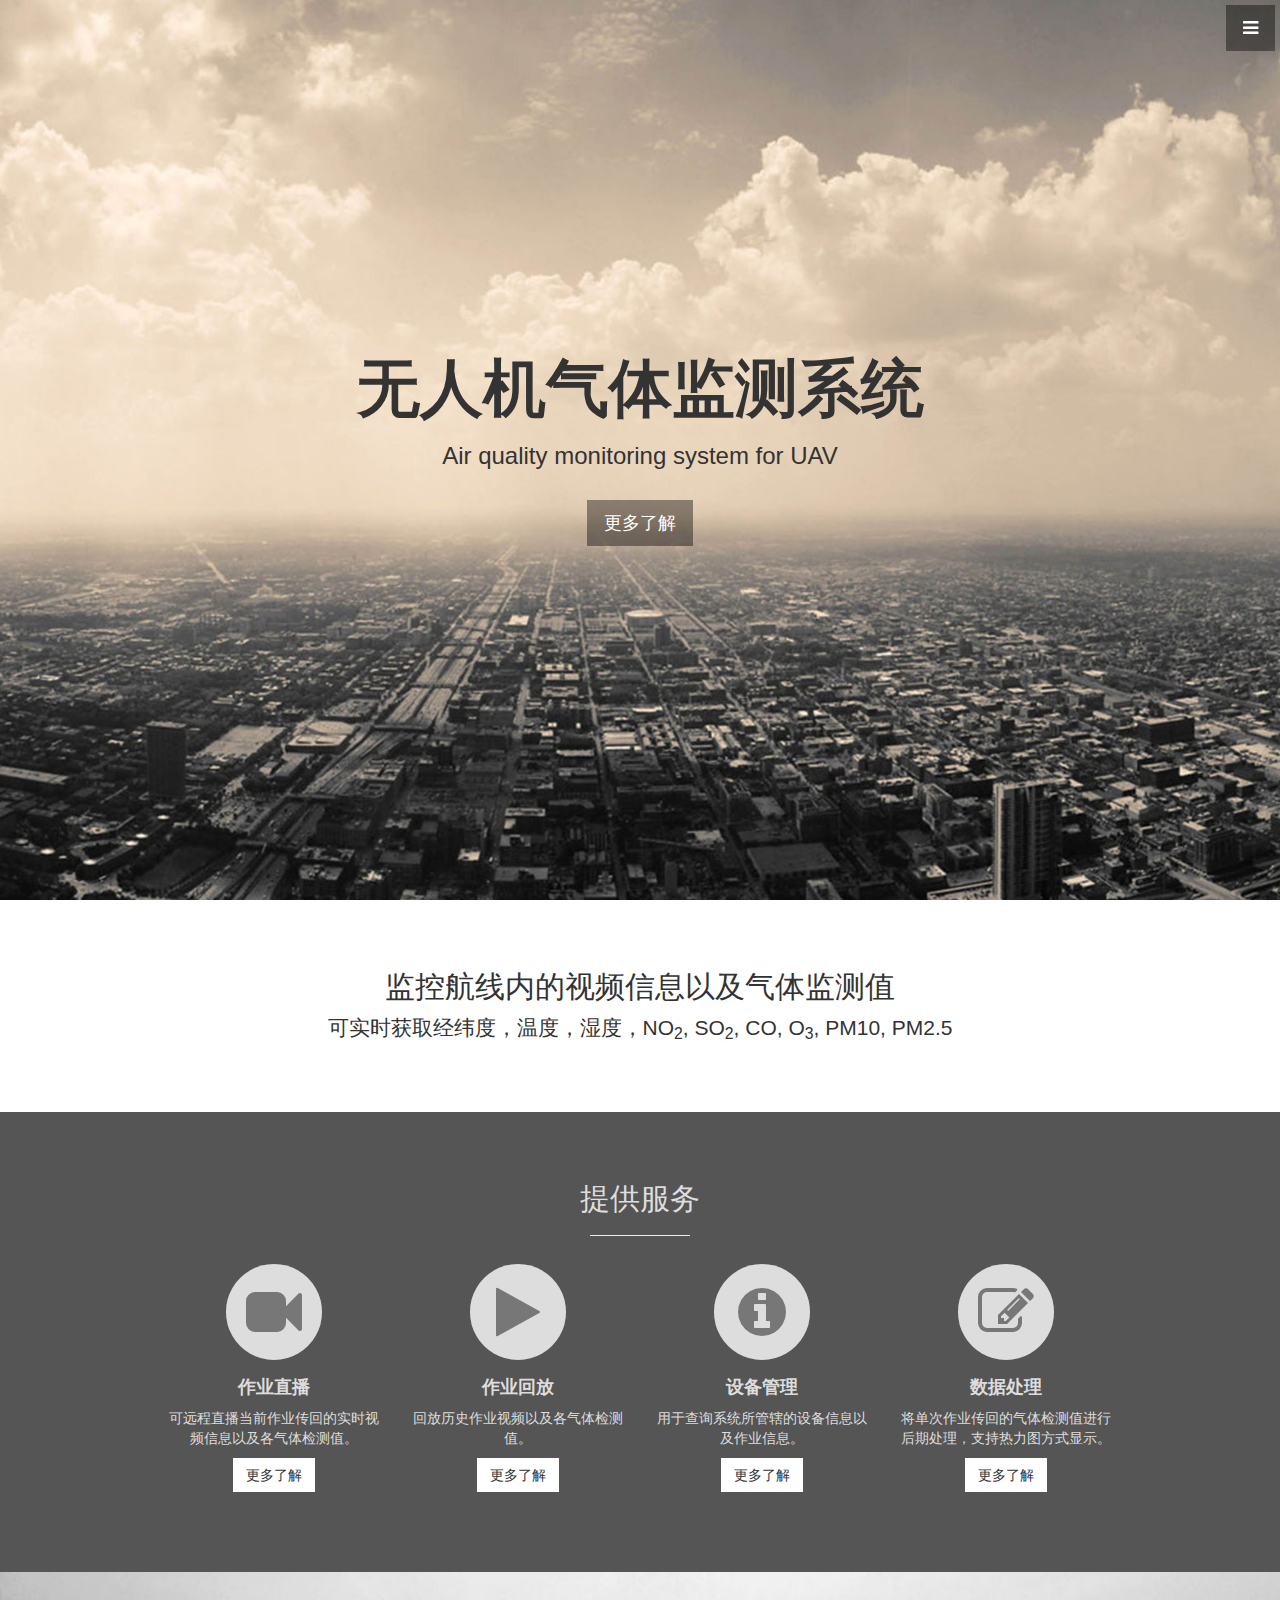
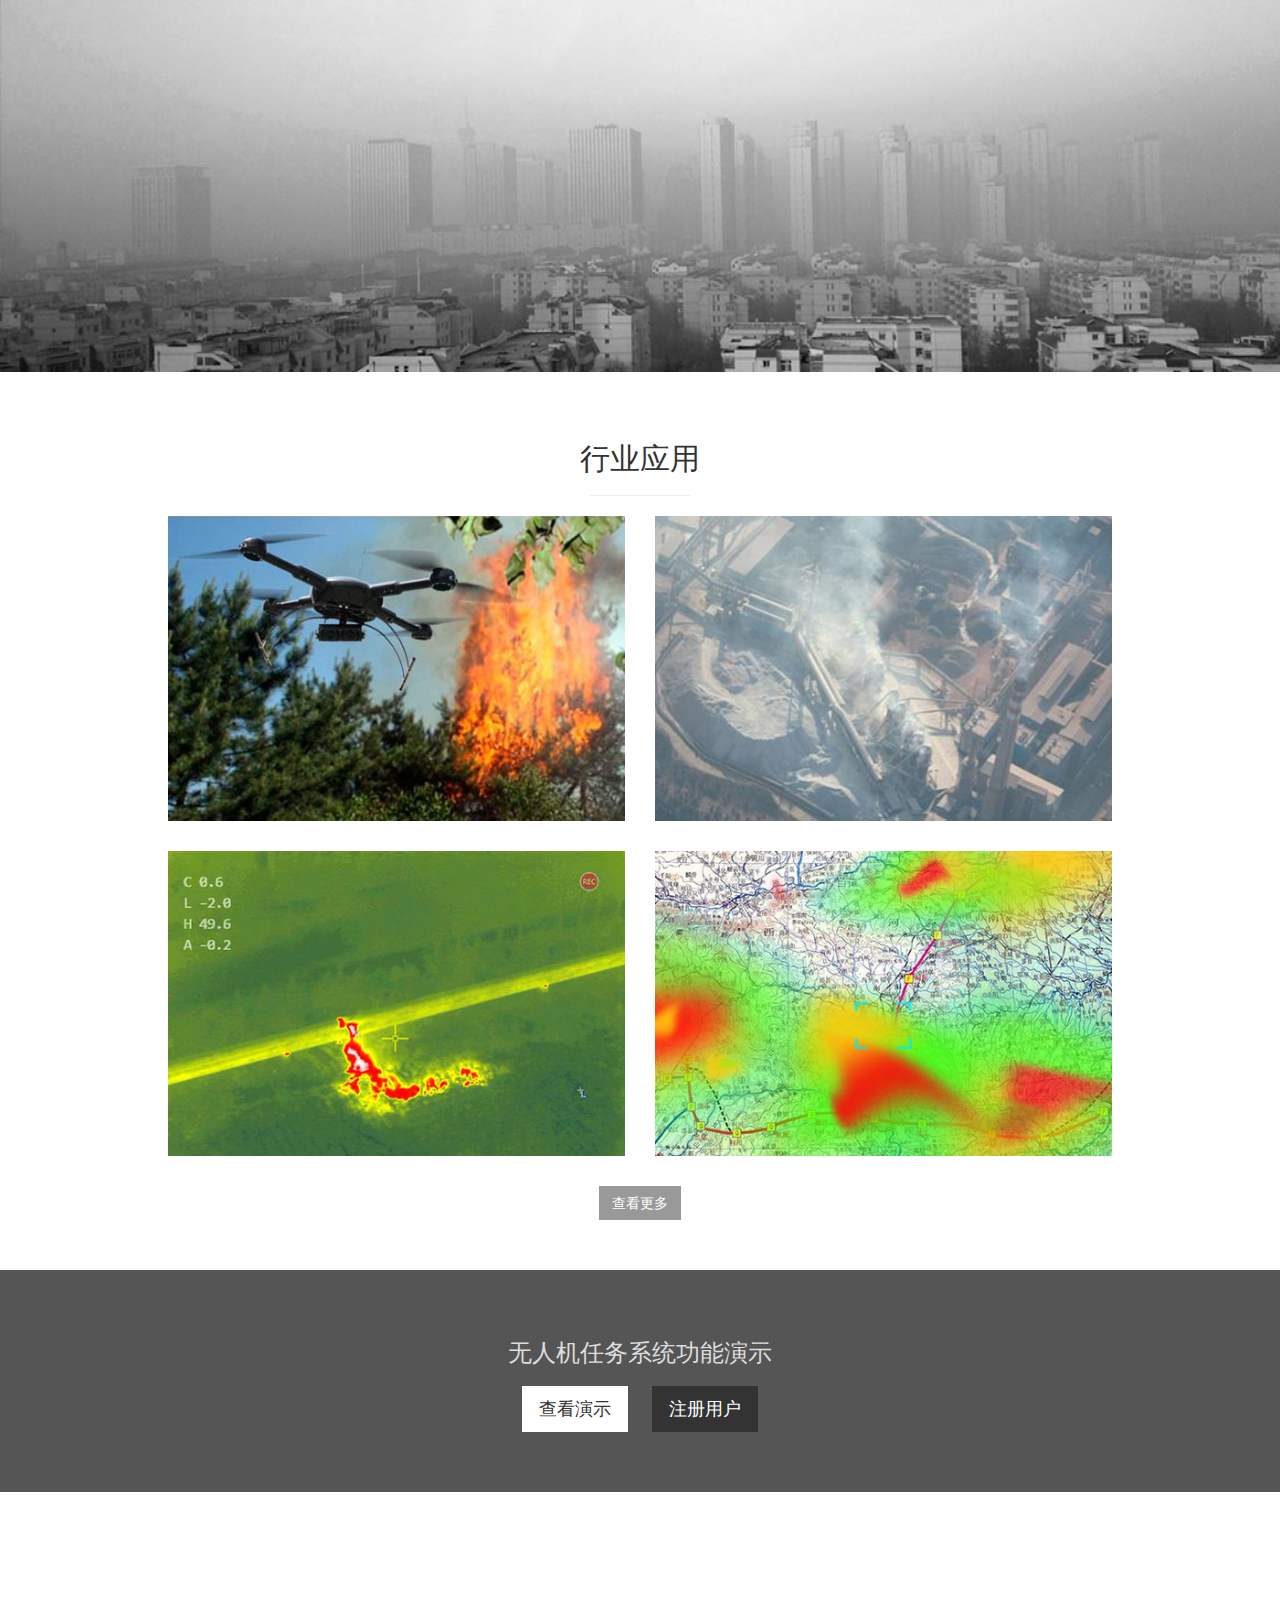
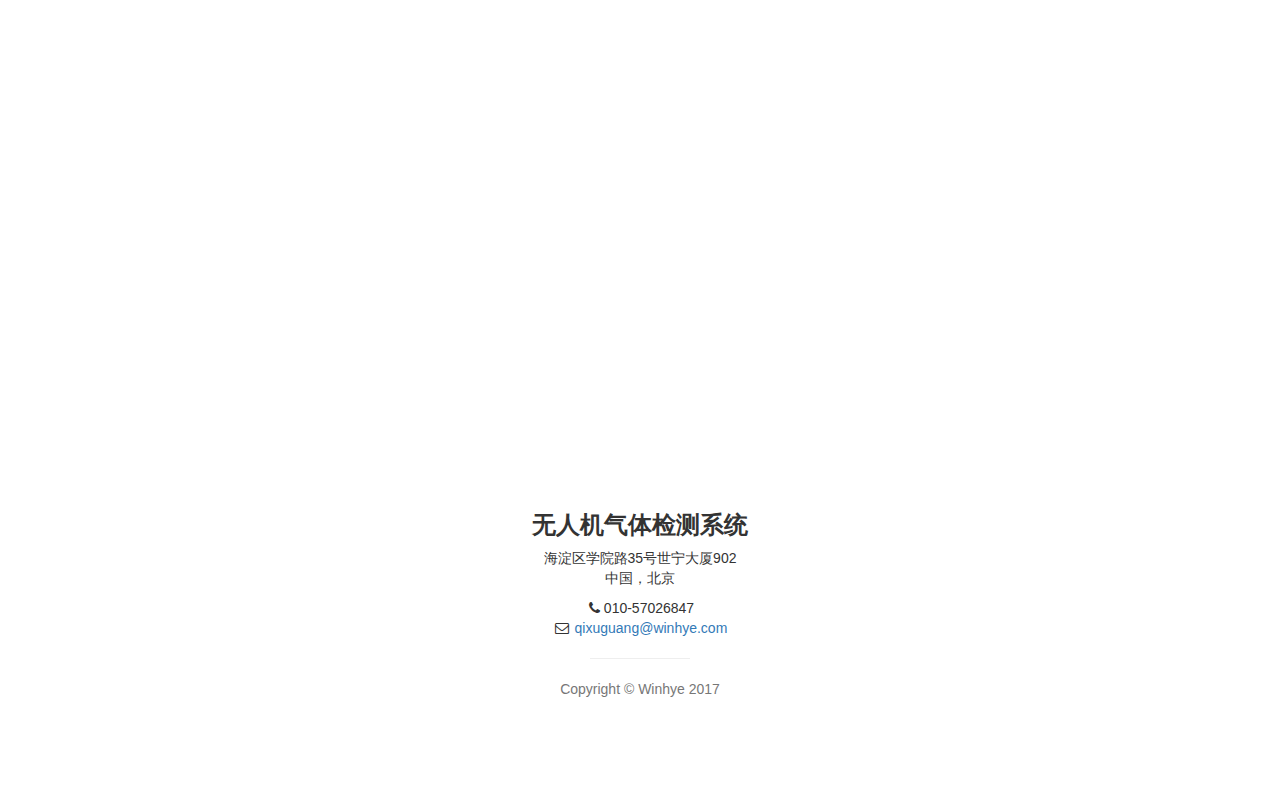
<file: app/static/index.html>
<!DOCTYPE html>
<html lang="zh_CN">

<head>
    <meta charset="utf-8">
    <meta http-equiv="X-UA-Compatible" content="IE=edge">
    <meta name="viewport" content="width=device-width, initial-scale=1">
    <meta name="author" content="helyao">
    <link rel="shortcut icon" type="image/x-icon" href="img/favicon.ico" >
    <script type="text/javascript" src="http://api.map.baidu.com/api?v=2.0&ak=uvgKc03uCSDsZXEdEjT1PaG4rPPVkm1W"></script>

    <style type="text/css">
        .bg-gray {
            color: #ddd;
            background-color: #555;
        }
        .text-gray {
            color: #777;
        }
    </style>
    <title>无人机气体监测</title>

    <link href="css/bootstrap.min.css" rel="stylesheet">
    <link href="css/stylish-portfolio.css" rel="stylesheet">

    <!-- Custom Fonts -->
    <link href="font-awesome/css/font-awesome.min.css" rel="stylesheet" type="text/css">
    <!--<link href="https://fonts.googleapis.com/css?family=Source+Sans+Pro:300,400,700,300italic,400italic,700italic" rel="stylesheet" type="text/css">-->

    <!-- HTML5 Shim and Respond.js IE8 support of HTML5 elements and media queries -->
    <!-- WARNING: Respond.js doesn't work if you view the page via file:// -->
    <!--[if lt IE 9]>
        <script src="https://oss.maxcdn.com/libs/html5shiv/3.7.0/html5shiv.js"></script>
        <script src="https://oss.maxcdn.com/libs/respond.js/1.4.2/respond.min.js"></script>
    <![endif]-->

</head>

<body>

    <!-- Navigation -->
    <a id="menu-toggle" href="#" class="btn btn-dark btn-lg toggle"><i class="fa fa-bars"></i></a>
    <nav id="sidebar-wrapper">
        <ul class="sidebar-nav">
            <a id="menu-close" href="#" class="btn btn-light btn-lg pull-right toggle"><i class="fa fa-times"></i></a>
            <li class="sidebar-brand">
                <a href="#top" onclick=$("#menu-close").click();>无人机气体监测</a>
            </li>
            <li>
                <a href="#top" onclick=$("#menu-close").click();>主页</a>
            </li>
            <li>
                <a href="#about" onclick=$("#menu-close").click();>说明</a>
            </li>
            <li>
                <a href="#services" onclick=$("#menu-close").click();>提供服务</a>
            </li>
            <li>
                <a href="#portfolio" onclick=$("#menu-close").click();>行业应用</a>
            </li>
            <li>
                <a href="#contact" onclick=$("#menu-close").click();>联系我们</a>
            </li>
        </ul>
    </nav>

    <!-- Header -->
    <header id="top" class="header">
        <div class="text-vertical-center">
            <h1> 无人机气体监测系统</h1>
            <h3>Air quality monitoring system for UAV</h3>
            <br>
            <a href="#about" class="btn btn-dark btn-lg">更多了解</a>
        </div>
    </header>

    <!-- About -->
    <section id="about" class="about">
        <div class="container">
            <div class="row">
                <div class="col-lg-12 text-center">
                    <h2>监控航线内的视频信息以及气体监测值</h2>
                    <p class="lead">可实时获取经纬度，温度，湿度，NO<sub>2</sub>, SO<sub>2</sub>, CO, O<sub>3</sub>, PM10, PM2.5</p>
                </div>
            </div>
            <!-- /.row -->
        </div>
        <!-- /.container -->
    </section>

    <!-- Services -->
    <!-- The circle icons use Font Awesome's stacked icon classes. For more information, visit http://fontawesome.io/examples/ -->
    <section id="services" class="services bg-gray">
        <div class="container">
            <div class="row text-center">
                <div class="col-lg-10 col-lg-offset-1">
                    <h2>提供服务</h2>
                    <hr class="small">
                    <div class="row">
                        <div class="col-md-3 col-sm-6">
                            <div class="service-item">
                                <span class="fa-stack fa-4x">
                                <i class="fa fa-circle fa-stack-2x"></i>
                                <i class="fa fa-video-camera fa-stack-1x text-gray"></i>
                            </span>
                                <h4>
                                    <strong>作业直播</strong>
                                </h4>
                                <p>可远程直播当前作业传回的实时视频信息以及各气体检测值。</p>
                                <a href="#" class="btn btn-light">更多了解</a>
                            </div>
                        </div>
                        <div class="col-md-3 col-sm-6">
                            <div class="service-item">
                                <span class="fa-stack fa-4x">
                                <i class="fa fa-circle fa-stack-2x"></i>
                                <i class="fa fa-play fa-stack-1x text-gray"></i>
                            </span>
                                <h4>
                                    <strong>作业回放</strong>
                                </h4>
                                <p>回放历史作业视频以及各气体检测值。</p>
                                <a href="#" class="btn btn-light">更多了解</a>
                            </div>
                        </div>
                        <div class="col-md-3 col-sm-6">
                            <div class="service-item">
                                <span class="fa-stack fa-4x">
                                <i class="fa fa-circle fa-stack-2x"></i>
                                <i class="fa fa-info-circle fa-stack-1x text-gray"></i>
                            </span>
                                <h4>
                                    <strong>设备管理</strong>
                                </h4>
                                <p>用于查询系统所管辖的设备信息以及作业信息。</p>
                                <a href="#" class="btn btn-light">更多了解</a>
                            </div>
                        </div>
                        <div class="col-md-3 col-sm-6">
                            <div class="service-item">
                                <span class="fa-stack fa-4x">
                                <i class="fa fa-circle fa-stack-2x"></i>
                                <i class="fa fa-pencil-square-o fa-stack-1x text-gray"></i>
                            </span>
                                <h4>
                                    <strong>数据处理</strong>
                                </h4>
                                <p>将单次作业传回的气体检测值进行后期处理，支持热力图方式显示。</p>
                                <a href="#" class="btn btn-light">更多了解</a>
                            </div>
                        </div>
                    </div>
                    <!-- /.row (nested) -->
                </div>
                <!-- /.col-lg-10 -->
            </div>
            <!-- /.row -->
        </div>
        <!-- /.container -->
    </section>

    <!-- Callout -->
    <aside class="callout">
        <div class="text-vertical-center">
            <h1></h1>
        </div>
    </aside>

    <!-- Portfolio -->
    <section id="portfolio" class="portfolio">
        <div class="container">
            <div class="row">
                <div class="col-lg-10 col-lg-offset-1 text-center">
                    <h2>行业应用</h2>
                    <hr class="small">
                    <div class="row">
                        <div class="col-md-6">
                            <div class="portfolio-item">
                                <a href="#">
                                    <img class="img-portfolio img-responsive" src="img/portfolio-1.jpg">
                                </a>
                            </div>
                        </div>
                        <div class="col-md-6">
                            <div class="portfolio-item">
                                <a href="#">
                                    <img class="img-portfolio img-responsive" src="img/portfolio-2.jpg">
                                </a>
                            </div>
                        </div>
                        <div class="col-md-6">
                            <div class="portfolio-item">
                                <a href="#">
                                    <img class="img-portfolio img-responsive" src="img/portfolio-3.jpg">
                                </a>
                            </div>
                        </div>
                        <div class="col-md-6">
                            <div class="portfolio-item">
                                <a href="#">
                                    <img class="img-portfolio img-responsive" src="img/portfolio-4.jpg">
                                </a>
                            </div>
                        </div>
                    </div>
                    <!-- /.row (nested) -->
                    <a href="#" class="btn btn-dark">查看更多</a>
                </div>
                <!-- /.col-lg-10 -->
            </div>
            <!-- /.row -->
        </div>
        <!-- /.container -->
    </section>

    <!-- Call to Action -->
    <aside class="call-to-action bg-gray">
        <div class="container">
            <div class="row">
                <div class="col-lg-12 text-center">
                    <h3>无人机任务系统功能演示</h3>
                    <a href="task.html" class="btn btn-lg btn-light">查看演示</a>
                    <a href="#" class="btn btn-lg btn-dark">注册用户</a>
                </div>
            </div>
        </div>
    </aside>

    <!-- Map -->
    <section id="contact" class="map"></section>

    <!-- Footer -->
    <footer>
        <div class="container">
            <div class="row">
                <div class="col-lg-10 col-lg-offset-1 text-center">
                    <h3><strong>无人机气体检测系统</strong>
                    </h3>
                    <p>海淀区学院路35号世宁大厦902
                        <br>中国，北京</p>
                    <ul class="list-unstyled">
                        <li><i class="fa fa-phone fa-fw"></i>010-57026847</li>
                        <li><i class="fa fa-envelope-o fa-fw"></i> <a href="mailto:qixuguang@winhye.com">qixuguang@winhye.com</a>
                        </li>
                    </ul>
                    <hr class="small">
                    <p class="text-muted">Copyright &copy; Winhye 2017</p>
                </div>
            </div>
        </div>
        <a id="to-top" href="#top" class="btn btn-dark btn-lg"><i class="fa fa-chevron-up fa-fw fa-1x"></i></a>
    </footer>

    <!-- jQuery -->
    <script src="js/jquery.js"></script>

    <!-- Bootstrap Core JavaScript -->
    <script src="js/bootstrap.min.js"></script>

    <!-- Baidu Map JavaScript -->
    <script src="js/bmap.js"></script>

    <!-- Custom Theme JavaScript -->
    <script>
    // Closes the sidebar menu
    $("#menu-close").click(function(e) {
        e.preventDefault();
        $("#sidebar-wrapper").toggleClass("active");
    });
    // Opens the sidebar menu
    $("#menu-toggle").click(function(e) {
        e.preventDefault();
        $("#sidebar-wrapper").toggleClass("active");
    });
    // Scrolls to the selected menu item on the page
    $(function() {
        $('a[href*=#]:not([href=#],[data-toggle],[data-target],[data-slide])').click(function() {
            if (location.pathname.replace(/^\//, '') == this.pathname.replace(/^\//, '') || location.hostname == this.hostname) {
                var target = $(this.hash);
                target = target.length ? target : $('[name=' + this.hash.slice(1) + ']');
                if (target.length) {
                    $('html,body').animate({
                        scrollTop: target.offset().top
                    }, 1000);
                    return false;
                }
            }
        });
    });
    //#to-top button appears after scrolling
    var fixed = false;
    $(document).scroll(function() {
        if ($(this).scrollTop() > 250) {
            if (!fixed) {
                fixed = true;
                // $('#to-top').css({position:'fixed', display:'block'});
                $('#to-top').show("slow", function() {
                    $('#to-top').css({
                        position: 'fixed',
                        display: 'block'
                    });
                });
            }
        } else {
            if (fixed) {
                fixed = false;
                $('#to-top').hide("slow", function() {
                    $('#to-top').css({
                        display: 'none'
                    });
                });
            }
        }
    });
    </script>

</body>

</html>
</file>
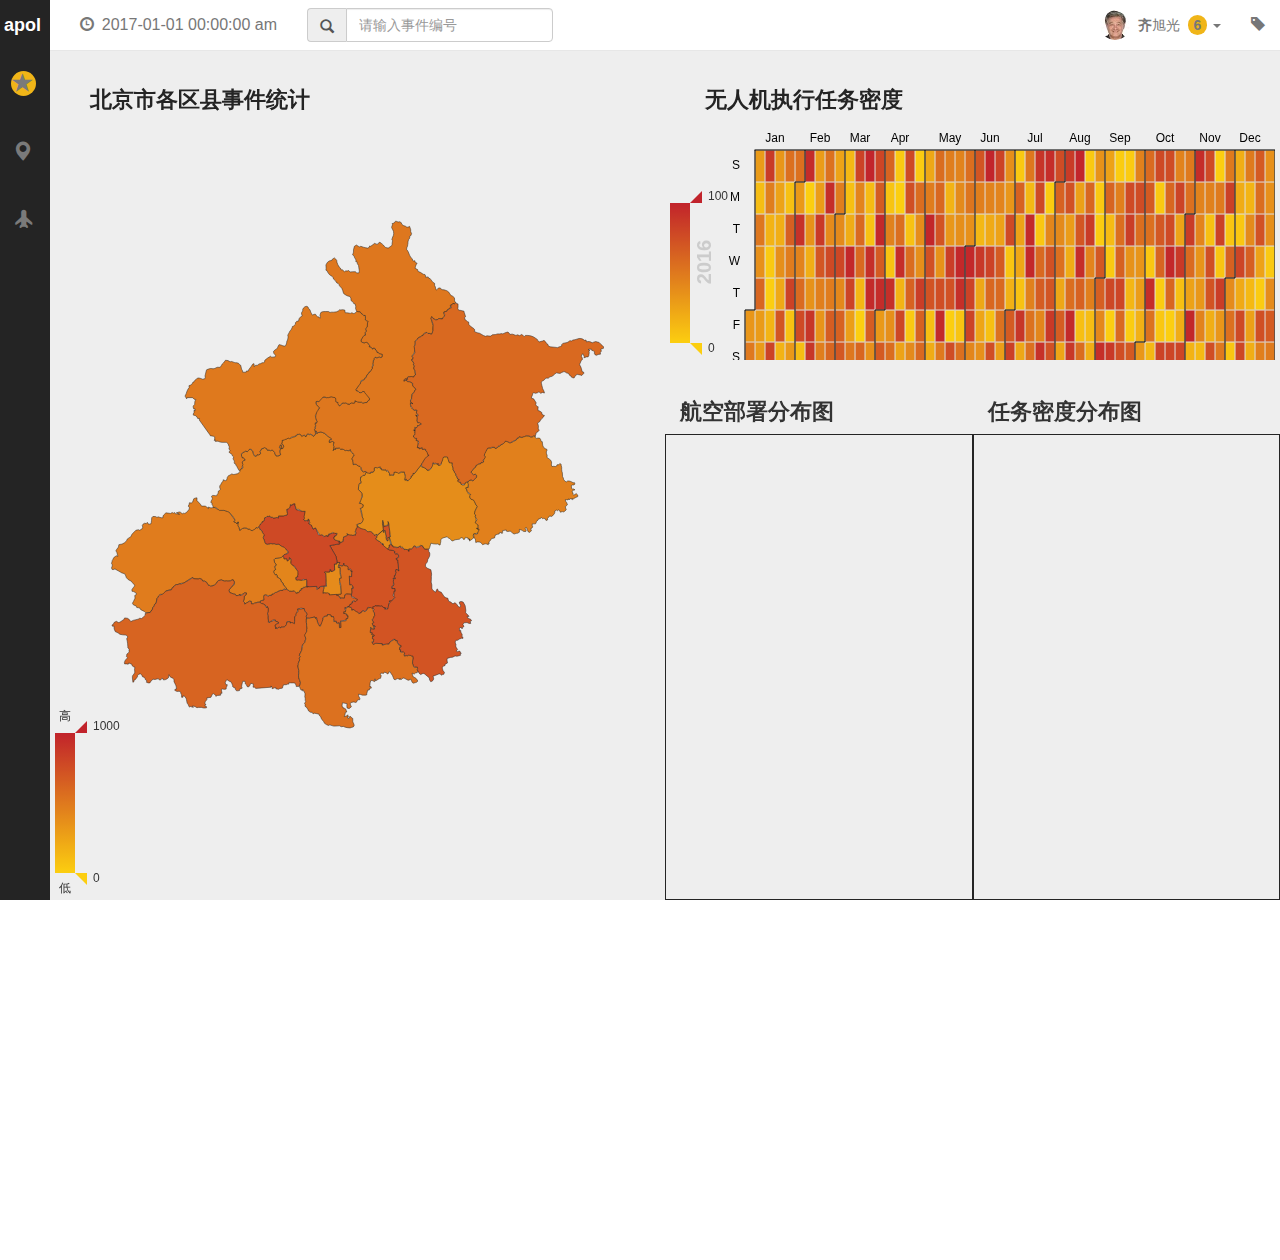
<file: app/static2/index.html>
<!DOCTYPE html>
<html lang="zh_CN">

<head>
    <meta charset="utf-8">
    <meta http-equiv="X-UA-Compatible" content="IE=edge">
    <meta name="viewport" content="width=device-width, initial-scale=1">
    <link rel="shortcut icon" type="image/x-icon" href="image/favicon.ico" >

    <title>Apollo &mdash; 无人机任务系统</title>

    <link href="css/bootstrap.min.css" rel="stylesheet">
    <style type="text/css">
        .anchorBL {
            display:none;
        }
        html {
            height: 100%;
        }
        body {
            overflow-x: hidden;
            overflow-y: hidden;
            height: 100%;
        }
        #sidebar {
            position: fixed;
            z-index: 0;
            left: 0;
            top: 0;
            bottom: 0;
            width: 180px;
            height: 100%;
            background-color: #242424;
            color: #aaaaaa;
            -webkit-transition: all 0.5s ease;
            -moz-transition: all 0.5s ease;
            -o-transition: all 0.5s ease;
            transition: all 0.5s ease;
        }
        .scroll-div {
            position: relative;
            overflow: hidden;
            width: auto;
            height: 100%;
        }
        .logo {
            margin-left: -5px;
            width: 55px;
            height: 50px;
            line-height: 50px;
            text-align: center;
            vertical-align: middle;
            font-weight: 700;
            font-size: 18px;
            -webkit-transition: all 0.5s ease;
            -moz-transition: all 0.5s ease;
            -o-transition: all 0.5s ease;
            transition: all 0.5s ease;
        }
        #sidebar.menu-toggled .logo {
            width: 185px;
        }
        .logo a {
            color: white;
            text-decoration:none
            cursor: pointer;
        }
        .menu {
            margin-left: -5px;
            letter-spacing: 3px;
            font-size: 18px;
        }
        .menu li {
            line-height: 48px;
        }
        .menu li a {
            font-weight: 500;
            color: #7a7a7a;
            cursor: pointer;
        }
        .menu li a:hover {
            background-color: black;
        }
        .menu li a span.glyphicon {
            display: inline-block;
            border-radius: 50%;
            font-weight: 700;
            text-align: center;
            width: 1.4em;
            height: 1.4em;
            padding-left: 0.12em;
            padding-top: 0.12em;
        }
        .menu li.active a.collapse {
            color: #f0b518;
        }
        .menu li.active a.collapse span.glyphicon {
            color: #7a7a7a;
            background-color: #f0b518;
        }
        .dropdown-menu-custom {
            color: #7a7a7a;
            background-color: #313131;
            line-height: 32px;
            font-size: 16px;
            font-weight: 500;
            padding-left: 0;
            display: none;
            -webkit-transition: all 0.5s ease;
            -moz-transition: all 0.5s ease;
            -o-transition: all 0.5s ease;
            transition: all 0.5s ease;
        }
        #sidebar.menu-toggled .menu li.active .dropdown-menu-custom {
            display: block;
        }
        .dropdown-menu-custom li {
            display: inline-block;
        }
        .dropdown-menu-custom li a {
            padding: 8px 40px 8px 57px;
            text-decoration:none;
            cursor: pointer;
        }
        .dropdown-menu-custom li a:hover {
            color: white;
        }
        .item a {
            color: white !important;
        }
        .dropdown-menu-custom li a:hover .dropdown-menu-custom li{
            background-color: #313131;
        }
        .page-control {
            background-color: #ffffff;
            position: absolute;
            z-index: 1;
            margin-left: 50px;
            -webkit-transition: all 0.5s ease;
            -moz-transition: all 0.5s ease;
            -o-transition: all 0.5s ease;
            transition: all 0.5s ease;
        }
        .page-control.menu-toggled {
            margin-left: 180px;
            margin-right: -130px;
        }
        .page-control.list-toggled, #contain.list-toggled {
            /*margin-left: -190px;*/
            /*margin-right: 240px;*/
        }
        .time {
            font-size: 16px;
        }
        .avatar {
            margin-top: -5px;
        }
        .circle {
            display: inline-block;
            border-radius: 50%;
            background-color: #f0b518;
            font-weight: 700;
            text-align: center;
            width: 1.4em;
            height: 1.4em;
        }
        .new-message {
            display: block;
            background: red;
            border-radius: 50%;
            width: 0.4em;
            height: 0.4em;
            top: 0;
            right: -0.2em;
            position: absolute;
        }
        #contain {
            position: relative;
            padding: 0;
            z-index: 0;
            margin-left: 50px;
            height: 100%;
            background-color: #eeeeee;
            -webkit-transition: all 0.5s ease;
            -moz-transition: all 0.5s ease;
            -o-transition: all 0.5s ease;
            transition: all 0.5s ease;
        }
        #contain.menu-toggled {
            margin-left: 180px;
            margin-right: -130px;
        }
        #list {
            position: fixed;
            z-index: 0;
            right: -240px;
            top: 0;
            bottom: 0;
            width: 240px;
            height: 100%;
            margin-right: 0;
            background-color: #242424;
            color: #aaaaaa;
            -webkit-transition: all 0.5s ease;
            -moz-transition: all 0.5s ease;
            -o-transition: all 0.5s ease;
            transition: all 0.5s ease;
        }
        #list.list-toggled {
            right: 0;
        }
        @font-face {
            font-family: 'Glyphicons Halflings';
            src: url('font/glyphicons-halflings-regular.eot');
            src: url('font/glyphicons-halflings-regular.eot?#iefix') format('embedded-opentype'), url('font/glyphicons-halflings-regular.woff') format('woff'), url('font/glyphicons-halflings-regular.ttf') format('truetype'), url('font/glyphicons-halflings-regular.svg#glyphicons-halflingsregular') format('svg');
        }
        .height-full {
            height: 100%;
            padding: 0;
            -webkit-transition: all 0.5s ease;
            -moz-transition: all 0.5s ease;
            -o-transition: all 0.5s ease;
            transition: all 0.5s ease;
        }
        #event-map {
            margin-top: 50px;
            width: 100%;
            height: calc(100% - 50px);
        }
        #task-calendar {
            padding-right: 5px;
            margin-top: 50px;
            width: 100%;
            height: calc(40% - 50px);
        }
        #load-heatmap, #task-heatmap {
            width: 100%;
            height: 60%;
        }
        .sub-title {
            font-size: 22px;
            font-weight: bolder;
            padding-left: 5%;
            padding-top: 20px;
        }
        #load-heatmap-bmap, #task-heatmap-bmap {
            width: 100%;
            padding-right: 5px;
            height: calc(100% - 74px);
            border: 1px solid #242424;
        }
    </style>

    <script type="text/javascript" src="http://api.map.baidu.com/api?v=2.0&ak=uvgKc03uCSDsZXEdEjT1PaG4rPPVkm1W"></script>
    <script type="text/javascript" src="js/Heatmap_min.js"></script>

    <!--[if lt IE 9]>
        <script src="https://oss.maxcdn.com/libs/html5shiv/3.7.0/html5shiv.js"></script>
        <script src="https://oss.maxcdn.com/libs/respond.js/1.4.2/respond.min.js"></script>
    <![endif]-->
</head>

<body>
    <nav id="sidebar" role="navigation">
        <div class="scroll-div">
            <div class="sidebar-content">
                <header class="logo hidden-xs">
                    <a href="#">apol</a>
                </header>
                <ul class="menu nav navbar">
                    <li class="active">
                        <a class="collapse dropdown dropdown-toggle">
                            <span class="glyphicon glyphicon-star"></span>
                            &nbsp;统计信息
                            <span class="caret"></span>
                        </a>
                        <ul class="dropdown-menu-custom">
                            <li class="item">
                                <a>&nbsp;信息统计</a>
                            </li>
                            <li>
                                <a>&nbsp;区域查询</a>
                            </li>
                            <li>
                                <a>&nbsp;事件查询</a>
                            </li>
                            <li>
                                <a>&nbsp;任务查询</a>
                            </li>
                        </ul>
                    </li>
                    <li>
                       <a class="collapse">
                           <span class="glyphicon glyphicon-map-marker"></span>
                           &nbsp;任务规划
                       </a>
                    </li>
                    <li>
                        <a class="collapse">
                            <span class="glyphicon glyphicon-plane"></span>
                            &nbsp;航空部署
                        </a>
                    </li>
                </ul>
            </div>
        </div>
    </nav>
    <nav id="title" class="page-control navbar navbar-default navbar-fixed-top" role="navigation">
        <div class="container-fluid">
            <div class="navbar-header">
                <ul class="nav navbar-nav">
                    <li>
                        <a>
                            <span class="glyphicon glyphicon-time" aria-hidden="true"></span>
                            &nbsp;<span class="time">2017-01-01 00:00:00 am</span>
                        </a>
                    </li>
                </ul>
            </div>
            <div class="collapse navbar-collapse">
                <form class="navbar-form navbar-left" role="search">
                    <div class="form-group">
                        <div class="input-group">
                            <span class="input-group-addon">
                                <span class="glyphicon glyphicon-search"></span>
                            </span>
                            <input class="form-control" type="text" placeholder="请输入事件编号">
                        </div>
                    </div>
                </form>
                <ul class="nav navbar-nav navbar-right">
                    <li class="dropdown">
                        <a href="#" class="dropdown-toggle" data-toggle="dropdown" role="button" aria-haspopup="true" aria-expanded="false">
                            <span class="avatar pull-left">
                                <img class="img-circle" src="image/user.jpg">
                            </span>
                            &nbsp; <strong>齐</strong>旭光&nbsp;
                            <span class="circle">6</span>
                            <span class="caret"></span>
                        </a>
                        <ul class="dropdown-menu">
                            <li>
                                <a href="#">
                                    <span class="glyphicon glyphicon-user"></span>
                                    &nbsp; 我的账号
                                </a>
                            </li>
                            <li role="separator" class="divider"></li>
                            <li>
                                <a href="#">
                                    <span class="glyphicon glyphicon-inbox">
                                        <i class="new-message"></i>
                                    </span>
                                    &nbsp; 我的消息
                                </a>
                            </li>
                            <li role="separator" class="divider"></li>
                            <li>
                                <a href="#">
                                    <span class="glyphicon glyphicon-log-out"></span>
                                    &nbsp; 退出
                                </a>
                            </li>
                        </ul>
                    </li>
                    <li>
                        <a id="btn-list">
                            <span class="glyphicon glyphicon-tag"></span>
                        </a>
                    </li>
                </ul>
            </div>
        </div>
    </nav>
    <div id="contain" class="container-fluid">
        <div class="col-md-6 height-full">
            <div id="event-map"></div>
        </div>
        <div class="col-md-6 height-full">
            <div id="task-calendar"></div>
            <div class="col-md-6 height-full">
                <div id="load-heatmap">
                    <h2 class="sub-title">航空部署分布图</h2>
                    <div id="load-heatmap-bmap"></div>
                </div>
            </div>
            <div class="col-md-6 height-full">
                <div id="task-heatmap">
                    <h2 class="sub-title">任务密度分布图</h2>
                    <div id="task-heatmap-bmap"></div>
                </div>
            </div>
        </div>
    </div>
    <nav id="list" role="navigation" class="navbar navbar-right">
    </nav>

<script type="application/javascript" src="js/jquery-3.2.1.min.js"></script>
<script type="application/javascript" src="js/bootstrap.min.js"></script>
<script type="application/javascript" src="js/moment.min.js"></script>
<script type="application/javascript" src="js/echarts.min.js"></script>
<script type="application/javascript" src="theme/infographic.js"></script>
<script type="application/javascript" src="map/beijing.js"></script>
<script>
    window.onload = function () {
        setInterval("$('.time')[0].innerHTML = '&nbsp;' + moment().format('YYYY-MM-DD hh:mm:ss a')",1000);
    };

    function spreadMenu() {
        $("#title").toggleClass("menu-toggled");
        $("#sidebar").toggleClass("menu-toggled");
        $("#contain").toggleClass("menu-toggled");
        // close list sidebar
        $("#title").removeClass("list-toggled");
        $("#contain").removeClass("list-toggled");
        $("#list").removeClass("list-toggled");
    }
    $("#sidebar").mouseover(spreadMenu);
    $("#sidebar").mouseout(spreadMenu);

    function spreadList() {
        $("#title").toggleClass("list-toggled");
        $("#contain").toggleClass("list-toggled");
        $("#list").toggleClass("list-toggled");
    }
    $("#btn-list").click(spreadList);

    function selectMenu() {
        $(".menu li").removeClass("active");
        $(this).parent().toggleClass("active");
    }
    $(".menu li a.collapse").click(selectMenu);

    function selectItem() {
        $(".dropdown-menu-custom li").removeClass("item");
        $(this).parent().toggleClass("item");
    }
    $(".dropdown-menu-custom li a").click(selectItem);

    $.get('map/beijing.json', function (geoJson) {
        echarts.registerMap('beijing', geoJson);
        var eventMapChart = echarts.init(document.getElementById('event-map'), "infographic");
        eventMapChart.setOption(option = {
            title: {
                text: "北京市各区县事件统计",
                textStyle: {
                    color: '#242424',
                    fontWeight: 'bolder',
                    fontSize: 22
                },
                padding: 40
            },
            tooltip: {
                trigger: 'item'
            },
            visualMap: {
                min: 0,
                max: 1000,
                left: 'left',
                top: 'bottom',
                text: ['高', '低'], // 文本，默认为数值文本
                calculable: true
            },
            series: [{
                name: '事件热度',
                type: 'map',
                map: 'beijing',
                itemStyle: {
                    normal: {
                        borderColor: '#242424'
                    },
                    emphasis: {
                        areaColor: '#f0b518',
                        borderWidth: 1
                    }
                },
                data: [
                    {name: '东城区', value: 300 + Math.round(Math.random()*500)},
                    {name: '西城区', value: 300 + Math.round(Math.random()*500)},
                    {name: '海淀区', value: 300 + Math.round(Math.random()*500)},
                    {name: '朝阳区', value: 300 + Math.round(Math.random()*500)},
                    {name: '丰台区', value: 300 + Math.round(Math.random()*500)},
                    {name: '昌平区', value: 300 + Math.round(Math.random()*500)},
                    {name: '顺义区', value: 300 + Math.round(Math.random()*500)},
                    {name: '通州区', value: 300 + Math.round(Math.random()*500)},
                    {name: '石景山区', value: 300 + Math.round(Math.random()*500)},
                    {name: '门头沟区', value: 300 + Math.round(Math.random()*500)},
                    {name: '大兴区', value: 300 + Math.round(Math.random()*500)},
                    {name: '房山区', value: 300 + Math.round(Math.random()*500)},
                    {name: '延庆县', value: 300 + Math.round(Math.random()*500)},
                    {name: '怀柔区', value: 300 + Math.round(Math.random()*500)},
                    {name: '密云县', value: 300 + Math.round(Math.random()*500)},
                    {name: '平谷区', value: 300 + Math.round(Math.random()*500)}
                ]
            }]
        });
    });

    function getVirtulData(year) {
        year = year || '2017';
        var date = +echarts.number.parseDate(year + '-01-01');
        var end = +echarts.number.parseDate((+year + 1) + '-01-01');
        var dayTime = 3600 * 24 * 1000;
        var data = [];
        for (var time = date; time < end; time += dayTime) {
            data.push([
                echarts.format.formatTime('yyyy-MM-dd', time),
                Math.floor(Math.random() * 100)
            ]);
        }
        return data;
    }

    var taskCalendarChart = echarts.init(document.getElementById('task-calendar'), "infographic");
    taskCalendarChart.setOption(option = {
        title: {
            text: "无人机执行任务密度",
            textStyle: {
                color: '#242424',
                fontWeight: 'bolder',
                fontSize: 22
            },
            padding: 40
        },
        tooltip: {
            position: 'bottom'
        },
        visualMap: {
            min: 0,
            max: 100,
            calculable: true,
            orient: 'vertical',
            align: 'left',
            top: 'bottom'
        },
        calendar: [
        {
            range: '2016',
            cellSize: ['auto', 32],
            top: 100
        }],
        series: [{
            type: 'heatmap',
            coordinateSystem: 'calendar',
            calendarIndex: 0,
            data: getVirtulData(2016)
        }]
    });

    loadHeatMap = new BMap.Map("load-heatmap-bmap");
    loadHeatMap.centerAndZoom(new BMap.Point(116.418261, 39.921984),15);
    loadHeatMap.setMapStyle({style:'googlelite'});
    loadHeatMap.enableScrollWheelZoom();
    loadHeatMap.enableKeyboard();
    loadHeatMap.enableDragging();
    loadHeatMap.enableDoubleClickZoom();

    var points =[
        {"lng":116.418261,"lat":39.921984,"count":50},
        {"lng":116.423332,"lat":39.916532,"count":51},
        {"lng":116.419787,"lat":39.930658,"count":15},
        {"lng":116.418455,"lat":39.920921,"count":40},
        {"lng":116.418843,"lat":39.915516,"count":100},
        {"lng":116.42546,"lat":39.918503,"count":6},
        {"lng":116.423289,"lat":39.919989,"count":18},
        {"lng":116.418162,"lat":39.915051,"count":80},
        {"lng":116.422039,"lat":39.91782,"count":11},
        {"lng":116.41387,"lat":39.917253,"count":7},
        {"lng":116.41773,"lat":39.919426,"count":42},
        {"lng":116.421107,"lat":39.916445,"count":4},
        {"lng":116.417521,"lat":39.917943,"count":27},
        {"lng":116.419812,"lat":39.920836,"count":23},
        {"lng":116.420682,"lat":39.91463,"count":60},
        {"lng":116.415424,"lat":39.924675,"count":8},
        {"lng":116.419242,"lat":39.914509,"count":15},
        {"lng":116.422766,"lat":39.921408,"count":25},
        {"lng":116.421674,"lat":39.924396,"count":21},
        {"lng":116.427268,"lat":39.92267,"count":1},
        {"lng":116.417721,"lat":39.920034,"count":51},
        {"lng":116.412456,"lat":39.92667,"count":7},
        {"lng":116.420432,"lat":39.919114,"count":11},
        {"lng":116.425013,"lat":39.921611,"count":35},
        {"lng":116.418733,"lat":39.931037,"count":22},
        {"lng":116.419336,"lat":39.931134,"count":4},
        {"lng":116.413557,"lat":39.923254,"count":5},
        {"lng":116.418367,"lat":39.92943,"count":3},
        {"lng":116.424312,"lat":39.919621,"count":100},
        {"lng":116.423874,"lat":39.919447,"count":87},
        {"lng":116.424225,"lat":39.923091,"count":32},
        {"lng":116.417801,"lat":39.921854,"count":44},
        {"lng":116.417129,"lat":39.928227,"count":21},
        {"lng":116.426426,"lat":39.922286,"count":80},
        {"lng":116.421597,"lat":39.91948,"count":32},
        {"lng":116.423895,"lat":39.920787,"count":26},
        {"lng":116.423563,"lat":39.921197,"count":17},
        {"lng":116.417982,"lat":39.922547,"count":17},
        {"lng":116.426126,"lat":39.921938,"count":25},
        {"lng":116.42326,"lat":39.915782,"count":100},
        {"lng":116.419239,"lat":39.916759,"count":39},
        {"lng":116.417185,"lat":39.929123,"count":11},
        {"lng":116.417237,"lat":39.927518,"count":9},
        {"lng":116.417784,"lat":39.915754,"count":47},
        {"lng":116.420193,"lat":39.917061,"count":52},
        {"lng":116.422735,"lat":39.915619,"count":100},
        {"lng":116.418495,"lat":39.915958,"count":46},
        {"lng":116.416292,"lat":39.931166,"count":9},
        {"lng":116.419916,"lat":39.924055,"count":8},
        {"lng":116.42189,"lat":39.921308,"count":11},
        {"lng":116.413765,"lat":39.929376,"count":3},
        {"lng":116.418232,"lat":39.920348,"count":50},
        {"lng":116.417554,"lat":39.930511,"count":15},
        {"lng":116.418568,"lat":39.918161,"count":23},
        {"lng":116.413461,"lat":39.926306,"count":3},
        {"lng":116.42232,"lat":39.92161,"count":13},
        {"lng":116.4174,"lat":39.928616,"count":6},
        {"lng":116.424679,"lat":39.915499,"count":21},
        {"lng":116.42171,"lat":39.915738,"count":29},
        {"lng":116.417836,"lat":39.916998,"count":99},
        {"lng":116.420755,"lat":39.928001,"count":10},
        {"lng":116.414077,"lat":39.930655,"count":14},
        {"lng":116.426092,"lat":39.922995,"count":16},
        {"lng":116.41535,"lat":39.931054,"count":15},
        {"lng":116.413022,"lat":39.921895,"count":13},
        {"lng":116.415551,"lat":39.913373,"count":17},
        {"lng":116.421191,"lat":39.926572,"count":1},
        {"lng":116.419612,"lat":39.917119,"count":9},
        {"lng":116.418237,"lat":39.921337,"count":54},
        {"lng":116.423776,"lat":39.921919,"count":26},
        {"lng":116.417694,"lat":39.92536,"count":17},
        {"lng":116.415377,"lat":39.914137,"count":19},
        {"lng":116.417434,"lat":39.914394,"count":43},
        {"lng":116.42588,"lat":39.922622,"count":27},
        {"lng":116.418345,"lat":39.919467,"count":8},
        {"lng":116.426883,"lat":39.917171,"count":3},
        {"lng":116.423877,"lat":39.916659,"count":34},
        {"lng":116.415712,"lat":39.915613,"count":14},
        {"lng":116.419869,"lat":39.931416,"count":12},
        {"lng":116.416956,"lat":39.925377,"count":11},
        {"lng":116.42066,"lat":39.925017,"count":38},
        {"lng":116.416244,"lat":39.920215,"count":91},
        {"lng":116.41929,"lat":39.915908,"count":54},
        {"lng":116.422116,"lat":39.919658,"count":21},
        {"lng":116.4183,"lat":39.925015,"count":15},
        {"lng":116.421969,"lat":39.913527,"count":3},
        {"lng":116.422936,"lat":39.921854,"count":24},
        {"lng":116.41905,"lat":39.929217,"count":12},
        {"lng":116.424579,"lat":39.914987,"count":57},
        {"lng":116.42076,"lat":39.915251,"count":70},
        {"lng":116.425867,"lat":39.918989,"count":8}];

    loadHeatmapOverlay = new BMapLib.HeatmapOverlay({
        "radius": 20,
        "gradient": {
            .2:'rgb(255, 215, 19)',
            .5:'rgb(231, 91, 38)',
            .8:'rgb(214, 44, 46)'
        }
    });
    loadHeatMap.addOverlay(loadHeatmapOverlay);
    loadHeatmapOverlay.setDataSet({
        data: points,
        max: 100
    });

    taskHeatMap = new BMap.Map("task-heatmap-bmap");
    taskHeatMap.centerAndZoom(new BMap.Point(116.418261, 39.921984),15);
    taskHeatMap.setMapStyle({style:'googlelite'});
    taskHeatMap.enableScrollWheelZoom();
    taskHeatMap.enableKeyboard();
    taskHeatMap.enableDragging();
    taskHeatMap.enableDoubleClickZoom();
    taskHeatmapOverlay = new BMapLib.HeatmapOverlay({
        "radius": 20,
        "gradient": {
            .2:'rgb(255, 215, 19)',
            .5:'rgb(231, 91, 38)',
            .8:'rgb(214, 44, 46)'
        }
    });
    taskHeatMap.addOverlay(taskHeatmapOverlay);
    taskHeatmapOverlay.setDataSet({
        data: points,
        max: 100
    });

</script>
</body>
</html>
</file>
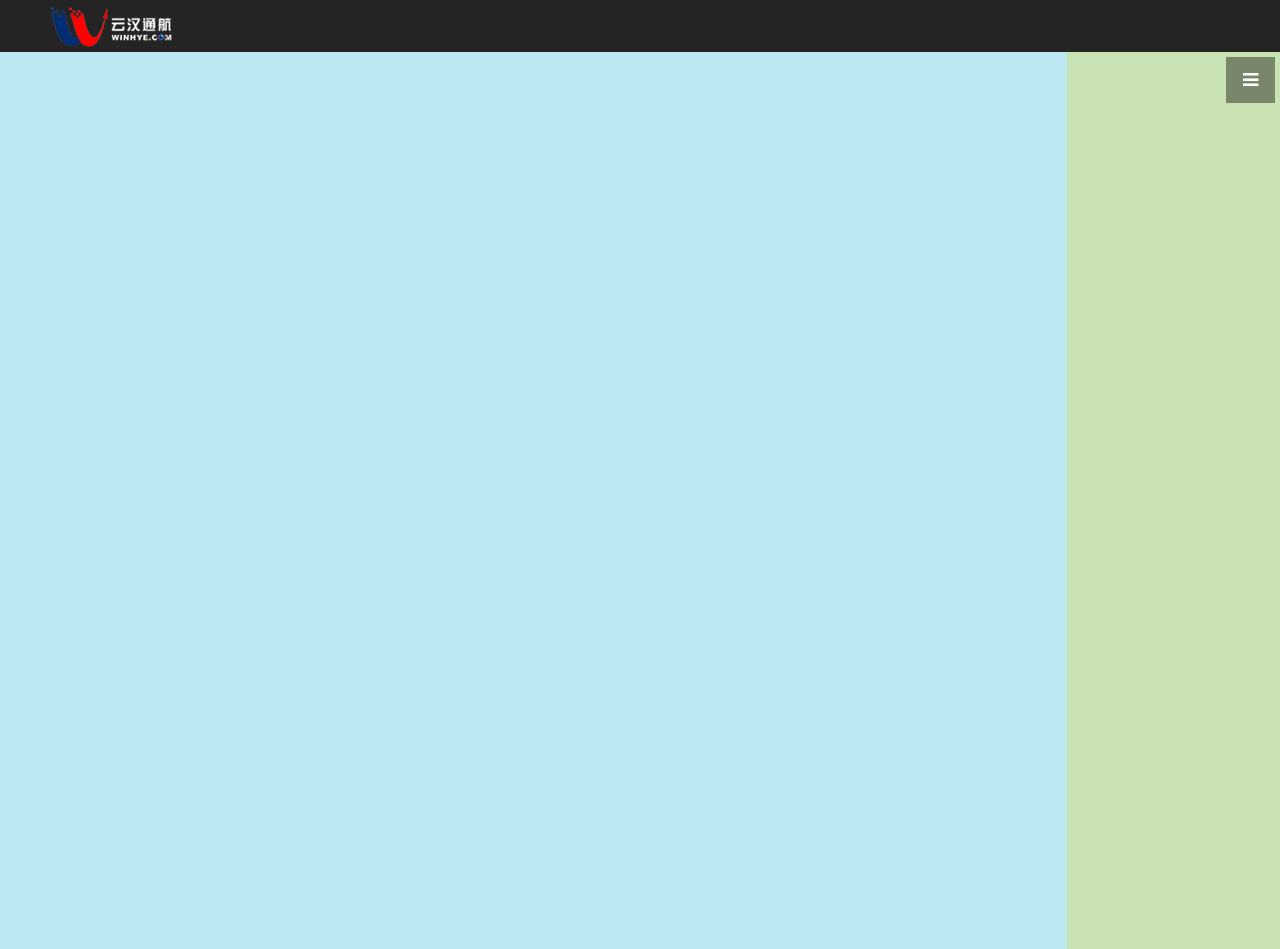
<file: app/static/demo.html>
<!DOCTYPE html>
<html lang="en">
<head>
    <meta charset="utf-8">
    <meta http-equiv="X-UA-Compatible" content="IE=edge">
    <meta name="viewport" content="width=device-width, initial-scale=1">
    <meta name="author" content="helyao">
    <link rel="shortcut icon" type="image/x-icon" href="img/favicon.ico" >

    <title>任务系统DEMO</title>

    <link href="css/bootstrap.min.css" rel="stylesheet">
    <link href="css/simple-sidebar.css" rel="stylesheet">
    <script src="https://oss.maxcdn.com/libs/html5shiv/3.7.0/html5shiv.js"></script>
    <script src="https://oss.maxcdn.com/libs/respond.js/1.4.2/respond.min.js"></script>
    <link href="font-awesome/css/font-awesome.min.css" rel="stylesheet" type="text/css">

</head>
<body>
    <div id="title">
        <div class="col-lg-2 col-md-2 col-sm-2">
            <!--<p class="title text-left">无人机任务系统</p>-->
            <img src="img/logo.png">
        </div>
        <div class="col-lg-8 col-md-8 col-sm-8"></div>
        <div class="col-lg-2 col-md-2 col-sm-2">
            <p class="time text-right"></p>
        </div>
    </div>
    <div id="wrapper">
        <div id="sidebar-wrapper">
            <ul class="sidebar-nav">
                <li>
                    <a href="#">热力区域</a>
                </li>
                <li>
                    <a href="#">航空部署</a>
                </li>
                <li>
                    <a href="#">飞行监控</a>
                </li>
                <li>
                    <a href="#">飞行任务</a>
                </li>
                <li>
                    <a href="#">载荷投放</a>
                </li>
                <li>
                    <a href="#">任务规划</a>
                </li>
                <li>
                    <a href="#">气象</a>
                </li>
                <li>
                    <a href="#">自动预警</a>
                </li>
            </ul>
        </div>
        <div id="page-content-wrapper">
            <div class="container-fluid">
                <div class="row">
                    <div class="col-lg-12">
                        <a id="menu-toggle" href="#menu-toggle" class="btn btn-dark btn-lg toggle">
                            <i class="fa fa-bars"></i>
                        </a>
                    </div>
                </div>
            </div>
            <div class="container-fluid view">
                <div class="col-lg-10 col-md-10 col-sm-10 view">
                    <div class="main"></div>
                </div>
                <div class="col-lg-2 col-md-2 col-sm-2 view">
                    <div class="assist"></div>
                </div>
            </div>
        </div>
    </div>
    <script src="js/jquery.js"></script>
    <script src="js/bootstrap.min.js"></script>
    <script src="js/moment.min.js"></script>
    <script>
        $("#menu-toggle").click(function(e) {
            e.preventDefault();
            $("#wrapper").toggleClass("toggled");
        });

        window.onload = function () {
            setInterval("$('.time')[0].innerHTML = moment().format('YYYY-MM-DD hh:mm:ss a')",1000);
        }

    </script>
</body>
</html>
</file>
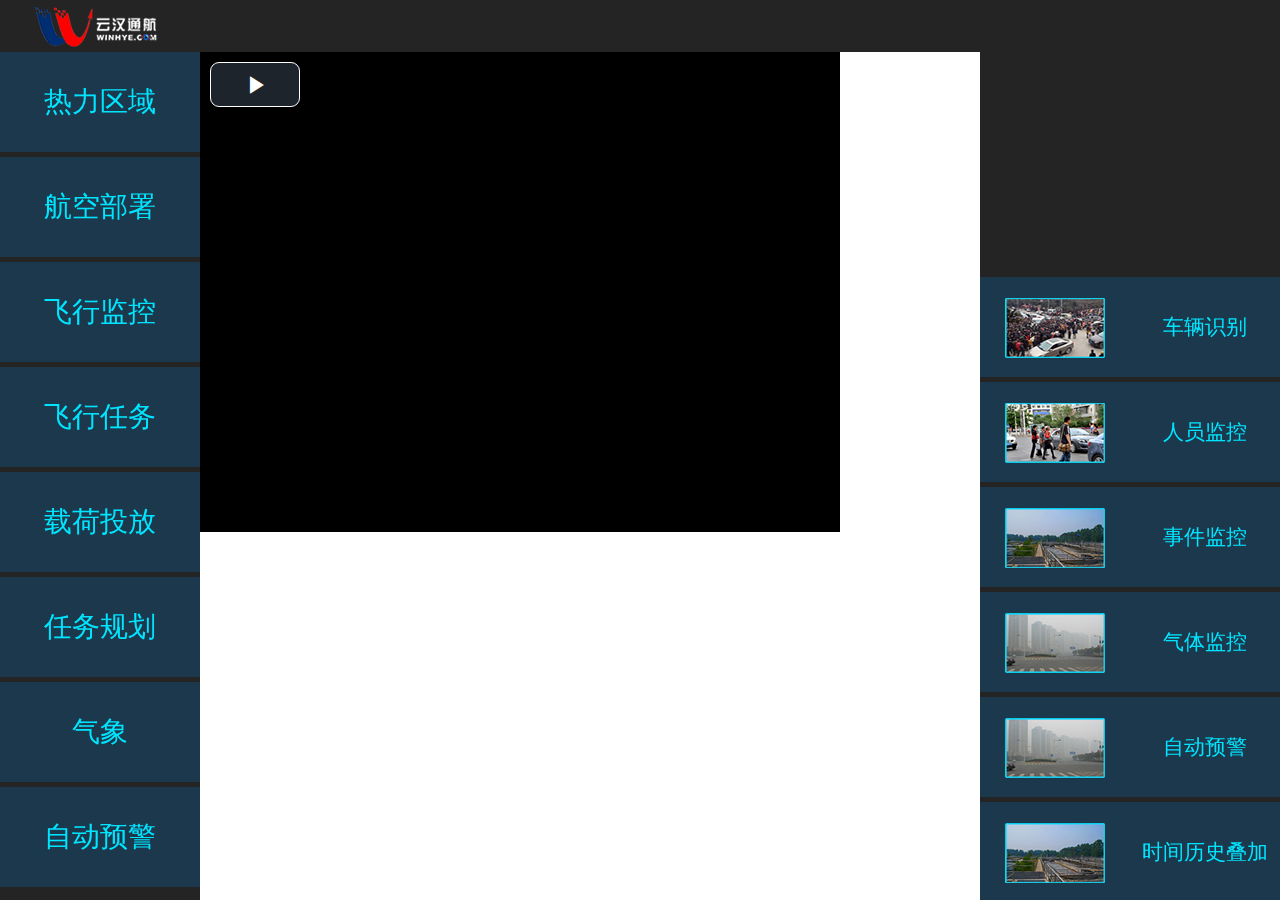
<file: app/static/demo2.html>
<!DOCTYPE html>
<html lang="en">
<head>
    <meta charset="utf-8">
    <meta http-equiv="X-UA-Compatible" content="IE=edge">
    <meta name="viewport" content="width=device-width, initial-scale=1">
    <meta name="author" content="helyao">
    <link rel="shortcut icon" type="image/x-icon" href="img/favicon.ico" >
    <script type="text/javascript" src="http://api.map.baidu.com/api?v=2.0&ak=uvgKc03uCSDsZXEdEjT1PaG4rPPVkm1W"></script>
    <script type="text/javascript" src="http://api.map.baidu.com/library/Heatmap/2.0/src/Heatmap_min.js"></script>
    <link href="css/video-js.min.css" rel="stylesheet">

    <title>任务系统DEMO</title>

    <link href="css/bootstrap.min.css" rel="stylesheet">
    <link href="css/style-demo.css" rel="stylesheet">
    <script src="https://oss.maxcdn.com/libs/html5shiv/3.7.0/html5shiv.js"></script>
    <script src="https://oss.maxcdn.com/libs/respond.js/1.4.2/respond.min.js"></script>
    <link href="font-awesome/css/font-awesome.min.css" rel="stylesheet" type="text/css">

</head>
<body>
    <div id="wrapper">
        <div id="logo-wrapper">
            <img src="img/logo.png">
        </div>
        <div id="title-wrapper">
            <p class="time"></p>
        </div>
        <div id="sidebar-wrapper">
            <ul class="sidebar-nav">
                <li>
                    <a href="#">热力区域</a>
                </li>
                <li>
                    <a href="#">航空部署</a>
                </li>
                <li>
                    <a href="#">飞行监控</a>
                </li>
                <li>
                    <a href="#">飞行任务</a>
                </li>
                <li>
                    <a href="#">载荷投放</a>
                </li>
                <li>
                    <a href="#">任务规划</a>
                </li>
                <li>
                    <a href="#">气象</a>
                </li>
                <li>
                    <a href="#">自动预警</a>
                </li>
            </ul>
        </div>
        <div id="page-content-wrapper">
            <video id="player" class="video-js vjs-default-skin" muted autoplay controls
                   preload="auto" width="640" height="480" data-setup="{}"></video>
        </div>
        <div id="assist-wrapper">
            <div id="map-deploy"></div>
            <div id="func" onmouseover="mouseAction()" onmouseout="mouseAction()">
                <ul class="func-nav">
                    <li>
                        <div style="width: 50%; float: left">
                            <img src="img/fun1.png">
                        </div>
                        <a href="#">车辆识别</a>
                    </li>
                    <li>
                        <div style="width: 50%; float: left">
                            <img src="img/fun2.png">
                        </div>
                        <a href="#">人员监控</a>
                    </li>
                    <li>
                        <div style="width: 50%; float: left">
                            <img src="img/fun3.png">
                        </div>
                        <a href="#">事件监控</a>
                    </li>
                    <li>
                        <div style="width: 50%; float: left">
                            <img src="img/fun4.png">
                        </div>
                        <a href="#">气体监控</a>
                    </li>
                    <li>
                        <div style="width: 50%; float: left">
                            <img src="img/fun5.png">
                        </div>
                        <a href="#">自动预警</a>
                    </li>
                    <li>
                        <div style="width: 50%; float: left">
                            <img src="img/fun6.png">
                        </div>
                        <a href="#">时间历史叠加</a>
                    </li>
                </ul>
            </div>
            <div id="map-task"></div>
        </div>
    </div>
    <script src="js/jquery.js"></script>
    <script src="js/bootstrap.min.js"></script>
    <script src="js/moment.min.js"></script>
    <script src="js/video.min.js"></script>
    <script src="js/demo.js"></script>
    <script>
        function mouseAction() {
            $("#func").toggleClass("detailed");
        }
        window.onload = function () {
            setInterval("$('.time')[0].innerHTML = moment().format('YYYY-MM-DD hh:mm:ss a')",1000);
        }
    </script>
</body>
</html>
</file>
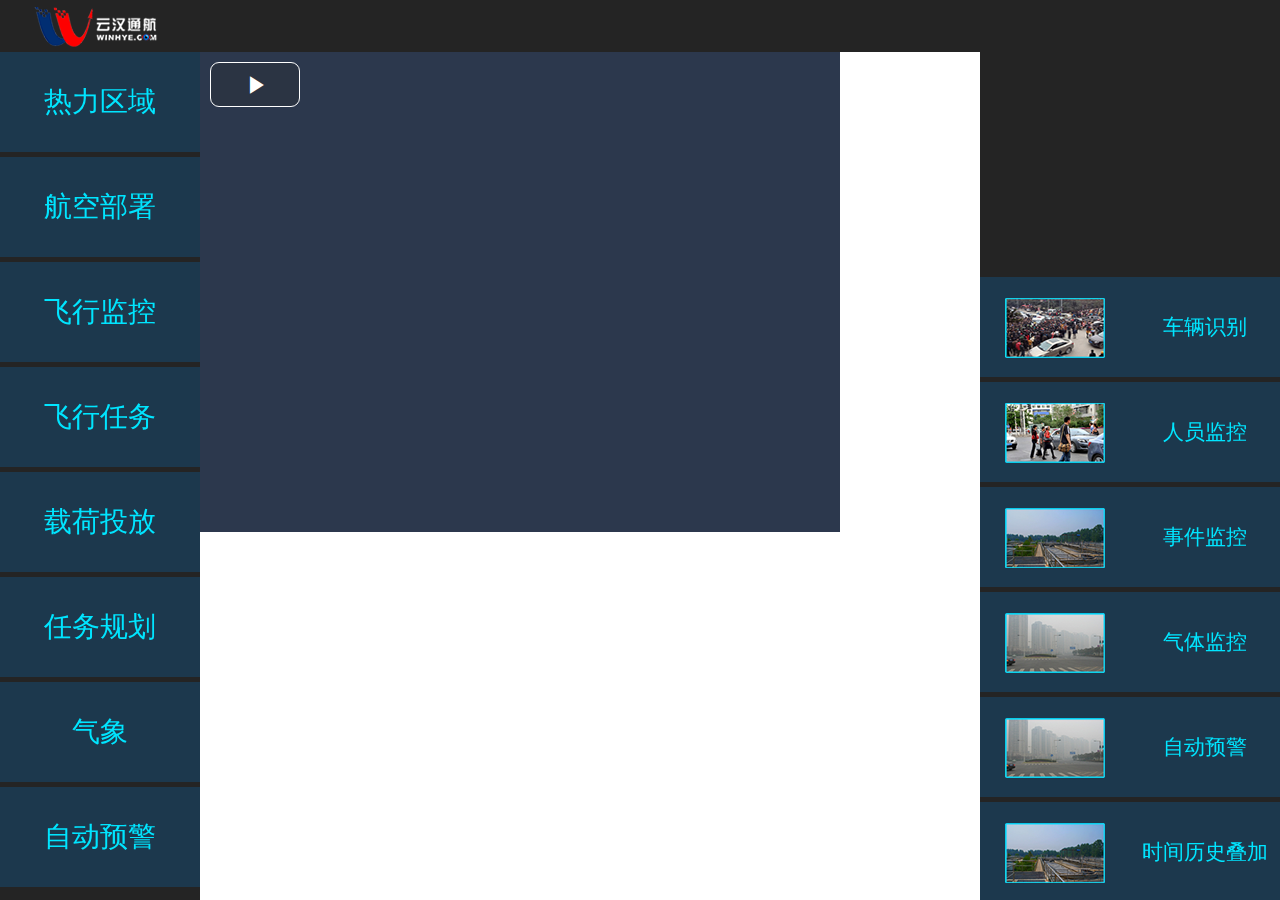
<file: app/static1/demo2.html>
<!DOCTYPE html>
<html lang="en">
<head>
    <meta charset="utf-8">
    <meta http-equiv="X-UA-Compatible" content="IE=edge">
    <meta name="viewport" content="width=device-width, initial-scale=1">
    <meta name="author" content="helyao">
    <link rel="shortcut icon" type="image/x-icon" href="img/favicon.ico" >
    <script type="text/javascript" src="http://api.map.baidu.com/api?v=2.0&ak=uvgKc03uCSDsZXEdEjT1PaG4rPPVkm1W"></script>
    <script type="text/javascript" src="http://api.map.baidu.com/library/Heatmap/2.0/src/Heatmap_min.js"></script>
    <link href="css/video-js.min.css" rel="stylesheet">

    <title>任务系统DEMO</title>

    <link href="css/bootstrap.min.css" rel="stylesheet">
    <link href="css/style-demo.css" rel="stylesheet">
    <script src="https://oss.maxcdn.com/libs/html5shiv/3.7.0/html5shiv.js"></script>
    <script src="https://oss.maxcdn.com/libs/respond.js/1.4.2/respond.min.js"></script>
    <link href="font-awesome/css/font-awesome.min.css" rel="stylesheet" type="text/css">

</head>
<body>
    <div id="wrapper">
        <div id="logo-wrapper">
            <img src="img/logo.png">
        </div>
        <div id="title-wrapper">
            <p class="time"></p>
        </div>
        <div id="sidebar-wrapper">
            <ul class="sidebar-nav">
                <li>
                    <a href="#">热力区域</a>
                </li>
                <li>
                    <a href="#">航空部署</a>
                </li>
                <li>
                    <a href="#">飞行监控</a>
                </li>
                <li>
                    <a href="#">飞行任务</a>
                </li>
                <li>
                    <a href="#">载荷投放</a>
                </li>
                <li>
                    <a href="#">任务规划</a>
                </li>
                <li>
                    <a href="#">气象</a>
                </li>
                <li>
                    <a href="#">自动预警</a>
                </li>
                <li>
                    <a> </a>
                </li>
            </ul>
        </div>
        <div id="page-content-wrapper">
            <video id="player" class="video-js vjs-default-skin" muted autoplay controls
                   preload="auto" width="640" height="480" data-setup="{}"></video>
        </div>
        <div id="assist-wrapper">
            <div id="map-deploy"></div>
            <div id="func" onmouseover="mouseAction()" onmouseout="mouseAction()">
                <ul class="func-nav">
                    <li>
                        <div style="width: 50%; float: left">
                            <img src="img/fun1.png">
                        </div>
                        <a href="#">车辆识别</a>
                    </li>
                    <li>
                        <div style="width: 50%; float: left">
                            <img src="img/fun2.png">
                        </div>
                        <a href="#">人员监控</a>
                    </li>
                    <li>
                        <div style="width: 50%; float: left">
                            <img src="img/fun3.png">
                        </div>
                        <a href="#">事件监控</a>
                    </li>
                    <li>
                        <div style="width: 50%; float: left">
                            <img src="img/fun4.png">
                        </div>
                        <a href="#">气体监控</a>
                    </li>
                    <li>
                        <div style="width: 50%; float: left">
                            <img src="img/fun5.png">
                        </div>
                        <a href="#">自动预警</a>
                    </li>
                    <li>
                        <div style="width: 50%; float: left">
                            <img src="img/fun6.png">
                        </div>
                        <a href="#">时间历史叠加</a>
                    </li>
                </ul>
            </div>
            <div id="map-task"></div>
        </div>
    </div>
    <script src="js/jquery.js"></script>
    <script src="js/bootstrap.min.js"></script>
    <script src="js/moment.min.js"></script>
    <script src="js/video.min.js"></script>
    <script src="js/demo.js"></script>
    <script>
        function mouseAction() {
            $("#func").toggleClass("detailed");
        }
        window.onload = function () {
            setInterval("$('.time')[0].innerHTML = moment().format('YYYY-MM-DD hh:mm:ss a')",1000);
        }
    </script>
</body>
</html>
</file>
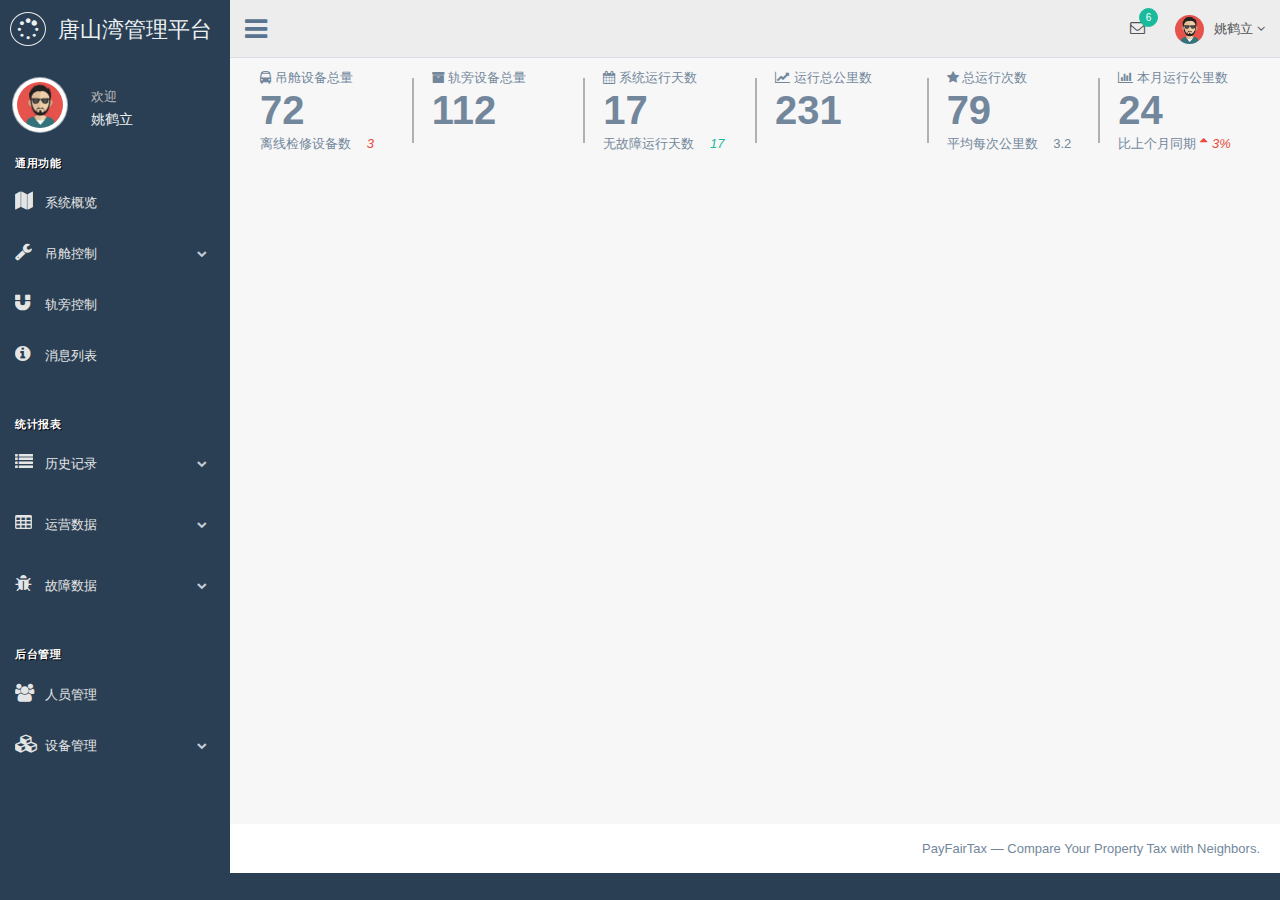
<file: app/templates/index_static.html>
<!DOCTYPE html>
<html lang="zh_CN">
<head>
    <meta http-equiv="Content-Type" content="text/html; charset=UTF-8">
    <!-- Meta, title, CSS, favicons, etc. -->
    <meta charset="utf-8">
    <meta http-equiv="X-UA-Compatible" content="IE=edge">
    <meta name="viewport" content="width=device-width, initial-scale=1">
    <link rel="Shortcut Icon" href="../static/custom/image/favicon.ico">

    <title>唐山湾管理平台 V1.0</title>

    <!-- Bootstrap -->
    <link href="../static/bootstrap/bootstrap.min.css" rel="stylesheet">
    <!-- Font Awesome -->
    <link href="../static/font/font-awesome.min.css" rel="stylesheet">

    <!-- Custom Theme Style -->
    <link href="../static/custom/css/custom.css" rel="stylesheet">
</head>

<body class="nav-md">
<div class="container body">
    <div class="main_container">
        <div class="col-md-3 left_col">
            <div class="left_col scroll-view">
                <div class="navbar nav_title" style="border: 0;">
                    <a href="/" class="site_title"><i class="fa fa-spinner"></i> <span>&nbsp;唐山湾管理平台</span></a>
                </div>

                <div class="clearfix"></div>

                <!-- menu profile quick info -->
                <div class="profile clearfix">
                    <div class="profile_pic">
                        <img src="../static/custom/image/user.jpg" alt="..." class="img-circle profile_img">
                    </div>
                    <div class="profile_info">
                        <span>欢迎</span>
                        <h2>姚鹤立</h2>
                    </div>
                </div>
                <!-- /menu profile quick info -->

                <br/>

                <!-- sidebar menu -->
                <div id="sidebar-menu" class="main_menu_side hidden-print main_menu">
                    <div class="menu_section">
                        <h3>通用功能</h3>
                        <ul class="nav side-menu">
                            <li><a href="/"><i class="fa fa-map"></i> 系统概览</a></li>
                            <li><a><i class="fa fa-wrench"></i> 吊舱控制 <span class="fa fa-chevron-down"></span></a>
                                <ul class="nav child_menu">
                                    <li><a href="/loadctl_base">正常调度控制</a></li>
                                    <li><a href="/loadctl_debug">测试部署调试</a></li>
                                </ul>
                            </li>
                            <li><a href="/equpctl_base"><i class="fa fa-magnet"></i> 轨旁控制 </a></li>
                            <li><a href="/message"><i class="fa fa-info-circle"></i> 消息列表 </a></li>
                        </ul>
                    </div>
                    <div class="menu_section">
                        <h3>统计报表</h3>
                        <ul class="nav side-menu">
                            <li><a><i class="fa fa-list"></i> 历史记录
                                <span class="fa fa-chevron-down"></span></a>
                                <ul class="nav child_menu">
                                    <li><a href="/equip_history">设备历史记录</a></li>
                                    <li><a href="/user_history">登录操作记录</a></li>
                                </ul>
                            </li>
                        </ul>
                        <ul class="nav side-menu">
                            <li><a><i class="fa fa-table"></i> 运营数据
                                <span class="fa fa-chevron-down"></span></a>
                                <ul class="nav child_menu">
                                    <li><a href="/data_table">基本数据列表</a></li>
                                    <li><a href="/data_distribution">数据分布图</a></li>
                                    <li><a href="/data_compare">同期数据对比图</a></li>
                                </ul>
                            </li>
                        </ul>
                        <ul class="nav side-menu">
                            <li><a><i class="fa fa-bug"></i> 故障数据
                                <span class="fa fa-chevron-down"></span></a>
                                <ul class="nav child_menu">
                                    <li><a href="/bug_list">故障列表</a></li>
                                    <li><a href="/bug_distribution">故障分布</a></li>
                                </ul>
                            </li>
                        </ul>
                    </div>
                    <div class="menu_section">
                        <h3>后台管理</h3>
                        <ul class="nav side-menu">
                            <li><a href="/manage_user"><i class="fa fa-users"></i> 人员管理</a></li>
                            <li><a><i class="fa fa-cubes"></i> 设备管理
                                <span class="fa fa-chevron-down"></span></a>
                                <ul class="nav child_menu">
                                    <li><a href="/manage_map">地图信息修改</a></li>
                                    <li><a href="/manage_load">吊舱信息修改</a></li>
                                    <li><a href="/manage_equip">轨旁信息修改</a></li>
                                </ul>
                            </li>
                        </ul>
                    </div>
                </div>
                <!-- /sidebar menu -->
            </div>
        </div>

        <!-- top navigation -->
        <div class="top_nav">
            <div class="nav_menu">
                <nav>
                    <div class="nav toggle">
                        <a id="menu_toggle"><i class="fa fa-bars"></i></a>
                    </div>

                    <ul class="nav navbar-nav navbar-right">
                        <li class="">
                            <a class="user-profile dropdown-toggle" data-toggle="dropdown"
                               aria-expanded="false">
                                <img src="../static/custom/image/user.jpg" alt="">姚鹤立
                                <span class=" fa fa-angle-down"></span>
                            </a>
                            <ul class="dropdown-menu dropdown-usermenu pull-right">
                                <li>
                                    <a href="/message">
                                        <span class="badge bg-red pull-right">2</span>
                                        <span>我的申请</span>
                                    </a>
                                </li>
                                <li><a href="/login"><i class="fa fa-sign-out pull-right"></i> 退出</a></li>
                            </ul>
                        </li>

                        <li role="presentation" class="dropdown">
                            <a class="dropdown-toggle info-number" data-toggle="dropdown"
                               aria-expanded="false">
                                <i class="fa fa-envelope-o"></i>
                                <span class="badge bg-green">6</span>
                            </a>
                            <ul id="menu1" class="dropdown-menu list-unstyled msg_list" role="menu">
                                <li>
                                    <a>
                                        <span class="image"><img src="../static/custom/image/user1.jpg" alt="Profile Image"/></span>
                                        <span>
                                            <span>张三</span>
                                            <span class="time">3分钟前</span>
                                        </span>
                                        <span class="message">
                                            申请更改地图信息
                                        </span>
                                    </a>
                                </li>
                                <li>
                                    <a>
                                        <span class="image"><img src="../static/custom/image/user2.jpg" alt="Profile Image"/></span>
                                        <span>
                                            <span>赵四</span>
                                            <span class="time">2小时前</span>
                                        </span>
                                        <span class="message">
                                            申请更改吊舱设备信息
                                        </span>
                                    </a>
                                </li>
                                <li>
                                    <a>
                                        <span class="image"><img src="../static/custom/image/user3.jpg" alt="Profile Image"/></span>
                                        <span>
                                            <span>王五</span>
                                            <span class="time">3天前</span>
                                        </span>
                                        <span class="message">
                                            申请更改轨旁设备信息
                                        </span>
                                    </a>
                                </li>
                                <li>
                                    <a>
                                        <span class="image"><img src="../static/custom/image/admin.jpg" alt="Profile Image"/></span>
                                        <span>
                                            <span>系统消息</span>
                                            <span class="time">4月16日</span>
                                        </span>
                                        <span class="message">
                                            明天运营结束进行系统检修
                                        </span>
                                    </a>
                                </li>
                                <li>
                                    <div class="text-center">
                                        <a href="/message">
                                            <strong>查看所有消息</strong>
                                            <i class="fa fa-angle-right"></i>
                                        </a>
                                    </div>
                                </li>
                            </ul>
                        </li>
                    </ul>
                </nav>
            </div>
        </div>
        <!-- /top navigation -->

        <!-- page content -->
        <div class="right_col" role="main">
            <!-- top tiles -->
            <div class="row tile_count">
                <div class="col-md-2 col-sm-4 col-xs-6 tile_stats_count">
                    <span class="count_top"><i class="fa fa-bus"></i> 吊舱设备总量 </span>
                    <div class="count">72</div>
                    <span class="count_bottom">离线检修设备数
                        <i class="red"><i class="fa"></i>3</i>
                    </span>
                </div>
                <div class="col-md-2 col-sm-4 col-xs-6 tile_stats_count">
                    <span class="count_top"><i class="fa fa-archive"></i> 轨旁设备总量 </span>
                    <div class="count">112</div>
                </div>
                <div class="col-md-2 col-sm-4 col-xs-6 tile_stats_count">
                    <span class="count_top"><i class="fa fa-calendar"></i> 系统运行天数 </span>
                    <div class="count">17</div>
                    <span class="count_bottom">无故障运行天数
                        <i class="green"><i class="fa"></i>17</i>
                    </span>
                </div>
                <div class="col-md-2 col-sm-4 col-xs-6 tile_stats_count">
                    <span class="count_top"><i class="fa fa-line-chart"></i> 运行总公里数 </span>
                    <div class="count">231</div>
                </div>
                <div class="col-md-2 col-sm-4 col-xs-6 tile_stats_count">
                    <span class="count_top"><i class="fa fa-star"></i> 总运行次数 </span>
                    <div class="count">79</div>
                    <span class="count_bottom">平均每次公里数
                        <i class="fa"></i>3.2
                    </span>
                </div>
                <div class="col-md-2 col-sm-4 col-xs-6 tile_stats_count">
                    <span class="count_top"><i class="fa fa-bar-chart"></i> 本月运行公里数 </span>
                    <div class="count">24</div>
                    <span class="count_bottom">比上个月同期
                        <i class="red"><i class="fa fa-sort-asc"></i>3%</i>
                    </span>
                </div>
            </div>
            <!-- /top tiles -->

        </div>
        <!-- /page content -->

        <!-- footer content -->
        <footer>
            <div class="pull-right">
                PayFairTax &mdash; Compare Your Property Tax with Neighbors.
            </div>
            <div class="clearfix"></div>
        </footer>
        <!-- /footer content -->
    </div>
</div>

<!-- jQuery -->
<script src="../static/jquery/jquery.min.js"></script>
<!-- Bootstrap -->
<script src="../static/bootstrap/bootstrap.min.js"></script>

<!-- Custom Theme Scripts -->
<script src="../static/custom/js/custom.js"></script>

</body>
</html>
</file>
<file: app/static/css/simple-sidebar.css>
body {
    overflow-x: hidden;
    height: 100%;
}
 
#title {
    height: 52px;
    width: 100%;
    background-color: #242424;
    position: fixed;
}

/* Toggle Styles */

#wrapper {
    padding-left: 0;
    -webkit-transition: all 0.5s ease;
    -moz-transition: all 0.5s ease;
    -o-transition: all 0.5s ease;
    transition: all 0.5s ease;
}

#wrapper.toggled {
    padding-left: 200px;
}

#sidebar-wrapper {
	margin-top: 52px;
    z-index: 1000;
    position: fixed;
    left: 200px;
    width: 0;
    height: 100%;
    margin-left: -200px;
    overflow-y: auto;
    background: #1C384D;
    -webkit-transition: all 0.5s ease;
    -moz-transition: all 0.5s ease;
    -o-transition: all 0.5s ease;
    transition: all 0.5s ease;
}

#wrapper.toggled #sidebar-wrapper {
    width: 200px;
}

#page-content-wrapper {
    width: 100%;
    height: 100%;
    position: absolute;
    margin-top: 48px;
    padding: 0;
    z-index: -1;
}

#wrapper.toggled #page-content-wrapper {
    position: absolute;
    margin-right: -200px;
}

/* Sidebar Styles */

.sidebar-nav {
    position: absolute;
    top: 0;
    width: 200px;
    margin: 0;
    padding: 0;
    list-style: none;
    border: 5px black;
}

.sidebar-nav li {
    font-size: 36px;
    text-indent: 20px;
    line-height: 100px;
}

.sidebar-nav li a {
    display: block;
    text-decoration: none;
    color: #00E5FF;
}

.sidebar-nav li a:hover {
    text-decoration: none;
    background: rgba(255,255,255,0.2);
}

.sidebar-nav li a:active,
.sidebar-nav li a:focus {
    text-decoration: none;
}

.sidebar-nav > .sidebar-brand {
    height: 65px;
    font-size: 18px;
    line-height: 60px;
}

.sidebar-nav > .sidebar-brand a {
    color: #999999;
}

.sidebar-nav > .sidebar-brand a:hover {
    color: #fff;
    background: none;
}

@media(min-width:768px) {
    #wrapper {
        padding-left: 0;
    }

    #wrapper.toggled {
        padding-left: 200px;
    }

    #sidebar-wrapper {
        width: 0;
    }

    #wrapper.toggled #sidebar-wrapper {
        width: 200px;
    }

    #page-content-wrapper {
        position: absolute;
    }

    #wrapper.toggled #page-content-wrapper {
        position: absolute;
        margin-right: 0;
    }
}

#menu-toggle {
    z-index: 1;
    position: fixed;
    top: 52px;
    right: 0;
}

.toggle {
    margin: 5px 5px 0 0;
}

.btn-dark {
    border-radius: 0;
    color: #fff;
    background-color: rgba(0,0,0,0.4);
}

.btn-dark:hover,
.btn-dark:focus,
.btn-dark:active {
    color: #fff;
    background-color: rgba(0,0,0,0.7);
}

.title, .time {
	margin-top: 8px;
	font-size: 24px;
	color: #9d9d9d;
}

.view, .main, .assist {
    height: 100%;
    padding: 0;
    margin-bottom: 52px;
}

.main {
    background-color: #bce8f1;
}

.assist {
    background-color: #c9e2b3;
}
</file>
<file: app/static/css/style-demo.css>
body {
    overflow-x: hidden;
}

.anchorBL {
    display:none;
}

#wrapper {
    padding-left: 0;
    -webkit-transition: all 0.5s ease;
    -moz-transition: all 0.5s ease;
    -o-transition: all 0.5s ease;
    transition: all 0.5s ease;
}

#logo-wrapper {
    z-index: 1000;
    position: fixed;
    top: 0;
    left: 0;
    width: 200px;
    height: 52px;
    background-color: #242424;
}

#title-wrapper {
    z-index: 1000;
    position: fixed;
    top: 52px;
    width: 100%;
    height: 52px;
    margin-top: -52px;
    background-color: #242424;
    -webkit-transition: all 0.5s ease;
    -moz-transition: all 0.5s ease;
    -o-transition: all 0.5s ease;
    transition: all 0.5s ease;
}

#sidebar-wrapper {
    z-index: 1000;
    position: fixed;
    top: 52px;
    left: 200px;
    width: 200px;
    height: 100%;
    margin-left: -200px;
    overflow-y: auto;
    background: #242424;
    -webkit-transition: all 0.5s ease;
    -moz-transition: all 0.5s ease;
    -o-transition: all 0.5s ease;
    transition: all 0.5s ease;
}

#assist-wrapper {
    z-index: 1000;
    position: fixed;
    top: 52px;
    right: 0;
    width: 300px;
    height: 100%;
    margin-left: -300px;
    background: #242424;
    -webkit-transition: all 0.5s ease;
    -moz-transition: all 0.5s ease;
    -o-transition: all 0.5s ease;
    transition: all 0.5s ease;
}

#page-content-wrapper {
    z-index: -1;
    top: 52px;
    left: 200px;
    width: 100%;
    height: 100%;
    position: fixed;
    padding: 0;
    -webkit-transition: all 0.5s ease;
    -moz-transition: all 0.5s ease;
    -o-transition: all 0.5s ease;
    transition: all 0.5s ease;
}

.sidebar-nav {
    position: absolute;
    top: 0;
    width: 200px;
    margin: 0;
    padding: 0;
    list-style: none;
}

.sidebar-nav li {
    font-size: 28px;
    line-height: 100px;
    margin-bottom: 5px;
    text-align: center;
    background-color: #1C384D;
}

.sidebar-nav li a {
    display: block;
    text-decoration: none;
    color: #00E5FF;
}

.sidebar-nav li a:hover {
    text-decoration: none;
    background: rgba(255,255,255,0.2);
}

.sidebar-nav li a:active,
.sidebar-nav li a:focus {
    text-decoration: none;
}

@media(min-width:768px) {
    #wrapper {
        padding-left: 200px;
    }

    #sidebar-wrapper {
        width: 200px;
    }
}

.time {
	margin-top: 8px;
	font-size: 22px;
	color: #9d9d9d;
    width: 100%;
    text-align: right;
    position: absolute;
    right: 210px;
}

#map-deploy {
    width: 100%;
    height: 25%;
}

#func {
    width: 100%;
    height: 50%;
    background-color: #242424;
    overflow-y: auto;
}

.func-nav {
    position: absolute;
    top: 25%;
    width: 300px;
    margin: 0;
    padding: 0;
    list-style: none;
}

.func-nav li {
    font-size: 21px;
    line-height: 100px;
    margin-bottom: 5px;
    text-align: center;
    background-color: #1C384D;
}

.func-nav li a {
    display: block;
    text-decoration: none;
    color: #00E5FF;
}

.func-nav li a:hover {
    text-decoration: none;
    line-height: 100px;
    background: rgba(255,255,255,0.2);
}

#func.detailed .func-nav li a:hover {

}

.func-nav li a:active,
.func-nav li a:focus {
    text-decoration: none;
}

#map-task {
    width: 100%;
    height: 25%;
    margin-top: -52px;
}

#video {
    width: 100%;
    height: 100%;
}
</file>
<file: app/static1/css/style-demo.css>
body {
    overflow-x: hidden;
}

.anchorBL {
    display:none;
}

#wrapper {
    padding-left: 0;
    -webkit-transition: all 0.5s ease;
    -moz-transition: all 0.5s ease;
    -o-transition: all 0.5s ease;
    transition: all 0.5s ease;
}

#logo-wrapper {
    z-index: 1000;
    position: fixed;
    top: 0;
    left: 0;
    width: 200px;
    height: 52px;
    background-color: #242424;
}

#title-wrapper {
    z-index: 1000;
    position: fixed;
    top: 52px;
    width: 100%;
    height: 52px;
    margin-top: -52px;
    background-color: #242424;
    -webkit-transition: all 0.5s ease;
    -moz-transition: all 0.5s ease;
    -o-transition: all 0.5s ease;
    transition: all 0.5s ease;
}

#sidebar-wrapper {
    z-index: 1000;
    position: fixed;
    top: 52px;
    left: 200px;
    width: 200px;
    height: 100%;
    margin-left: -200px;
    overflow-y: auto;
    background: #242424;
    -webkit-transition: all 0.5s ease;
    -moz-transition: all 0.5s ease;
    -o-transition: all 0.5s ease;
    transition: all 0.5s ease;
}

#assist-wrapper {
    z-index: 1000;
    position: fixed;
    top: 52px;
    right: 0;
    width: 300px;
    height: 100%;
    margin-left: -300px;
    background: #242424;
    -webkit-transition: all 0.5s ease;
    -moz-transition: all 0.5s ease;
    -o-transition: all 0.5s ease;
    transition: all 0.5s ease;
}

#page-content-wrapper {
    z-index: -1;
    top: 52px;
    left: 200px;
    width: 100%;
    height: 100%;
    position: fixed;
    padding: 0;
    -webkit-transition: all 0.5s ease;
    -moz-transition: all 0.5s ease;
    -o-transition: all 0.5s ease;
    transition: all 0.5s ease;
}

.sidebar-nav {
    position: absolute;
    top: 0;
    width: 200px;
    margin: 0;
    padding: 0;
    list-style: none;
}

.sidebar-nav li {
    font-size: 28px;
    line-height: 100px;
    margin-bottom: 5px;
    text-align: center;
    background-color: #1C384D;
}

.sidebar-nav li a {
    display: block;
    text-decoration: none;
    color: #00E5FF;
}

.sidebar-nav li a:hover {
    text-decoration: none;
    background: rgba(255,255,255,0.2);
}

.sidebar-nav li a:active,
.sidebar-nav li a:focus {
    text-decoration: none;
}

@media(min-width:768px) {
    #wrapper {
        padding-left: 200px;
    }

    #sidebar-wrapper {
        width: 200px;
    }
}

.time {
	margin-top: 8px;
	font-size: 22px;
	color: #9d9d9d;
    width: 100%;
    text-align: right;
    position: absolute;
    right: 210px;
}

#map-deploy {
    width: 100%;
    height: 25%;
}

#func {
    width: 100%;
    height: 50%;
    background-color: #242424;
    overflow-y: auto;
}

.func-nav {
    position: absolute;
    top: 25%;
    width: 300px;
    margin: 0;
    padding: 0;
    list-style: none;
}

.func-nav li {
    font-size: 21px;
    line-height: 100px;
    margin-bottom: 5px;
    text-align: center;
    background-color: #1C384D;
}

.func-nav li a {
    display: block;
    text-decoration: none;
    color: #00E5FF;
}

.func-nav li a:hover {
    text-decoration: none;
    line-height: 100px;
    background: rgba(255,255,255,0.2);
}

#func.detailed .func-nav li a:hover {

}

.func-nav li a:active,
.func-nav li a:focus {
    text-decoration: none;
}

#map-task {
    width: 100%;
    height: 25%;
    margin-top: -52px;
}

#video {
    width: 100%;
    height: 100%;
}

.video-js {
  font-size: 10px;
  background-color: #2C384D;
}
</file>
<file: app/static/custom/css/custom.css>
@font-face {
  font-family: 'Glyphicons Halflings';
  src: url('/static/font/glyphicons-halflings-regular.eot');
  src: url('/static/font/glyphicons-halflings-regular.eot?#iefix') format('embedded-opentype'),
       url('/static/font/glyphicons-halflings-regular.woff') format('woff'),
       url('/static/font/glyphicons-halflings-regular.ttf') format('truetype'),
       url('/static/font/glyphicons-halflings-regular.svg#glyphicons-halflingsregular') format('svg');
}

html , body{
	
 height:100%;
 
}

.full-width {
	
 width:100%;
 
 }
 
.full-height{
 height:100%;
 }

.daterangepicker .ranges li {
    color: #73879C
}
.daterangepicker .ranges li.active,
.daterangepicker .ranges li:hover {
    background: #536A7F;
    border: 1px solid #536A7F;
    color: #fff
}
.daterangepicker .input-mini {
    background-color: #eee;
    border: 1px solid #ccc;
    box-shadow: none !important
}
.daterangepicker .input-mini.active {
    border: 1px solid #ccc
}
.daterangepicker select.monthselect,
.daterangepicker select.yearselect,
.daterangepicker select.hourselect,
.daterangepicker select.minuteselect,
.daterangepicker select.secondselect,
.daterangepicker select.ampmselect {
    font-size: 12px;
    padding: 1px;
    height: auto;
    margin: 0;
    cursor: default;
    height: 30px;
    border: 1px solid #ADB2B5;
    line-height: 30px;
    border-radius: 0px !important
}
.daterangepicker select.monthselect {
    margin-right: 2%
}
.daterangepicker td.in-range {
    background: #E4E7EA;
    color: #73879C
}
.daterangepicker td.active,
.daterangepicker td.active:hover {
    background-color: #536A7F;
    color: #fff
}
.daterangepicker th.available:hover {
    background: #eee;
    color: #34495E
}
.daterangepicker:before,
.daterangepicker:after {
    content: none
}
.daterangepicker .calendar.single {
    margin: 0 0 4px 0
}
.daterangepicker .calendar.single .calendar-table {
    width: 224px;
    padding: 0 0 4px 0 !important
}
.daterangepicker .calendar.single .calendar-table thead tr:first-child th {
    padding: 8px 5px
}
.daterangepicker .calendar.single .calendar-table thead th {
    border-radius: 0
}
.daterangepicker.picker_1 {
    color: #fff;
    background: #34495E
}
.daterangepicker.picker_1 .calendar-table {
    background: #34495E
}
.daterangepicker.picker_1 .calendar-table thead tr {
    background: #213345
}
.daterangepicker.picker_1 .calendar-table thead tr:first-child {
    background: #1ABB9C
}
.daterangepicker.picker_1 .calendar-table td.off {
    background: #34495E;
    color: #999
}
.daterangepicker.picker_1 .calendar-table td.available:hover {
    color: #34495E
}
.daterangepicker.picker_2 .calendar-table thead tr {
    color: #1ABB9C
}
.daterangepicker.picker_2 .calendar-table thead tr:first-child {
    color: #73879C
}
.daterangepicker.picker_3 .calendar-table thead tr:first-child {
    color: #fff;
    background: #1ABB9C
}
.daterangepicker.picker_4 .calendar-table thead tr:first-child {
    color: #fff;
    background: #34495E
}
.daterangepicker.picker_4 .calendar-table td,
.daterangepicker.picker_4 .calendar-table td.off {
    background: #ECF0F1;
    border: 1px solid #fff;
    border-radius: 0
}
.daterangepicker.picker_4 .calendar-table td.active {
    background: #34495E
}
.calendar-exibit .show-calendar {
    float: none;
    display: block;
    position: relative;
    background-color: #fff;
    border: 1px solid #ccc;
    margin-bottom: 20px;
    border: 1px solid rgba(0, 0, 0, 0.15);
    overflow: hidden
}
.calendar-exibit .show-calendar .calendar {
    margin: 0 0 4px 0
}
.calendar-exibit .show-calendar.picker_1 {
    background: #34495E
}
.calendar-exibit .calendar-table {
    padding: 0 0 4px 0
}
.left_col {
    background: #2A3F54
}
.nav-sm .container.body .col-md-3.left_col {
    min-height: 100%;
    width: 70px;
    padding: 0;
    z-index: 9999;
    position: absolute
}
.nav-sm .container.body .col-md-3.left_col.menu_fixed {
    position: fixed;
    height: 100%
}
.nav-sm .container.body .col-md-3.left_col .mCSB_container,
.nav-sm .container.body .col-md-3.left_col .mCustomScrollBox {
    overflow: visible
}
.nav-sm .hidden-small {
    visibility: hidden
}
.nav-sm .container.body .right_col {
    padding: 10px 20px;
    margin-left: 70px;
    z-index: 2
}
.nav-sm .navbar.nav_title {
    width: 70px
}
.nav-sm .navbar.nav_title a span {
    display: none
}
.nav-sm .navbar.nav_title a i {
    font-size: 27px;
    margin: 13px 0 0 3px
}
.site_title i {
    border: 1px solid #EAEAEA;
    padding: 5px 6px;
    border-radius: 50%
}
.nav-sm .main_container .top_nav {
    display: block;
    margin-left: 70px;
    z-index: 2
}
.nav-sm .nav.side-menu li a {
    text-align: center !important;
    font-weight: 400;
    font-size: 10px;
    padding: 10px 5px
}
.nav-sm .nav.child_menu li.active,
.nav-sm .nav.side-menu li.active-sm {
    border-right: 5px solid #1ABB9C
}
.nav-sm ul.nav.child_menu ul,
.nav-sm .nav.side-menu li.active-sm ul ul {
    position: static;
    width: 200px;
    background: none
}
.nav-sm>.nav.side-menu>li.active-sm>a {
    color: #1ABB9C !important
}
.nav-sm .nav.side-menu li a i.toggle-up {
    display: none !important
}
.nav-sm .nav.side-menu li a i {
    font-size: 25px !important;
    text-align: center;
    width: 100% !important;
    margin-bottom: 5px
}
.nav-sm ul.nav.child_menu {
    left: 100%;
    position: absolute;
    top: 0;
    width: 210px;
    z-index: 4000;
    background: #3E5367;
    display: none
}
.nav-sm ul.nav.child_menu li {
    padding: 0 10px
}
.nav-sm ul.nav.child_menu li a {
    text-align: left !important
}
.nav-sm .profile {
    display: none
}
.menu_section {
    margin-bottom: 35px
}
.menu_section h3 {
    padding-left: 15px;
    color: #fff;
    text-transform: uppercase;
    letter-spacing: .5px;
    font-weight: bold;
    font-size: 11px;
    margin-bottom: 0;
    margin-top: 0;
    text-shadow: 1px 1px #000
}
.menu_section>ul {
    margin-top: 10px
}
.profile_pic {
    width: 35%;
    float: left
}
.img-circle.profile_img {
    width: 70%;
    background: #fff;
    margin-left: 15%;
    z-index: 1000;
    position: inherit;
    margin-top: 20px;
    border: 1px solid rgba(52, 73, 94, 0.44);
    padding: 4px
}
.profile_info {
    padding: 25px 10px 10px;
    width: 65%;
    float: left
}
.profile_info span {
    font-size: 13px;
    line-height: 30px;
    color: #BAB8B8
}
.profile_info h2 {
    font-size: 14px;
    color: #ECF0F1;
    margin: 0;
    font-weight: 300
}
.profile.img_2 {
    text-align: center
}
.profile.img_2 .profile_pic {
    width: 100%
}
.profile.img_2 .profile_pic .img-circle.profile_img {
    width: 50%;
    margin: 10px 0 0
}
.profile.img_2 .profile_info {
    padding: 15px 10px 0;
    width: 100%;
    margin-bottom: 10px;
    float: left
}
.main_menu span.fa {
    float: right;
    text-align: center;
    margin-top: 5px;
    font-size: 10px;
    min-width: inherit;
    color: #C4CFDA
}
.active a span.fa {
    text-align: right !important;
    margin-right: 4px
}
.nav-sm .menu_section {
    margin: 0
}
.nav-sm span.fa,
.nav-sm .menu_section h3 {
    display: none
}
.nav-sm li li span.fa {
    display: inline-block
}
.nav_menu {
    float: left;
    background: #EDEDED;
    border-bottom: 1px solid #D9DEE4;
    margin-bottom: 10px;
    width: 100%;
    position: relative
}
@media (min-width: 480px) {
    .nav_menu {
        position: static
    }
}
.nav-md .container.body .col-md-3.left_col {
    min-height: 100%;
    width: 230px;
    padding: 0;
    position: absolute;
    display: -ms-flexbox;
    display: flex;
    z-index: 1
}
.nav-md .container.body .col-md-3.left_col.menu_fixed {
    height: 100%;
    position: fixed
}
body .container.body .right_col {
    background: #F7F7F7
}
.nav-md .container.body .right_col {
    padding: 10px 20px 0;
    margin-left: 230px
}
.nav_title {
    width: 230px;
    float: left;
    background: #2A3F54;
    border-radius: 0;
    height: 57px
}
@media (max-width: 991px) {
    .nav-md .container.body .right_col,
    .nav-md .container.body .top_nav {
        width: 100%;
        margin: 0
    }
    .nav-md .container.body .col-md-3.left_col {
        display: none
    }
    .nav-md .container.body .right_col {
        width: 100%;
        padding-right: 0
    }
    .right_col {
        padding: 10px !important
    }
}
@media (max-width: 1200px) {
    .x_title h2 {
        width: 62%;
        font-size: 17px
    }
    .tile,
    .graph {
        zoom: 85%;
        height: inherit
    }
}
@media (max-width: 1270px) and (min-width: 192px) {
    .x_title h2 small {
        display: none
    }
}
.left_col .mCSB_scrollTools {
    width: 6px
}
.left_col .mCSB_dragger {
    max-height: 400px !important
}
.blue {
    color: #3498DB
}
.purple {
    color: #9B59B6
}
.green {
    color: #1ABB9C
}
.aero {
    color: #9CC2CB
}
.red {
    color: #E74C3C
}
.dark {
    color: #34495E
}
.border-blue {
    border-color: #3498DB !important
}
.border-purple {
    border-color: #9B59B6 !important
}
.border-green {
    border-color: #1ABB9C !important
}
.border-aero {
    border-color: #9CC2CB !important
}
.border-red {
    border-color: #E74C3C !important
}
.border-dark {
    border-color: #34495E !important
}
.bg-white {
    background: #fff !important;
    border: 1px solid #fff !important;
    color: #73879C
}
.bg-green {
    background: #1ABB9C !important;
    border: 1px solid #1ABB9C !important;
    color: #fff
}
.bg-red {
    background: #E74C3C !important;
    border: 1px solid #E74C3C !important;
    color: #fff
}
.bg-blue {
    background: #3498DB !important;
    border: 1px solid #3498DB !important;
    color: #fff
}
.bg-orange {
    background: #F39C12 !important;
    border: 1px solid #F39C12 !important;
    color: #fff
}
.bg-purple {
    background: #9B59B6 !important;
    border: 1px solid #9B59B6 !important;
    color: #fff
}
.bg-blue-sky {
    background: #50C1CF !important;
    border: 1px solid #50C1CF !important;
    color: #fff
}
.container {
    width: 100%;
    padding: 0
}
.navbar-nav>li>a,
.navbar-brand,
.navbar-nav>li>a {
    color: #fff !important
}
.top_nav .nav>li>a:focus,
.top_nav .nav>li>a:hover,
.top_nav .nav .open>a,
.top_nav .nav .open>a:focus,
.top_nav .nav .open>a:hover {
    background: #D9DEE4
}
body {
    color: #73879C;
    background: #2A3F54;
    font-family: "Helvetica Neue", Roboto, Arial, "Droid Sans", sans-serif;
    font-size: 13px;
    font-weight: 400;
    line-height: 1.471
}
.main_container .top_nav {
    display: block;
    margin-left: 230px
}
.no-padding {
    padding: 0 !important
}
.page-title {
    width: 100%;
    height: 65px;
    padding: 10px 0
}
.page-title .title_left {
    width: 45%;
    float: left;
    display: block
}
.page-title .title_left h3 {
    margin: 9px 0
}
.page-title .title_right {
    width: 55%;
    float: left;
    display: block
}
.page-title .title_right .pull-right {
    margin: 10px 0
}
.fixed_height_320 {
    height: 320px
}
.fixed_height_390 {
    height: 390px
}
.fixed_height_200 {
    height: 200px
}
.overflow_hidden {
    overflow: hidden
}
.progress-bar-dark {
    background-color: #34495E !important
}
.progress-bar-gray {
    background-color: #BDC3C7 !important
}
table.no-margin .progress {
    margin-bottom: 0
}
.main_content {
    padding: 10px 20px
}
.col-md-55 {
    width: 50%;
    margin-bottom: 10px
}
@media (min-width: 768px) {
    .col-md-55 {
        width: 20%
    }
}
@media (min-width: 992px) {
    .col-md-55 {
        width: 20%
    }
}
@media (min-width: 1200px) {
    .col-md-55 {
        width: 20%
    }
}
@media (min-width: 192px) and (max-width: 1270px) {
    table.tile_info span.right {
        margin-right: 7px;
        float: left
    }
}
.center-margin {
    margin: 0 auto;
    float: none !important
}
.col-md-55,
.col-xs-1,
.col-sm-1,
.col-md-1,
.col-lg-1,
.col-xs-2,
.col-sm-2,
.col-md-2,
.col-lg-2,
.col-xs-3,
.col-sm-3,
.col-md-3,
.col-lg-3,
.col-xs-4,
.col-sm-4,
.col-md-4,
.col-lg-4,
.col-xs-5,
.col-sm-5,
.col-md-5,
.col-lg-5,
.col-xs-6,
.col-sm-6,
.col-md-6,
.col-lg-6,
.col-xs-7,
.col-sm-7,
.col-md-7,
.col-lg-7,
.col-xs-8,
.col-sm-8,
.col-md-8,
.col-lg-8,
.col-xs-9,
.col-sm-9,
.col-md-9,
.col-lg-9,
.col-xs-10,
.col-sm-10,
.col-md-10,
.col-lg-10,
.col-xs-11,
.col-sm-11,
.col-md-11,
.col-lg-11,
.col-xs-12,
.col-sm-12,
.col-md-12,
.col-lg-12 {
    position: relative;
    min-height: 1px;
    float: left;
    padding-right: 10px;
    padding-left: 10px
}
.row {
    margin-right: -10px;
    margin-left: -10px
}
.grid_slider .col-md-6 {
    padding: 0 40px
}
h1,
.h1,
h2,
.h2,
h3,
.h3 {
    margin-top: 10px;
    margin-bottom: 10px
}
a {
    color: #5A738E;
    text-decoration: none
}
a,
a:visited,
a:focus,
a:active,
:visited,
:focus,
:active,
.btn:focus,
.btn:active:focus,
.btn.active:focus,
.btn.focus,
.btn:active.focus,
.btn.active.focus {
    outline: 0
}
a:hover,
a:focus {
    text-decoration: none
}
.navbar {
    margin-bottom: 0
}
.navbar-header {
    background: #34495E
}
.navbar-right {
    margin-right: 0
}
.top_nav .navbar-right {
    margin: 0;
    width: 70%;
    float: right
}
.top_nav .navbar-right li {
    display: inline-block;
    float: right;
    position: static
}
@media (min-width: 480px) {
    .top_nav .navbar-right li {
        position: relative
    }
}
.top_nav .dropdown-menu li {
    width: 100%
}
.top_nav .dropdown-menu li a {
    width: 100%;
    padding: 12px 20px
}
.top_nav li a i {
    font-size: 15px
}
.navbar-static-top {
    position: fixed;
    top: 0;
    width: 100%
}
.sidebar-header {
    border-bottom: 0;
    margin-top: 46px
}
.sidebar-header:first-of-type {
    margin-top: 0
}
.nav.side-menu>li {
    position: relative;
    display: block;
    cursor: pointer
}
.nav.side-menu>li>a {
    margin-bottom: 6px
}
.nav.side-menu>li>a:hover {
    color: #F2F5F7 !important
}
.nav.side-menu>li>a:hover,
.nav>li>a:focus {
    text-decoration: none;
    background: transparent
}
.nav.child_menu {
    display: none
}
.nav.child_menu li:hover,
.nav.child_menu li.active {
    background-color: rgba(255, 255, 255, 0.06)
}
.nav.child_menu li {
    padding-left: 36px
}
.nav-md ul.nav.child_menu li:before {
    background: #425668;
    bottom: auto;
    content: "";
    height: 8px;
    left: 23px;
    margin-top: 15px;
    position: absolute;
    right: auto;
    width: 8px;
    z-index: 1;
    border-radius: 50%
}
.nav-md ul.nav.child_menu li:after {
    border-left: 1px solid #425668;
    bottom: 0;
    content: "";
    left: 27px;
    position: absolute;
    top: 0
}
.nav.side-menu>li>a,
.nav.child_menu>li>a {
    color: #E7E7E7;
    font-weight: 500
}
.nav.child_menu li li:hover,
.nav.child_menu li li.active {
    background: none
}
.nav.child_menu li li a:hover,
.nav.child_menu li li a.active {
    color: #fff
}
.nav>li>a {
    position: relative;
    display: block;
    padding: 13px 15px 12px
}
.nav.side-menu>li.current-page,
.nav.side-menu>li.active {
    border-right: 5px solid #1ABB9C
}
.nav li.current-page {
    background: rgba(255, 255, 255, 0.05)
}
.nav li li li.current-page {
    background: none
}
.nav li li.current-page a {
    color: #fff
}
.nav.side-menu>li.active>a {
    text-shadow: rgba(0, 0, 0, 0.25) 0 -1px 0;
    background: linear-gradient(#334556, #2C4257), #2A3F54;
    box-shadow: rgba(0, 0, 0, 0.25) 0 1px 0, inset rgba(255, 255, 255, 0.16) 0 1px 0
}
.navbar-brand,
.navbar-nav>li>a {
    font-weight: 500;
    color: #ECF0F1 !important;
    margin-left: 0 !important;
    line-height: 32px
}
.site_title {
    text-overflow: ellipsis;
    overflow: hidden;
    font-weight: 400;
    font-size: 22px;
    width: 100%;
    color: #ECF0F1 !important;
    margin-left: 0 !important;
    line-height: 59px;
    display: block;
    height: 55px;
    margin: 0;
    padding-left: 10px
}
.site_title:hover,
.site_title:focus {
    text-decoration: none
}
.nav.navbar-nav>li>a {
    color: #515356 !important
}
.nav.top_menu>li>a {
    position: relative;
    display: block;
    padding: 10px 15px;
    color: #34495E !important
}
.nav>li>a:hover,
.nav>li>a:focus {
    background-color: transparent
}
.top_search {
    padding: 0
}
.top_search .form-control {
    border-right: 0;
    box-shadow: inset 0 1px 0px rgba(0, 0, 0, 0.075);
    border-radius: 25px 0px 0px 25px;
    padding-left: 20px;
    border: 1px solid rgba(221, 226, 232, 0.49)
}
.top_search .form-control:focus {
    border: 1px solid rgba(221, 226, 232, 0.49);
    border-right: 0
}
.top_search .input-group-btn button {
    border-radius: 0px 25px 25px 0px;
    border: 1px solid rgba(221, 226, 232, 0.49);
    border-left: 0;
    box-shadow: inset 0 1px 1px rgba(0, 0, 0, 0.075);
    color: #93A2B2;
    margin-bottom: 0 !important
}
.toggle {
    float: left;
    margin: 0;
    padding-top: 16px;
    width: 70px
}
.toggle a {
    padding: 15px 15px 0;
    margin: 0;
    cursor: pointer
}
.toggle a i {
    font-size: 26px
}
.nav.child_menu>li>a {
    color: rgba(255, 255, 255, 0.75);
    font-size: 12px;
    padding: 9px
}
.panel_toolbox {
    float: right;
    min-width: 70px
}
.panel_toolbox>li {
    float: left;
    cursor: pointer
}
.panel_toolbox>li>a {
    padding: 5px;
    color: #C5C7CB;
    font-size: 14px
}
.panel_toolbox>li>a:hover {
    background: #F5F7FA
}
.line_30 {
    line-height: 30px
}
.main_menu_side {
    padding: 0
}
.bs-docs-sidebar .nav>li>a {
    display: block;
    padding: 4px 6px
}
footer {
    background: #fff;
    padding: 15px 20px;
    display: block
}
.nav-sm footer {
    margin-left: 70px
}
.footer_fixed footer {
    position: fixed;
    left: 0px;
    bottom: 0px;
    width: 100%
}
@media (min-width: 768px) {
    .footer_fixed footer {
        margin-left: 0
    }
}
@media (min-width: 768px) {
    .footer_fixed .nav-sm footer {
        margin-left: 0
    }
}
.tile-stats.sparkline {
    padding: 10px;
    text-align: center
}
.jqstooltip {
    background: #34495E !important;
    width: 30px !important;
    height: 22px !important;
    text-decoration: none
}
.tooltip {
    display: block !important
}
.tiles {
    border-top: 1px solid #ccc;
    margin-top: 15px;
    padding-top: 5px;
    margin-bottom: 0
}
.tile {
    overflow: hidden
}
.top_tiles {
    margin-bottom: 0
}
.top_tiles .tile h2 {
    font-size: 30px;
    line-height: 30px;
    margin: 3px 0 7px;
    font-weight: bold
}
article.media {
    width: 100%
}
*,
*:before,
*:after {
    box-sizing: border-box
}
#integration-list {
    width: 100%;
    margin: 0 auto;
    display: table
}
#integration-list ul {
    padding: 0;
    margin: 20px 0;
    color: #555
}
#integration-list ul>li {
    list-style: none;
    border-top: 1px solid #ddd;
    display: block;
    padding: 15px;
    overflow: hidden
}
#integration-list ul:last-child {
    border-bottom: 1px solid #ddd
}
#integration-list ul>li:hover {
    background: #efefef
}
.expand {
    display: block;
    text-decoration: none;
    color: #555;
    cursor: pointer
}
.expand h2 {
    width: 85%;
    float: left
}
h2 {
    font-size: 18px;
    font-weight: 400
}
#left,
#right {
    display: table
}
#sup {
    display: table-cell;
    vertical-align: middle;
    width: 80%
}
.detail a {
    text-decoration: none;
    color: #C0392B;
    border: 1px solid #C0392B;
    padding: 6px 10px 5px;
    font-size: 13px;
    margin-right: 7px
}
.detail {
    margin: 10px 0 10px 0px;
    display: none;
    line-height: 22px;
    height: 150px
}
.detail span {
    margin: 0
}
.right-arrow {
    width: 10px;
    float: right;
    font-weight: bold;
    font-size: 20px
}
.accordion .panel {
    margin-bottom: 5px;
    border-radius: 0;
    border-bottom: 1px solid #efefef
}
.accordion .panel-heading {
    background: #F2F5F7;
    padding: 13px;
    width: 100%;
    display: block
}
.accordion .panel:hover {
    background: #F2F5F7
}
.x_panel {
    position: relative;
    width: 100%;
    margin-bottom: 10px;
    padding: 10px 17px;
    display: inline-block;
    background: #fff;
    border: 1px solid #E6E9ED;
    -webkit-column-break-inside: avoid;
    -moz-column-break-inside: avoid;
    column-break-inside: avoid;
    opacity: 1;
    transition: all .2s ease
}
.x_title {
    border-bottom: 2px solid #E6E9ED;
    padding: 1px 5px 6px;
    margin-bottom: 10px
}
.x_title .filter {
    width: 40%;
    float: right
}
.x_title h2 {
    margin: 5px 0 6px;
    float: left;
    display: block;
    text-overflow: ellipsis;
    overflow: hidden;
    white-space: nowrap
}
.x_title h2 small {
    margin-left: 10px
}
.x_title span {
    color: #BDBDBD
}
.x_content {
    padding: 0 5px 6px;
    position: relative;
    width: 100%;
    float: left;
    clear: both;
    margin-top: 5px
}
.x_content h4 {
    font-size: 16px;
    font-weight: 500
}
legend {
    padding-bottom: 7px
}
.demo-placeholder {
    height: 280px
}
.profile_details:nth-child(3n) {
    clear: both
}
.profile_details .profile_view {
    display: inline-block;
    padding: 10px 0 0;
    background: #fff
}
.profile_details .profile_view .divider {
    border-top: 1px solid #e5e5e5;
    padding-top: 5px;
    margin-top: 5px
}
.profile_details .profile_view .ratings {
    margin-bottom: 0
}
.profile_details .profile_view .bottom {
    background: #F2F5F7;
    padding: 9px 0;
    border-top: 1px solid #E6E9ED
}
.profile_details .profile_view .left {
    margin-top: 20px
}
.profile_details .profile_view .left p {
    margin-bottom: 3px
}
.profile_details .profile_view .right {
    margin-top: 0px;
    padding: 10px
}
.profile_details .profile_view .img-circle {
    border: 1px solid #E6E9ED;
    padding: 2px
}
.profile_details .profile_view h2 {
    margin: 5px 0
}
.profile_details .profile_view .ratings {
    text-align: left;
    font-size: 16px
}
.profile_details .profile_view .brief {
    margin: 0;
    font-weight: 300
}
.profile_details .profile_left {
    background: white
}
.pagination.pagination-split li {
    display: inline-block;
    margin-right: 3px
}
.pagination.pagination-split li a {
    border-radius: 4px;
    color: #768399;
    -moz-border-radius: 4px;
    -webkit-border-radius: 4px
}
table.tile h3,
table.tile h4,
table.tile span {
    font-weight: bold;
    vertical-align: middle !important
}
table.tile th,
table.tile td {
    text-align: center
}
table.tile th {
    border-bottom: 1px solid #E6ECEE
}
table.tile td {
    padding: 5px 0
}
table.tile td ul {
    text-align: left;
    padding-left: 0
}
table.tile td ul li {
    list-style: none;
    width: 100%
}
table.tile td ul li a {
    width: 100%
}
table.tile td ul li a big {
    right: 0;
    float: right;
    margin-right: 13px
}
table.tile_info {
    width: 100%
}
table.tile_info td {
    text-align: left;
    padding: 1px;
    font-size: 15px
}
table.tile_info td p {
    white-space: nowrap;
    overflow: hidden;
    text-overflow: ellipsis;
    margin: 0;
    line-height: 28px
}
table.tile_info td i {
    margin-right: 8px;
    font-size: 17px;
    float: left;
    width: 18px;
    line-height: 28px
}
table.tile_info td:first-child {
    width: 83%
}
td span {
    line-height: 28px
}
.sidebar-widget {
    overflow: hidden
}
.error-number {
    font-size: 90px;
    line-height: 90px;
    margin: 20px 0
}
.col-middle {
    margin-top: 5%
}
.mid_center {
    width: 370px;
    margin: 0 auto;
    text-align: center;
    padding: 10px 20px
}
h3.degrees {
    font-size: 22px;
    font-weight: 400;
    text-align: center
}
.degrees:after {
    content: "o";
    position: relative;
    top: -12px;
    font-size: 13px;
    font-weight: 300
}
.daily-weather .day {
    font-size: 14px;
    border-top: 2px solid rgba(115, 135, 156, 0.36);
    text-align: center;
    border-bottom: 2px solid rgba(115, 135, 156, 0.36);
    padding: 5px 0
}
.weather-days .col-sm-2 {
    overflow: hidden;
    width: 16.66666667%
}
.weather .row {
    margin-bottom: 0
}
.bulk-actions {
    display: none
}
table.countries_list {
    width: 100%
}
table.countries_list td {
    padding: 0 10px;
    line-height: 30px;
    border-top: 1px solid #eeeeee
}
.dataTables_paginate a {
    padding: 6px 9px !important;
    background: #ddd !important;
    border-color: #ddd !important
}
.paging_full_numbers a.paginate_active {
    background-color: rgba(38, 185, 154, 0.59) !important;
    border-color: rgba(38, 185, 154, 0.59) !important
}
button.DTTT_button,
div.DTTT_button,
a.DTTT_button {
    border: 1px solid #E7E7E7 !important;
    background: #E7E7E7 !important;
    box-shadow: none !important
}
table.jambo_table {
    border: 1px solid rgba(221, 221, 221, 0.78)
}
table.jambo_table thead {
    background: rgba(52, 73, 94, 0.94);
    color: #ECF0F1
}
table.jambo_table tbody tr:hover td {
    background: rgba(38, 185, 154, 0.07);
    border-top: 1px solid rgba(38, 185, 154, 0.11);
    border-bottom: 1px solid rgba(38, 185, 154, 0.11)
}
table.jambo_table tbody tr.selected {
    background: rgba(38, 185, 154, 0.16)
}
table.jambo_table tbody tr.selected td {
    border-top: 1px solid rgba(38, 185, 154, 0.4);
    border-bottom: 1px solid rgba(38, 185, 154, 0.4)
}
.dataTables_paginate a {
    background: #ff0000
}
.dataTables_wrapper {
    position: relative;
    clear: both;
    zoom: 1
}
.dataTables_processing {
    position: absolute;
    top: 50%;
    left: 50%;
    width: 250px;
    height: 30px;
    margin-left: -125px;
    margin-top: -15px;
    padding: 14px 0 2px 0;
    border: 1px solid #ddd;
    text-align: center;
    color: #999;
    font-size: 14px;
    background-color: white
}
.dataTables_length {
    width: 40%;
    float: left
}
.dataTables_filter {
    width: 50%;
    float: right;
    text-align: right
}
.dataTables_info {
    width: 60%;
    float: left
}
.dataTables_paginate {
    float: right;
    text-align: right
}
table.dataTable th.focus,
table.dataTable td.focus {
    outline: 2px solid #1ABB9C !important;
    outline-offset: -1px
}
table.display {
    margin: 0 auto;
    clear: both;
    width: 100%
}
table.display thead th {
    padding: 8px 18px 8px 10px;
    border-bottom: 1px solid black;
    font-weight: bold;
    cursor: pointer
}
table.display tfoot th {
    padding: 3px 18px 3px 10px;
    border-top: 1px solid black;
    font-weight: bold
}
table.display tr.heading2 td {
    border-bottom: 1px solid #aaa
}
table.display td {
    padding: 3px 10px
}
table.display td.center {
    text-align: center
}
table.display thead th:active,
table.display thead td:active {
    outline: none
}
.dataTables_scroll {
    clear: both
}
.dataTables_scrollBody {
    *margin-top: -1px;
    -webkit-overflow-scrolling: touch
}
.top .dataTables_info {
    float: none
}
.clear {
    clear: both
}
.dataTables_empty {
    text-align: center
}
tfoot input {
    margin: 0.5em 0;
    width: 100%;
    color: #444
}
tfoot input.search_init {
    color: #999
}
td.group {
    background-color: #d1cfd0;
    border-bottom: 2px solid #A19B9E;
    border-top: 2px solid #A19B9E
}
td.details {
    background-color: #d1cfd0;
    border: 2px solid #A19B9E
}
.example_alt_pagination div.dataTables_info {
    width: 40%
}
.paging_full_numbers {
    width: 400px;
    height: 22px;
    line-height: 22px
}
.paging_full_numbers a:active {
    outline: none
}
.paging_full_numbers a:hover {
    text-decoration: none
}
.paging_full_numbers a.paginate_button,
.paging_full_numbers a.paginate_active {
    border: 1px solid #aaa;
    -webkit-border-radius: 5px;
    -moz-border-radius: 5px;
    padding: 2px 5px;
    margin: 0 3px;
    cursor: pointer
}
.paging_full_numbers a.paginate_button {
    background-color: #ddd
}
.paging_full_numbers a.paginate_button:hover {
    background-color: #ccc;
    text-decoration: none !important
}
.paging_full_numbers a.paginate_active {
    background-color: #99B3FF
}
table.display tr.even.row_selected td {
    background-color: #B0BED9
}
table.display tr.odd.row_selected td {
    background-color: #9FAFD1
}
div.box {
    height: 100px;
    padding: 10px;
    overflow: auto;
    border: 1px solid #8080FF;
    background-color: #E5E5FF
}
ul.msg_list li {
    background: #f7f7f7;
    padding: 5px;
    display: -ms-flexbox;
    display: flex;
    margin: 6px 6px 0;
    width: 96% !important
}
ul.msg_list li:last-child {
    margin-bottom: 6px;
    padding: 10px
}
ul.msg_list li a {
    padding: 3px 5px !important
}
ul.msg_list li a .image img {
    border-radius: 2px 2px 2px 2px;
    -webkit-border-radius: 2px 2px 2px 2px;
    float: left;
    margin-right: 10px;
    width: 11%
}
ul.msg_list li a .time {
    font-size: 11px;
    font-style: italic;
    font-weight: bold;
    position: absolute;
    right: 35px
}
ul.msg_list li a .message {
    display: block !important;
    font-size: 11px
}
.dropdown-menu.msg_list span {
    white-space: normal
}
.dropdown-menu {
    border: medium none;
    box-shadow: none;
    display: none;
    float: left;
    font-size: 12px;
    left: 0;
    list-style: none outside none;
    padding: 0;
    position: absolute;
    text-shadow: none;
    top: 100%;
    z-index: 9998;
    border: 1px solid #D9DEE4;
    border-top-left-radius: 0;
    border-top-right-radius: 0
}
.dropdown-menu>li>a {
    color: #5A738E
}
.navbar-nav .open .dropdown-menu {
    position: absolute;
    background: #fff;
    margin-top: 0;
    border: 1px solid #D9DEE4;
    -webkit-box-shadow: none;
    right: 0;
    left: auto;
    width: 220px
}
.navbar-nav .open .dropdown-menu.msg_list {
    width: 300px
}
.info-number .badge {
    font-size: 10px;
    font-weight: normal;
    line-height: 13px;
    padding: 2px 6px;
    position: absolute;
    right: 2px;
    top: 8px
}
ul.to_do {
    padding: 0
}
ul.to_do li {
    background: #f3f3f3;
    border-radius: 3px;
    position: relative;
    padding: 7px;
    margin-bottom: 5px;
    list-style: none
}
ul.to_do p {
    margin: 0
}
.dashboard-widget {
    background: #f6f6f6;
    border-top: 5px solid #79C3DF;
    border-radius: 3px;
    padding: 5px 10px 10px
}
.dashboard-widget .dashboard-widget-title {
    font-weight: normal;
    border-bottom: 1px solid #c1cdcd;
    margin: 0 0 10px 0;
    padding-bottom: 5px;
    padding-left: 40px;
    line-height: 30px
}
.dashboard-widget .dashboard-widget-title i {
    font-size: 100%;
    margin-left: -35px;
    margin-right: 10px;
    color: #33a1c9;
    padding: 3px 6px;
    border: 1px solid #abd9ea;
    border-radius: 5px;
    background: #fff
}
ul.quick-list {
    width: 45%;
    padding-left: 0;
    display: inline-block
}
ul.quick-list li {
    padding-left: 10px;
    list-style: none;
    margin: 0;
    padding-bottom: 6px;
    padding-top: 4px;
    white-space: nowrap;
    text-overflow: ellipsis;
    overflow: hidden
}
ul.quick-list li i {
    padding-right: 10px;
    color: #757679
}
.dashboard-widget-content {
    padding-top: 9px
}
.dashboard-widget-content .sidebar-widget {
    width: 50%;
    display: inline-block;
    vertical-align: top;
    background: #fff;
    border: 1px solid #abd9ea;
    border-radius: 5px;
    text-align: center;
    float: right;
    padding: 2px;
    margin-top: 10px
}
.widget_summary {
    width: 100%;
    display: -ms-inline-flexbox;
    display: inline-flex
}
.widget_summary .w_left {
    float: left;
    text-align: left
}
.widget_summary .w_center {
    float: left
}
.widget_summary .w_right {
    float: left;
    text-align: right
}
.widget_summary .w_right span {
    font-size: 20px
}
.w_20 {
    width: 20%
}
.w_25 {
    width: 25%
}
.w_55 {
    width: 55%
}
h5.graph_title {
    text-align: left;
    margin-left: 10px
}
h5.graph_title i {
    margin-right: 10px;
    font-size: 17px
}
span.right {
    float: right;
    font-size: 14px !important
}
.tile_info a {
    text-overflow: ellipsis
}
.sidebar-footer {
    bottom: 0px;
    clear: both;
    display: block;
    padding: 5px 0 0 0;
    position: fixed;
    width: 230px;
    background: #2A3F54;
	z-index:999;
}
.sidebar-footer a {
    padding: 7px 0 3px;
    text-align: center;
    width: 25%;
    font-size: 17px;
    display: block;
    float: left;
    background: #172D44;
    cursor: pointer;
}
.sidebar-footer a:hover {
    background: #425567
}
.tile_count {
    margin-bottom: 20px;
    margin-top: 20px
}
.tile_count .tile_stats_count {
    border-bottom: 1px solid #D9DEE4;
    padding: 0 10px 0 20px;
    text-overflow: ellipsis;
    overflow: hidden;
    white-space: nowrap;
    position: relative
}
@media (min-width: 992px) {
    footer {
        margin-left: 230px
    }
}
@media (min-width: 992px) {
    .tile_count .tile_stats_count {
        margin-bottom: 10px;
        border-bottom: 0;
        padding-bottom: 10px
    }
}
.tile_count .tile_stats_count:before {
    content: "";
    position: absolute;
    left: 0;
    height: 65px;
    border-left: 2px solid #ADB2B5;
    margin-top: 10px
}
@media (min-width: 992px) {
    .tile_count .tile_stats_count:first-child:before {
        border-left: 0
    }
}
.tile_count .tile_stats_count .count {
    font-size: 30px;
    line-height: 47px;
    font-weight: 600
}
@media (min-width: 768px) {
    .tile_count .tile_stats_count .count {
        font-size: 40px
    }
}
@media (min-width: 992px) and (max-width: 1100px) {
    .tile_count .tile_stats_count .count {
        font-size: 30px
    }
}
.tile_count .tile_stats_count span {
    font-size: 12px
}
@media (min-width: 768px) {
    .tile_count .tile_stats_count span {
        font-size: 13px
    }
}
.tile_count .tile_stats_count .count_bottom i {
    width: 12px
}
.dashboard_graph {
    background: #fff;
    padding: 7px 10px
}
.dashboard_graph .col-md-9,
.dashboard_graph .col-md-3 {
    padding: 0
}
a.user-profile {
    color: #5E6974 !important
}
.user-profile img {
    width: 29px;
    height: 29px;
    border-radius: 50%;
    margin-right: 10px
}
ul.top_profiles {
    height: 330px;
    width: 100%
}
ul.top_profiles li {
    margin: 0;
    padding: 3px 5px
}
ul.top_profiles li:nth-child(odd) {
    background-color: #eee
}
.media .profile_thumb {
    border: 1px solid;
    width: 50px;
    height: 50px;
    margin: 5px 10px 5px 0;
    border-radius: 50%;
    padding: 9px 12px
}
.media .profile_thumb i {
    font-size: 30px
}
.media .date {
    background: #ccc;
    width: 52px;
    margin-right: 10px;
    border-radius: 10px;
    padding: 5px
}
.media .date .month {
    margin: 0;
    text-align: center;
    color: #fff
}
.media .date .day {
    text-align: center;
    color: #fff;
    font-size: 27px;
    margin: 0;
    line-height: 27px;
    font-weight: bold
}
.event .media-body a.title {
    font-weight: bold
}
.event .media-body p {
    margin-bottom: 0
}
h4.graph_title {
    margin: 7px;
    text-align: center
}
.fontawesome-icon-list .fa-hover a:hover {
    background-color: #ddd;
    color: #fff;
    text-decoration: none
}
.fontawesome-icon-list .fa-hover a {
    display: block;
    line-height: 32px;
    height: 32px;
    padding-left: 10px;
    border-radius: 4px
}
.fontawesome-icon-list .fa-hover a:hover .fa {
    font-size: 28px;
    vertical-align: -6px
}
.fontawesome-icon-list .fa-hover a .fa {
    width: 32px;
    font-size: 16px;
    display: inline-block;
    text-align: right;
    margin-right: 10px
}
.main_menu .fa {
    width: 26px;
    opacity: .99;
    display: inline-block;
    font-family: FontAwesome;
    font-style: normal;
    font-weight: normal;
    font-size: 18px;
    -webkit-font-smoothing: antialiased;
    -moz-osx-font-smoothing: grayscale
}
.tile-stats {
    position: relative;
    display: block;
    margin-bottom: 12px;
    border: 1px solid #E4E4E4;
    -webkit-border-radius: 5px;
    overflow: hidden;
    padding-bottom: 5px;
    -webkit-background-clip: padding-box;
    -moz-border-radius: 5px;
    -moz-background-clip: padding;
    border-radius: 5px;
    background-clip: padding-box;
    background: #FFF;
    transition: all 300ms ease-in-out
}
.tile-stats:hover .icon i {
    animation-name: tansformAnimation;
    animation-duration: .5s;
    animation-iteration-count: 1;
    color: rgba(58, 58, 58, 0.41);
    animation-timing-function: ease;
    animation-fill-mode: forwards;
    -webkit-animation-name: tansformAnimation;
    -webkit-animation-duration: .5s;
    -webkit-animation-iteration-count: 1;
    -webkit-animation-timing-function: ease;
    -webkit-animation-fill-mode: forwards;
    -moz-animation-name: tansformAnimation;
    -moz-animation-duration: .5s;
    -moz-animation-iteration-count: 1;
    -moz-animation-timing-function: ease;
    -moz-animation-fill-mode: forwards
}
.tile-stats .icon {
    width: 20px;
    height: 20px;
    color: #BAB8B8;
    position: absolute;
    right: 53px;
    top: 22px;
    z-index: 1
}
.tile-stats .icon i {
    margin: 0;
    font-size: 60px;
    line-height: 0;
    vertical-align: bottom;
    padding: 0
}
.tile-stats .count {
    font-size: 38px;
    font-weight: bold;
    line-height: 1.65857
}
.tile-stats .count,
.tile-stats h3,
.tile-stats p {
    position: relative;
    margin: 0;
    margin-left: 10px;
    z-index: 5;
    padding: 0
}
.tile-stats h3 {
    color: #BAB8B8
}
.tile-stats p {
    margin-top: 5px;
    font-size: 12px
}
.tile-stats>.dash-box-footer {
    position: relative;
    text-align: center;
    margin-top: 5px;
    padding: 3px 0;
    color: #fff;
    color: rgba(255, 255, 255, 0.8);
    display: block;
    z-index: 10;
    background: rgba(0, 0, 0, 0.1);
    text-decoration: none
}
.tile-stats>.dash-box-footer:hover {
    color: #fff;
    background: rgba(0, 0, 0, 0.15)
}
.tile-stats>.dash-box-footer:hover {
    color: #fff;
    background: rgba(0, 0, 0, 0.15)
}
table.tile_info {
    padding: 10px 15px
}
table.tile_info span.right {
    margin-right: 0;
    float: right;
    position: absolute;
    right: 4%
}
.tile:hover {
    text-decoration: none
}
.tile_header {
    border-bottom: transparent;
    padding: 7px 15px;
    margin-bottom: 15px;
    background: #E7E7E7
}
.tile_head h4 {
    margin-top: 0;
    margin-bottom: 5px
}
.tiles-bottom {
    padding: 5px 10px;
    margin-top: 10px;
    background: rgba(194, 194, 194, 0.3);
    text-align: left
}
a.star {
    color: #428bca !important
}
.mail_content {
    background: none repeat scroll 0 0 #FFFFFF;
    border-radius: 4px;
    margin-top: 20px;
    min-height: 500px;
    padding: 10px 11px;
    width: 100%
}
.list-btn-mail {
    margin-bottom: 15px
}
.list-btn-mail.active {
    border-bottom: 1px solid #39B3D7;
    padding: 0 0 14px
}
.list-btn-mail>i {
    float: left;
    font-size: 18px;
    font-style: normal;
    width: 33px
}
.list-btn-mail>.cn {
    background: none repeat scroll 0 0 #39B3D7;
    border-radius: 12px;
    color: #FFFFFF;
    float: right;
    font-style: normal;
    padding: 0 5px
}
.button-mail {
    margin: 0 0 15px !important;
    text-align: left;
    width: 100%
}
button,
.buttons,
.btn,
.modal-footer .btn+.btn {
    margin-bottom: 5px;
    margin-right: 5px
}
.btn-group-vertical .btn,
.btn-group .btn {
    margin-bottom: 0;
    margin-right: 0
}
.mail_list_column {
    border-left: 1px solid #DBDBDB
}
.mail_view {
    border-left: 1px solid #DBDBDB
}
.mail_list {
    width: 100%;
    border-bottom: 1px solid #DBDBDB;
    margin-bottom: 2px;
    display: inline-block
}
.mail_list .left {
    width: 5%;
    float: left;
    margin-right: 3%
}
.mail_list .right {
    width: 90%;
    float: left
}
.mail_list h3 {
    font-size: 15px;
    font-weight: bold;
    margin: 0px 0 6px
}
.mail_list h3 small {
    float: right;
    color: #ADABAB;
    font-size: 11px;
    line-height: 20px
}
.mail_list .badge {
    padding: 3px 6px;
    font-size: 8px;
    background: #BAB7B7
}
@media (max-width: 767px) {
    .mail_list {
        margin-bottom: 5px;
        display: inline-block
    }
}
.mail_heading h4 {
    font-size: 18px;
    border-bottom: 1px solid #ddd;
    padding-bottom: 10px;
    margin-top: 20px
}
.attachment {
    margin-top: 30px
}
.attachment ul {
    width: 100%;
    list-style: none;
    padding-left: 0;
    display: inline-block;
    margin-bottom: 30px
}
.attachment ul li {
    float: left;
    width: 150px;
    margin-right: 10px;
    margin-bottom: 10px
}
.attachment ul li img {
    height: 150px;
    border: 1px solid #ddd;
    padding: 5px;
    margin-bottom: 10px
}
.attachment ul li span {
    float: right
}
.attachment .file-name {
    float: left
}
.attachment .links {
    width: 100%;
    display: inline-block
}
.compose {
    padding: 0;
    position: fixed;
    bottom: 0;
    right: 0;
    background: #fff;
    border: 1px solid #D9DEE4;
    border-right: 0;
    border-bottom: 0;
    border-top-left-radius: 5px;
    z-index: 9999;
    display: none
}
.compose .compose-header {
    padding: 5px;
    background: #169F85;
    color: #fff;
    border-top-left-radius: 5px
}
.compose .compose-header .close {
    text-shadow: 0 1px 0 #ffffff;
    line-height: .8
}
.compose .compose-body .editor.btn-toolbar {
    margin: 0
}
.compose .compose-body .editor-wrapper {
    height: 100%;
    min-height: 50px;
    max-height: 180px;
    border-radius: 0;
    border-left: none;
    border-right: none;
    overflow: auto
}
.compose .compose-footer {
    padding: 10px
}
.editor.btn-toolbar {
    zoom: 1;
    background: #F7F7F7;
    margin: 5px 2px;
    padding: 3px 0;
    border: 1px solid #EFEFEF
}
.input-group {
    margin-bottom: 10px
}
.ln_solid {
    border-top: 1px solid #e5e5e5;
    color: #ffffff;
    background-color: #ffffff;
    height: 1px;
    margin: 20px 0
}
span.section {
    display: block;
    width: 100%;
    padding: 0;
    margin-bottom: 20px;
    font-size: 21px;
    line-height: inherit;
    color: #333;
    border: 0;
    border-bottom: 1px solid #e5e5e5
}
.form-control {
    border-radius: 0;
    width: 100%
}
.form-horizontal .control-label {
    padding-top: 8px
}
.form-control:focus {
    border-color: #CCD0D7;
    box-shadow: none !important
}
legend {
    font-size: 18px;
    color: inherit
}
.form-horizontal .form-group {
    margin-right: 0;
    margin-left: 0
}
.form-control-feedback {
    margin-top: 8px;
    height: 23px;
    color: #bbb;
    line-height: 24px;
    font-size: 15px
}
.form-control-feedback.left {
    border-right: 1px solid #ccc;
    left: 13px
}
.form-control-feedback.right {
    border-left: 1px solid #ccc;
    right: 13px
}
.form-control.has-feedback-left {
    padding-left: 45px
}
.form-control.has-feedback-right {
    padding-right: 45px
}
.form-group {
    margin-bottom: 10px
}
.validate {
    margin-top: 10px
}
.invalid-form-error-message {
    margin-top: 10px;
    padding: 5px
}
.invalid-form-error-message.filled {
    border-left: 2px solid #E74C3C
}
p.parsley-success {
    color: #468847;
    background-color: #DFF0D8;
    border: 1px solid #D6E9C6
}
p.parsley-error {
    color: #B94A48;
    background-color: #F2DEDE;
    border: 1px solid #EED3D7
}
ul.parsley-errors-list {
    list-style: none;
    color: #E74C3C;
    padding-left: 0
}
input.parsley-error,
textarea.parsley-error,
select.parsley-error {
    background: #FAEDEC;
    border: 1px solid #E85445
}
.btn-group .parsley-errors-list {
    display: none
}
.bad input,
.bad select,
.bad textarea {
    border: 1px solid #CE5454;
    box-shadow: 0 0 4px -2px #CE5454;
    position: relative;
    left: 0;
    -moz-animation: .7s 1 shake linear;
    -webkit-animation: 0.7s 1 shake linear
}
.item input,
.item textarea {
    transition: 0.42s
}
.item .alert {
    float: left;
    margin: 0 0 0 20px;
    padding: 3px 10px;
    color: #FFF;
    border-radius: 3px 4px 4px 3px;
    background-color: #CE5454;
    max-width: 170px;
    white-space: pre;
    position: relative;
    left: -15px;
    opacity: 0;
    z-index: 1;
    transition: 0.15s ease-out
}
.item .alert::after {
    content: '';
    display: block;
    height: 0;
    width: 0;
    border-color: transparent #CE5454 transparent transparent;
    border-style: solid;
    border-width: 11px 7px;
    position: absolute;
    left: -13px;
    top: 1px
}
.item.bad .alert {
    left: 0;
    opacity: 1
}
.inl-bl {
    display: inline-block
}
.well .markup {
    background: #fff;
    color: #777;
    position: relative;
    padding: 45px 15px 15px;
    margin: 15px 0 0 0;
    background-color: #fff;
    border-radius: 0 0 4px 4px;
    box-shadow: none
}
.well .markup::after {
    content: "Example";
    position: absolute;
    top: 15px;
    left: 15px;
    font-size: 12px;
    font-weight: bold;
    color: #bbb;
    text-transform: uppercase;
    letter-spacing: 1px
}
.autocomplete-suggestions {
    border: 1px solid #e4e4e4;
    background: #F4F4F4;
    cursor: default;
    overflow: auto
}
.autocomplete-suggestion {
    padding: 2px 5px;
    font-size: 1.2em;
    white-space: nowrap;
    overflow: hidden
}
.autocomplete-selected {
    background: #f0f0f0
}
.autocomplete-suggestions strong {
    font-weight: normal;
    color: #3399ff;
    font-weight: bolder
}
.btn {
    border-radius: 3px
}
a.btn-success,
a.btn-primary,
a.btn-warning,
a.btn-danger {
    color: #fff
}
.btn-success {
    background: #26B99A;
    border: 1px solid #169F85
}
.btn-success:hover,
.btn-success:focus,
.btn-success:active,
.btn-success.active,
.open .dropdown-toggle.btn-success {
    background: #169F85
}
.btn-dark {
    color: #E9EDEF;
    background-color: #4B5F71;
    border-color: #364B5F
}
.btn-dark:hover,
.btn-dark:focus,
.btn-dark:active,
.btn-dark.active,
.open .dropdown-toggle.btn-dark {
    color: #FFFFFF;
    background-color: #394D5F;
    border-color: #394D5F
}
.btn-round {
    border-radius: 30px
}
.btn.btn-app {
    position: relative;
    padding: 15px 5px;
    margin: 0 0 10px 10px;
    min-width: 80px;
    height: 60px;
    box-shadow: none;
    border-radius: 0;
    text-align: center;
    color: #666;
    border: 1px solid #ddd;
    background-color: #fafafa;
    font-size: 12px
}
.btn.btn-app>.fa,
.btn.btn-app>.glyphicon,
.btn.btn-app>.ion {
    font-size: 20px;
    display: block
}
.btn.btn-app:hover {
    background: #f4f4f4;
    color: #444;
    border-color: #aaa
}
.btn.btn-app:active,
.btn.btn-app:focus {
    box-shadow: inset 0 3px 5px rgba(0, 0, 0, 0.125)
}
.btn.btn-app>.badge {
    position: absolute;
    top: -3px;
    right: -10px;
    font-size: 10px;
    font-weight: 400
}
textarea {
    padding: 10px;
    vertical-align: top;
    width: 200px
}
textarea:focus {
    outline-style: solid;
    outline-width: 2px
}
.btn_ {
    display: inline-block;
    padding: 3px 9px;
    margin-bottom: 0;
    font-size: 14px;
    line-height: 20px;
    text-align: center;
    vertical-align: middle;
    cursor: pointer;
    color: #333333;
    text-shadow: 0 1px 1px rgba(255, 255, 255, 0.75);
    background-color: #f5f5f5;
    background-image: linear-gradient(to bottom, #fff, #e6e6e6);
    background-repeat: repeat-x;
    filter: progid: DXImageTransform.Microsoft.gradient(startColorstr='#ffffffff', endColorstr='#ffe6e6e6', GradientType=0);
    border-color: #e6e6e6 #e6e6e6 #bfbfbf;
    border-color: rgba(0, 0, 0, 0.1) rgba(0, 0, 0, 0.1) rgba(0, 0, 0, 0.25);
    filter: progid: DXImageTransform.Microsoft.gradient(enabled=false);
    border: 1px solid #cccccc;
    border-bottom-color: #b3b3b3;
    border-radius: 4px;
    box-shadow: inset 0 1px 0 rgba(255, 255, 255, 0.2), 0 1px 2px rgba(0, 0, 0, 0.05)
}
.bs-glyphicons {
    margin: 0 -10px 20px;
    overflow: hidden
}
.bs-glyphicons-list {
    padding-left: 0;
    list-style: none
}
.bs-glyphicons li {
    float: left;
    width: 25%;
    height: 115px;
    padding: 10px;
    font-size: 10px;
    line-height: 1.4;
    text-align: center;
    background-color: #f9f9f9;
    border: 1px solid #fff
}
.bs-glyphicons .glyphicon {
    margin-top: 5px;
    margin-bottom: 10px;
    font-size: 24px
}
.bs-glyphicons .glyphicon-class {
    display: block;
    text-align: center;
    word-wrap: break-word
}
.bs-glyphicons li:hover {
    color: #fff;
    background-color: #1ABB9C
}
@media (min-width: 768px) {
    .bs-glyphicons {
        margin-right: 0;
        margin-left: 0
    }
    .bs-glyphicons li {
        width: 12.5%;
        font-size: 12px
    }
}
.tagsinput {
    border: 1px solid #CCC;
    background: #FFF;
    padding: 6px 6px 0;
    width: 300px;
    overflow-y: auto
}
span.tag {
    -moz-border-radius: 2px;
    -webkit-border-radius: 2px;
    display: block;
    float: left;
    padding: 5px 9px;
    text-decoration: none;
    background: #1ABB9C;
    color: #F1F6F7;
    margin-right: 5px;
    font-weight: 500;
    margin-bottom: 5px;
    font-family: helvetica
}
span.tag a {
    color: #F1F6F7 !important
}
.tagsinput span.tag a {
    font-weight: bold;
    color: #82ad2b;
    text-decoration: none;
    font-size: 11px
}
.tagsinput input {
    width: 80px;
    margin: 0px;
    font-family: helvetica;
    font-size: 13px;
    border: 1px solid transparent;
    padding: 3px;
    background: transparent;
    color: #000;
    outline: 0px
}
.tagsinput div {
    display: block;
    float: left
}
.tags_clear {
    clear: both;
    width: 100%;
    height: 0px
}
.not_valid {
    background: #FBD8DB !important;
    color: #90111A !important
}
ul.bar_tabs {
    overflow: visible;
    background: #F5F7FA;
    height: 25px;
    margin: 21px 0 14px;
    padding-left: 14px;
    position: relative;
    z-index: 1;
    width: 100%;
    border-bottom: 1px solid #E6E9ED
}
ul.bar_tabs>li {
    border: 1px solid #E6E9ED;
    color: #333 !important;
    margin-top: -17px;
    margin-left: 8px;
    background: #fff;
    border-bottom: none;
    border-radius: 4px 4px 0 0
}
ul.bar_tabs>li.active {
    border-right: 6px solid #D3D6DA;
    border-top: 0;
    margin-top: -15px
}
ul.bar_tabs>li a {
    padding: 10px 17px;
    background: #F5F7FA;
    margin: 0;
    border-top-right-radius: 0
}
ul.bar_tabs>li a:hover {
    border: 1px solid transparent
}
ul.bar_tabs>li.active a {
    border-bottom: none
}
ul.bar_tabs.right {
    padding-right: 14px
}
ul.bar_tabs.right li {
    float: right
}
a:focus {
    outline: none
}
ul.timeline li {
    position: relative;
    border-bottom: 1px solid #e8e8e8;
    clear: both
}
.timeline .block {
    margin: 0;
    border-left: 3px solid #e8e8e8;
    overflow: visible;
    padding: 10px 15px;
    margin-left: 105px
}
.timeline.widget {
    min-width: 0;
    max-width: inherit
}
.timeline.widget .block {
    margin-left: 5px
}
.timeline .tags {
    position: absolute;
    top: 15px;
    left: 0;
    width: 84px
}
.timeline .tag {
    display: block;
    height: 30px;
    font-size: 13px;
    padding: 8px
}
.timeline .tag span {
    display: block;
    overflow: hidden;
    width: 100%;
    white-space: nowrap;
    text-overflow: ellipsis
}
.tag {
    line-height: 1;
    background: #1ABB9C;
    color: #fff !important
}
.tag:after {
    content: " ";
    height: 30px;
    width: 0;
    position: absolute;
    left: 100%;
    top: 0;
    margin: 0;
    pointer-events: none;
    border-top: 14px solid transparent;
    border-bottom: 14px solid transparent;
    border-left: 11px solid #1ABB9C
}
.timeline h2.title {
    position: relative;
    font-size: 16px;
    margin: 0
}
.timeline h2.title:before {
    content: "";
    position: absolute;
    left: -23px;
    top: 3px;
    display: block;
    width: 14px;
    height: 14px;
    border: 3px solid #d2d3d2;
    border-radius: 14px;
    background: #f9f9f9
}
.timeline .byline {
    padding: .25em 0
}
.byline {
    -webkit-font-smoothing: antialiased;
    font-style: italic;
    font-size: .9375em;
    line-height: 1.3;
    color: #aab6aa
}
ul.social li {
    border: 0
}
.social-sidebar,
.social-body {
    float: right
}
.social-sidebar {
    background: #EDEDED;
    width: 22%
}
.social-body {
    border: 1px solid #ccc;
    width: 78%
}
.thumb img {
    width: 50px;
    height: 50px;
    border-radius: 50%
}
.chat .thumb img {
    width: 27px;
    height: 27px;
    border-radius: 50%
}
.chat .status {
    float: left;
    margin: 16px 0 0 -16px;
    font-size: 14px;
    font-weight: bold;
    width: 12px;
    height: 12px;
    display: block;
    border: 2px solid #FFF;
    z-index: 12312;
    border-radius: 50%
}
.chat .status.online {
    background: #1ABB9C
}
.chat .status.away {
    background: #F39C12
}
.chat .status.offline {
    background: #ccc
}
.chat .media-body {
    padding-top: 5px
}
.dashboard_graph .x_title {
    padding: 5px 5px 7px
}
.dashboard_graph .x_title h3 {
    margin: 0;
    font-weight: normal
}
.chart {
    position: relative;
    display: inline-block;
    width: 110px;
    height: 110px;
    margin-top: 5px;
    margin-bottom: 5px;
    text-align: center
}
.chart canvas {
    position: absolute;
    top: 0;
    left: 0
}
.percent {
    display: inline-block;
    line-height: 110px;
    z-index: 2;
    font-size: 18px
}
.percent:after {
    content: '%';
    margin-left: 0.1em;
    font-size: .8em
}
.angular {
    margin-top: 100px
}
.angular .chart {
    margin-top: 0
}
.widget {
    min-width: 250px;
    max-width: 310px
}
.widget_tally_box .btn-group button {
    text-align: center
}
.widget_tally_box .btn-group button {
    color: inherit;
    font-weight: 500;
    background-color: #f5f5f5;
    border: 1px solid #e7e7e7
}
ul.widget_tally,
ul.widget_tally li {
    width: 100%
}
ul.widget_tally li {
    padding: 2px 10px;
    border-bottom: 1px solid #ECECEC;
    padding-bottom: 4px
}
ul.widget_tally .month {
    width: 70%;
    float: left
}
ul.widget_tally .count {
    width: 30%;
    float: left;
    text-align: right
}
.pie_bg {
    border-bottom: 1px solid rgba(101, 204, 182, 0.16);
    padding-bottom: 15px;
    border-radius: 4px;
    filter: progid: DXImageTransform.Microsoft.gradient(startColorstr='#ffffffff', endColorstr='#ffe6e6e6', GradientType=0);
    filter: progid: DXImageTransform.Microsoft.gradient(enabled=false);
    padding-bottom: 10px;
    box-shadow: 0 4px 6px -6px #222
}
.widget_tally_box .flex {
    display: -ms-flexbox;
    display: flex
}
ul.widget_profile_box {
    width: 100%;
    height: 42px;
    padding: 3px;
    background: #ececec;
    margin-top: 40px;
    margin-left: 1px
}
ul.widget_profile_box li:first-child {
    width: 25%;
    float: left
}
ul.widget_profile_box li:first-child a {
    float: left
}
ul.widget_profile_box li:last-child {
    width: 25%;
    float: right
}
ul.widget_profile_box li:last-child a {
    float: right
}
ul.widget_profile_box li a {
    font-size: 22px;
    text-align: center;
    width: 35px;
    height: 35px;
    border: 1px solid rgba(52, 73, 94, 0.44);
    display: block;
    border-radius: 50%;
    padding: 0px
}
ul.widget_profile_box li a:hover {
    color: #1ABB9C !important;
    border: 1px solid #26b99a
}
ul.widget_profile_box li .profile_img {
    width: 85px;
    height: 85px;
    margin: 0;
    margin-top: -28px
}
.widget_tally_box p,
.widget_tally_box span {
    text-align: center
}
.widget_tally_box .name {
    text-align: center;
    margin: 25px
}
.widget_tally_box .name_title {
    text-align: center;
    margin: 5px
}
.widget_tally_box ul.legend {
    margin: 0
}
.widget_tally_box ul.legend p,
.widget_tally_box ul.legend span {
    text-align: left
}
.widget_tally_box ul.legend li .icon {
    font-size: 20px;
    float: left;
    width: 14px
}
.widget_tally_box ul.legend li .name {
    font-size: 14px;
    margin: 5px 0 0 14px;
    text-overflow: ellipsis;
    float: left
}
.widget_tally_box ul.legend p {
    display: inline-block;
    margin: 0
}
.widget_tally_box ul.verticle_bars li {
    height: 140px;
    width: 23%
}
.widget .verticle_bars li .progress.vertical.progress_wide {
    width: 65%
}
ul.count2 {
    width: 100%;
    margin-left: 1px;
    border: 1px solid #ddd;
    border-left: 0;
    border-right: 0;
    padding: 10px 0
}
ul.count2 li {
    width: 30%;
    text-align: center
}
ul.count2 li h3 {
    font-weight: 400;
    margin: 0
}
ul.count2 li span {
    font-weight: 300
}
.divider {
    border-bottom: 1px solid #ddd;
    margin: 10px
}
.divider-dashed {
    border-top: 1px dashed #e7eaec;
    background-color: #ffffff;
    height: 1px;
    margin: 10px 0
}
ul.messages {
    padding: 0;
    list-style: none
}
ul.messages li,
.tasks li {
    border-bottom: 1px dotted #e6e6e6;
    padding: 8px 0
}
ul.messages li img.avatar,
img.avatar {
    height: 32px;
    width: 32px;
    float: left;
    display: inline-block;
    border-radius: 2px;
    padding: 2px;
    background: #f7f7f7;
    border: 1px solid #e6e6e6
}
ul.messages li .message_date {
    float: right;
    text-align: right
}
ul.messages li .message_wrapper {
    margin-left: 50px;
    margin-right: 40px
}
ul.messages li .message_wrapper h4.heading {
    font-weight: 600;
    margin: 0;
    cursor: pointer;
    margin-bottom: 10px;
    line-height: 100%
}
ul.messages li .message_wrapper blockquote {
    padding: 0px 10px;
    margin: 0;
    border-left: 5px solid #eee
}
ul.user_data li {
    margin-bottom: 6px
}
ul.user_data li p {
    margin-bottom: 0
}
ul.user_data li .progress {
    width: 90%
}
.project_progress .progress {
    margin-bottom: 3px !important;
    margin-top: 5px
}
.projects .list-inline {
    margin: 0
}
.profile_title {
    background: #F5F7FA;
    border: 0;
    padding: 7px 0;
    display: -ms-flexbox;
    display: flex
}
ul.stats-overview {
    border-bottom: 1px solid #e8e8e8;
    padding-bottom: 10px;
    margin-bottom: 10px
}
ul.stats-overview li {
    display: inline-block;
    text-align: center;
    padding: 0 15px;
    width: 30%;
    font-size: 14px;
    border-right: 1px solid #e8e8e8
}
ul.stats-overview li:last-child {
    border-right: 0
}
ul.stats-overview li .name {
    font-size: 12px
}
ul.stats-overview li .value {
    font-size: 14px;
    font-weight: bold;
    display: block
}
ul.stats-overview li:first-child {
    padding-left: 0
}
ul.project_files li {
    margin-bottom: 5px
}
ul.project_files li a i {
    width: 20px
}
.project_detail p {
    margin-bottom: 10px
}
.project_detail p.title {
    font-weight: bold;
    margin-bottom: 0
}
.avatar img {
    border-radius: 50%;
    max-width: 45px
}
.pricing {
    background: #fff
}
.pricing .title {
    background: #1ABB9C;
    height: 110px;
    color: #fff;
    padding: 15px 0 0;
    text-align: center
}
.pricing .title h2 {
    text-transform: capitalize;
    font-size: 18px;
    border-radius: 5px 5px 0 0;
    margin: 0;
    font-weight: 400
}
.pricing .title h1 {
    font-size: 30px;
    margin: 12px
}
.pricing .title span {
    background: rgba(51, 51, 51, 0.28);
    padding: 2px 5px
}
.pricing_features {
    background: #FAFAFA;
    padding: 20px 15px;
    min-height: 230px;
    font-size: 13.5px
}
.pricing_features ul li {
    margin-top: 10px
}
.pricing_footer {
    padding: 10px 15px;
    background-color: #f5f5f5;
    border-top: 1px solid #ddd;
    text-align: center;
    border-bottom-right-radius: 3px;
    border-bottom-left-radius: 3px
}
.pricing_footer p {
    font-size: 13px;
    padding: 10px 0 2px;
    display: block
}
.ui-ribbon-container {
    position: relative
}
.ui-ribbon-container .ui-ribbon-wrapper {
    position: absolute;
    overflow: hidden;
    width: 85px;
    height: 88px;
    top: -3px;
    right: -3px
}
.ui-ribbon-container.ui-ribbon-primary .ui-ribbon {
    background-color: #5b90bf
}
.ui-ribbon-container .ui-ribbon {
    position: relative;
    display: block;
    text-align: center;
    font-size: 15px;
    font-weight: 700;
    color: #fff;
    transform: rotate(45deg);
    padding: 7px 0;
    left: -5px;
    top: 15px;
    width: 120px;
    line-height: 20px;
    background-color: #555;
    box-shadow: 0 0 3px rgba(0, 0, 0, 0.3)
}
.ui-ribbon-container.ui-ribbon-primary .ui-ribbon:after,
.ui-ribbon-container.ui-ribbon-primary .ui-ribbon:before {
    border-top: 2px solid #5b90bf
}
.ui-ribbon-container .ui-ribbon:before {
    left: 0;
    bottom: -1px
}
.ui-ribbon-container .ui-ribbon:before {
    right: 0
}
.ui-ribbon-container .ui-ribbon:after,
.ui-ribbon-container .ui-ribbon:before {
    position: absolute;
    content: " ";
    line-height: 0;
    border-top: 2px solid #555;
    border-left: 2px solid transparent;
    border-right: 2px solid transparent
}
.thumbnail .image {
    height: 120px;
    overflow: hidden
}
.caption {
    padding: 9px 5px;
    background: #F7F7F7
}
.caption p {
    margin-bottom: 5px
}
.thumbnail {
    height: 190px;
    overflow: hidden
}
.view {
    overflow: hidden;
    position: relative;
    text-align: center;
    box-shadow: 1px 1px 2px #e6e6e6;
    cursor: default
}
.view .mask,
.view .content {
    position: absolute;
    width: 100%;
    overflow: hidden;
    top: 0;
    left: 0
}
.view img {
    display: block;
    position: relative
}
.view .tools {
    text-transform: uppercase;
    color: #fff;
    text-align: center;
    position: relative;
    font-size: 17px;
    padding: 3px;
    background: rgba(0, 0, 0, 0.35);
    margin: 43px 0 0 0
}
.mask.no-caption .tools {
    margin: 90px 0 0 0
}
.view .tools a {
    display: inline-block;
    color: #FFF;
    font-size: 18px;
    font-weight: 400;
    padding: 0 4px
}
.view p {
    font-family: Georgia, serif;
    font-style: italic;
    font-size: 12px;
    position: relative;
    color: #fff;
    padding: 10px 20px 20px;
    text-align: center
}
.view a.info {
    display: inline-block;
    text-decoration: none;
    padding: 7px 14px;
    background: #000;
    color: #fff;
    text-transform: uppercase;
    box-shadow: 0 0 1px #000
}
.view-first img {
    transition: all 0.2s linear
}
.view-first .mask {
    opacity: 0;
    background-color: rgba(0, 0, 0, 0.5);
    transition: all 0.4s ease-in-out
}
.view-first .tools {
    transform: translateY(-100px);
    opacity: 0;
    transition: all 0.2s ease-in-out
}
.view-first p {
    transform: translateY(100px);
    opacity: 0;
    transition: all 0.2s linear
}
.view-first:hover img {
    transform: scale(1.1)
}
.view-first:hover .mask {
    opacity: 1
}
.view-first:hover .tools,
.view-first:hover p {
    opacity: 1;
    transform: translateY(0px)
}
.view-first:hover p {
    transition-delay: 0.1s
}
.form-group.has-feedback span {
    display: block !important;
}
.form-group .btn {
    margin-bottom: -6px;
}

.input-group-btn .btn { margin-bottom:0; }

/*!
 * bootstrap-vertical-tabs - v1.2.1
 * https://dbtek.github.io/bootstrap-vertical-tabs
 * 2014-11-07
 * Copyright (c) 2014 İsmail Demirbilek
 * License: MIT
 */

.tabs-left,
.tabs-right {
    border-bottom: none;
    padding-top: 2px
}
.tabs-left {
    border-right: 1px solid #F7F7F7
}
.tabs-right {
    border-left: 1px solid #F7F7F7
}
.tabs-left>li,
.tabs-right>li {
    float: none;
    margin-bottom: 2px
}
.tabs-left>li {
    margin-right: -1px
}
.tabs-right>li {
    margin-left: -1px
}
.tabs-left>li.active>a,
.tabs-left>li.active>a:hover,
.tabs-left>li.active>a:focus {
    border-bottom-color: #F7F7F7;
    border-right-color: transparent
}
.tabs-right>li.active>a,
.tabs-right>li.active>a:hover,
.tabs-right>li.active>a:focus {
    border-bottom: 1px solid #F7F7F7;
    border-left-color: transparent
}
.tabs-left>li>a {
    border-radius: 4px 0 0 4px;
    margin-right: 0;
    display: block;
    background: #F7F7F7;
    text-overflow: ellipsis;
    overflow: hidden
}
.tabs-right>li>a {
    border-radius: 0 4px 4px 0;
    margin-right: 0;
    background: #F7F7F7;
    text-overflow: ellipsis;
    overflow: hidden
}
.sideways {
    margin-top: 50px;
    border: none;
    position: relative
}
.sideways>li {
    height: 20px;
    width: 120px;
    margin-bottom: 100px
}
.sideways>li>a {
    border-bottom: 1px solid #ddd;
    border-right-color: transparent;
    text-align: center;
    border-radius: 4px 4px 0px 0px
}
.sideways>li.active>a,
.sideways>li.active>a:hover,
.sideways>li.active>a:focus {
    border-bottom-color: transparent;
    border-right-color: #ddd;
    border-left-color: #ddd
}
.sideways.tabs-left {
    left: -50px
}
.sideways.tabs-right {
    right: -50px
}
.sideways.tabs-right>li {
    transform: rotate(90deg)
}
.sideways.tabs-left>li {
    transform: rotate(-90deg)
}
.morris-hover {
    position: absolute;
    z-index: 1000
}
.morris-hover.morris-default-style {
    padding: 6px;
    color: #666;
    background: rgba(243, 242, 243, 0.8);
    border: solid 2px rgba(195, 194, 196, 0.8);
    font-family: sans-serif;
    font-size: 12px;
    text-align: center
}
.morris-hover.morris-default-style .morris-hover-row-label {
    font-weight: bold;
    margin: 0.25em 0
}
.morris-hover.morris-default-style .morris-hover-point {
    white-space: nowrap;
    margin: 0.1em 0
}
.price {
    font-size: 40px;
    font-weight: 400;
    color: #26B99A;
    margin: 0
}
.prod_title {
    border-bottom: 1px solid #DFDFDF;
    padding-bottom: 5px;
    margin: 30px 0;
    font-size: 20px;
    font-weight: 400
}
.product-image img {
    width: 90%
}
.prod_color li {
    margin: 0 10px
}
.prod_color li p {
    margin-bottom: 0
}
.prod_size li {
    padding: 0
}
.prod_color .color {
    width: 25px;
    height: 25px;
    border: 2px solid rgba(51, 51, 51, 0.28) !important;
    padding: 2px;
    border-radius: 50px
}
.product_gallery a {
    width: 100px;
    height: 100px;
    float: left;
    margin: 10px;
    border: 1px solid #e5e5e5
}
.product_gallery a img {
    width: 100%;
    margin-top: 15px
}
.product_price {
    margin: 20px 0;
    padding: 5px 10px;
    background-color: #FFFFFF;
    text-align: left;
    border: 2px dashed #E0E0E0
}
.price-tax {
    font-size: 18px
}
.product_social {
    margin: 20px 0
}
.product_social ul li a i {
    font-size: 35px
}
.login {
    background: #F7F7F7
}
.login .fa-paw {
    font-size: 26px
}
a.hiddenanchor {
    display: none
}
.login_wrapper {
    right: 0px;
    margin: 0px auto;
    margin-top: 5%;
    max-width: 350px;
    position: relative
}
.registration_form,
.login_form {
    position: absolute;
    top: 0px;
    width: 100%
}
.registration_form {
    z-index: 21;
    opacity: 0;
    width: 100%
}
.login_form {
    z-index: 22
}
#signup:target ~ .login_wrapper .registration_form,
#signin:target ~ .login_wrapper .login_form {
    z-index: 22;
    animation-name: fadeInLeft;
    animation-delay: .1s
}
#signup:target ~ .login_wrapper .login_form,
#signin:target ~ .login_wrapper .registration_form {
    animation-name: fadeOutLeft
}
.animate {
    -webkit-animation-duration: 0.5s;
    -webkit-animation-timing-function: ease;
    -webkit-animation-fill-mode: both;
    -moz-animation-duration: 0.5s;
    -moz-animation-timing-function: ease;
    -moz-animation-fill-mode: both;
    -o-animation-duration: 0.5s;
    -o-animation-timing-function: ease;
    -o-animation-fill-mode: both;
    -ms-animation-duration: 0.5s;
    -ms-animation-timing-function: ease;
    -ms-animation-fill-mode: both;
    animation-duration: 0.5s;
    animation-timing-function: ease;
    animation-fill-mode: both
}
.login_box {
    padding: 20px;
    margin: auto
}
.left {
    float: left
}
.alignleft {
    float: left;
    margin-right: 15px
}
.alignright {
    float: right;
    margin-left: 15px
}
.clearfix:after,
form:after {
    content: ".";
    display: block;
    height: 0;
    clear: both;
    visibility: hidden
}
.login_content {
    margin: 0 auto;
    padding: 25px 0 0;
    position: relative;
    text-align: center;
    text-shadow: 0 1px 0 #fff;
    min-width: 280px
}
.login_content a,
.login_content .btn-default:hover {
    text-decoration: none
}
.login_content a:hover {
    text-decoration: underline
}
.login_content h1 {
    font: normal 25px Helvetica, Arial, sans-serif;
    letter-spacing: -0.05em;
    line-height: 20px;
    margin: 10px 0 30px
}
.login_content h1:before,
.login_content h1:after {
    content: "";
    height: 1px;
    position: absolute;
    top: 10px;
    width: 27%
}
.login_content h1:after {
    background: #7e7e7e;
    background: linear-gradient(left, #7e7e7e 0%, #fff 100%);
    right: 0
}
.login_content h1:before {
    background: #7e7e7e;
    background: linear-gradient(right, #7e7e7e 0%, #fff 100%);
    left: 0
}
.login_content h1:before,
.login_content h1:after {
    content: "";
    height: 1px;
    position: absolute;
    top: 10px;
    width: 20%
}
.login_content h1:after {
    background: #7e7e7e;
    background: linear-gradient(left, #7e7e7e 0%, #fff 100%);
    right: 0
}
.login_content h1:before {
    background: #7e7e7e;
    background: linear-gradient(right, #7e7e7e 0%, #fff 100%);
    left: 0
}
.login_content form {
    margin: 20px 0;
    position: relative
}
.login_content form input[type="text"],
.login_content form input[type="email"],
.login_content form input[type="password"] {
    border-radius: 3px;
    -ms-box-shadow: 0 1px 0 #fff, 0 -2px 5px rgba(0, 0, 0, 0.08) inset;
    -o-box-shadow: 0 1px 0 #fff, 0 -2px 5px rgba(0, 0, 0, 0.08) inset;
    box-shadow: 0 1px 0 #fff, 0 -2px 5px rgba(0, 0, 0, 0.08) inset;
    border: 1px solid #c8c8c8;
    color: #777;
    margin: 0 0 20px;
    width: 100%
}
.login_content form input[type="text"]:focus,
.login_content form input[type="email"]:focus,
.login_content form input[type="password"]:focus {
    -ms-box-shadow: 0 0 2px #ed1c24 inset;
    -o-box-shadow: 0 0 2px #ed1c24 inset;
    box-shadow: 0 0 2px #A97AAD inset;
    background-color: #fff;
    border: 1px solid #A878AF;
    outline: none
}
#username {
    background-position: 10px 10px !important
}
#password {
    background-position: 10px -53px !important
}
.login_content form div a {
    font-size: 12px;
    margin: 10px 15px 0 0
}
.reset_pass {
    margin-top: 10px !important
}
.login_content div .reset_pass {
    margin-top: 13px !important;
    margin-right: 39px;
    float: right
}
.separator {
    border-top: 1px solid #D8D8D8;
    margin-top: 10px;
    padding-top: 10px
}
.button {
    background: #f7f9fa;
    background: linear-gradient(top, #f7f9fa 0%, #f0f0f0 100%);
    filter: progid: DXImageTransform.Microsoft.gradient( startColorstr='#f7f9fa', endColorstr='#f0f0f0', GradientType=0);
    -ms-box-shadow: 0 1px 2px rgba(0, 0, 0, 0.1) inset;
    -o-box-shadow: 0 1px 2px rgba(0, 0, 0, 0.1) inset;
    box-shadow: 0 1px 2px rgba(0, 0, 0, 0.1) inset;
    border-radius: 0 0 5px 5px;
    border-top: 1px solid #CFD5D9;
    padding: 15px 0
}
.login_content form input[type="submit"],
#content form .submit {
    float: left;
    margin-left: 38px
}
.button a {
    background: url(http://cssdeck.com/uploads/media/items/8/8bcLQqF.png) 0 -112px no-repeat;
    color: #7E7E7E;
    font-size: 17px;
    padding: 2px 0 2px 40px;
    text-decoration: none;
    transition: all 0.3s ease
}
.button a:hover {
    background-position: 0 -135px;
    color: #00aeef
}
header {
    width: 100%
}
#nprogress .bar {
    background: #1ABB9C
}
#nprogress .peg {
    box-shadow: 0 0 10px #1ABB9C, 0 0 5px #1ABB9C
}
#nprogress .spinner-icon {
    border-top-color: #1ABB9C;
    border-left-color: #1ABB9C
}
.editor-wrapper {
    min-height: 250px;
    background-color: white;
    border-collapse: separate;
    border: 1px solid #ccc;
    padding: 4px;
    box-sizing: content-box;
    box-shadow: rgba(0, 0, 0, 0.07451) 0px 1px 1px 0px inset;
    border-top-right-radius: 3px;
    border-bottom-right-radius: 3px;
    border-bottom-left-radius: 3px;
    border-top-left-radius: 3px;
    overflow: scroll;
    outline: none
}
.voiceBtn {
    width: 20px;
    color: transparent;
    background-color: transparent;
    transform: scale(2, 2);
    -webkit-transform: scale(2, 2);
    -moz-transform: scale(2, 2);
    border: transparent;
    cursor: pointer;
    box-shadow: none;
    -webkit-box-shadow: none
}
div[data-role="editor-toolbar"] {
    -webkit-user-select: none;
    -moz-user-select: none;
    -ms-user-select: none;
    user-select: none
}
.dropdown-menu a {
    cursor: pointer
}
.select2-container--default .select2-selection--single,
.select2-container--default .select2-selection--multiple {
    background-color: #fff;
    border: 1px solid #ccc;
    border-radius: 0;
    min-height: 38px
}
.select2-container--default .select2-selection--single .select2-selection__rendered {
    color: #73879C;
    padding-top: 5px
}
.select2-container--default .select2-selection--multiple .select2-selection__rendered {
    padding-top: 3px
}
.select2-container--default .select2-selection--single .select2-selection__arrow {
    height: 36px
}
.select2-container--default .select2-selection--multiple .select2-selection__choice,
.select2-container--default .select2-selection--multiple .select2-selection__clear {
    margin-top: 2px;
    border: none;
    border-radius: 0;
    padding: 3px 5px
}
.select2-container--default.select2-container--focus .select2-selection--multiple {
    border: 1px solid #ccc
}
.switchery {
    width: 32px;
    height: 20px
}
.switchery>small {
    width: 20px;
    height: 20px
}
fieldset {
    border: none;
    margin: 0;
    padding: 0
}
.cropper .img-container,
.cropper .img-preview {
    background-color: #f7f7f7;
    width: 100%;
    text-align: center
}
.cropper .img-container {
    min-height: 200px;
    max-height: 516px;
    margin-bottom: 20px
}
@media (min-width: 768px) {
    .cropper .img-container {
        min-height: 516px
    }
}
.cropper .img-container>img {
    max-width: 100%
}
.cropper .docs-preview {
    margin-right: -15px
}
.cropper .img-preview {
    float: left;
    margin-right: 10px;
    margin-bottom: 10px;
    overflow: hidden
}
.cropper .img-preview>img {
    max-width: 100%
}
.cropper .preview-lg {
    width: 263px;
    height: 148px
}
.cropper .preview-md {
    width: 139px;
    height: 78px
}
.cropper .preview-sm {
    width: 69px;
    height: 39px
}
.cropper .preview-xs {
    width: 35px;
    height: 20px;
    margin-right: 0
}
.cropper .docs-data>.input-group {
    margin-bottom: 10px
}
.cropper .docs-data>.input-group>label {
    min-width: 80px
}
.cropper .docs-data>.input-group>span {
    min-width: 50px
}
.cropper .docs-buttons>.btn,
.cropper .docs-buttons>.btn-group,
.cropper .docs-buttons>.form-control {
    margin-right: 5px;
    margin-bottom: 10px
}
.cropper .docs-toggles>.btn,
.cropper .docs-toggles>.btn-group,
.cropper .docs-toggles>.dropdown {
    margin-bottom: 10px
}
.cropper .docs-tooltip {
    display: block;
    margin: -6px -12px;
    padding: 6px 12px
}
.cropper .docs-tooltip>.icon {
    margin: 0 -3px;
    vertical-align: top
}
.cropper .tooltip-inner {
    white-space: normal
}
.cropper .btn-upload .tooltip-inner,
.cropper .btn-toggle .tooltip-inner {
    white-space: nowrap
}
.cropper .btn-toggle {
    padding: 6px
}
.cropper .btn-toggle>.docs-tooltip {
    margin: -6px;
    padding: 6px
}
@media (max-width: 400px) {
    .cropper .btn-group-crop {
        margin-right: -15px !important
    }
    .cropper .btn-group-crop>.btn {
        padding-left: 5px;
        padding-right: 5px
    }
    .cropper .btn-group-crop .docs-tooltip {
        margin-left: -5px;
        margin-right: -5px;
        padding-left: 5px;
        padding-right: 5px
    }
}
.cropper .docs-options .dropdown-menu {
    width: 100%
}
.cropper .docs-options .dropdown-menu>li {
    padding: 3px 20px
}
.cropper .docs-options .dropdown-menu>li:hover {
    background-color: #f7f7f7
}
.cropper .docs-options .dropdown-menu>li>label {
    display: block
}
.cropper .docs-cropped .modal-body {
    text-align: center
}
.cropper .docs-cropped .modal-body>img,
.cropper .docs-cropped .modal-body>canvas {
    max-width: 100%
}
.cropper .docs-diagram .modal-dialog {
    max-width: 352px
}
.cropper .docs-cropped canvas {
    max-width: 100%
}
.form_wizard .stepContainer {
    display: block;
    position: relative;
    margin: 0;
    padding: 0;
    border: 0 solid #CCC;
    overflow-x: hidden
}
.wizard_horizontal ul.wizard_steps {
    display: table;
    list-style: none;
    position: relative;
    width: 100%;
    margin: 0 0 20px
}
.wizard_horizontal ul.wizard_steps li {
    display: table-cell;
    text-align: center
}
.wizard_horizontal ul.wizard_steps li a,
.wizard_horizontal ul.wizard_steps li:hover {
    display: block;
    position: relative;
    -moz-opacity: 1;
    filter: alpha(opacity=100);
    opacity: 1;
    color: #666
}
.wizard_horizontal ul.wizard_steps li a:before {
    content: "";
    position: absolute;
    height: 4px;
    background: #ccc;
    top: 20px;
    width: 100%;
    z-index: 4;
    left: 0
}
.wizard_horizontal ul.wizard_steps li a.disabled .step_no {
    background: #ccc
}
.wizard_horizontal ul.wizard_steps li a .step_no {
    width: 40px;
    height: 40px;
    line-height: 40px;
    border-radius: 100px;
    display: block;
    margin: 0 auto 5px;
    font-size: 16px;
    text-align: center;
    position: relative;
    z-index: 5
}
.wizard_horizontal ul.wizard_steps li a.selected:before,
.step_no {
    background: #34495E;
    color: #fff
}
.wizard_horizontal ul.wizard_steps li a.done:before,
.wizard_horizontal ul.wizard_steps li a.done .step_no {
    background: #1ABB9C;
    color: #fff
}
.wizard_horizontal ul.wizard_steps li:first-child a:before {
    left: 50%
}
.wizard_horizontal ul.wizard_steps li:last-child a:before {
    right: 50%;
    width: 50%;
    left: auto
}
.wizard_verticle .stepContainer {
    width: 80%;
    float: left;
    padding: 0 10px
}
.actionBar {
    width: 100%;
    border-top: 1px solid #ddd;
    padding: 10px 5px;
    text-align: right;
    margin-top: 10px
}
.actionBar .buttonDisabled {
    cursor: not-allowed;
    pointer-events: none;
    opacity: .65;
    filter: alpha(opacity=65);
    box-shadow: none
}
.actionBar a {
    margin: 0 3px
}
.wizard_verticle .wizard_content {
    width: 80%;
    float: left;
    padding-left: 20px
}
.wizard_verticle ul.wizard_steps {
    display: table;
    list-style: none;
    position: relative;
    width: 20%;
    float: left;
    margin: 0 0 20px
}
.wizard_verticle ul.wizard_steps li {
    display: list-item;
    text-align: center
}
.wizard_verticle ul.wizard_steps li a {
    height: 80px
}
.wizard_verticle ul.wizard_steps li a:first-child {
    margin-top: 20px
}
.wizard_verticle ul.wizard_steps li a,
.wizard_verticle ul.wizard_steps li:hover {
    display: block;
    position: relative;
    -moz-opacity: 1;
    filter: alpha(opacity=100);
    opacity: 1;
    color: #666
}
.wizard_verticle ul.wizard_steps li a:before {
    content: "";
    position: absolute;
    height: 100%;
    background: #ccc;
    top: 20px;
    width: 4px;
    z-index: 4;
    left: 49%
}
.wizard_verticle ul.wizard_steps li a.disabled .step_no {
    background: #ccc
}
.wizard_verticle ul.wizard_steps li a .step_no {
    width: 40px;
    height: 40px;
    line-height: 40px;
    border-radius: 100px;
    display: block;
    margin: 0 auto 5px;
    font-size: 16px;
    text-align: center;
    position: relative;
    z-index: 5
}
.wizard_verticle ul.wizard_steps li a.selected:before,
.step_no {
    background: #34495E;
    color: #fff
}
.wizard_verticle ul.wizard_steps li a.done:before,
.wizard_verticle ul.wizard_steps li a.done .step_no {
    background: #1ABB9C;
    color: #fff
}
.wizard_verticle ul.wizard_steps li:first-child a:before {
    left: 49%
}
.wizard_verticle ul.wizard_steps li:last-child a:before {
    left: 49%;
    left: auto;
    width: 0
}
.form_wizard .loader {
    display: none
}
.form_wizard .msgBox {
    display: none
}
.progress {
    border-radius: 0
}
.progress-bar-info {
    background-color: #3498DB
}
.progress-bar-success {
    background-color: #26B99A
}
.progress_summary .progress {
    margin: 5px 0 12px !important
}
.progress_summary .row {
    margin-bottom: 5px
}
.progress_summary .row .col-xs-2 {
    padding: 0
}
.progress_summary .more_info span {
    text-align: right;
    float: right
}
.progress_summary .data span {
    text-align: right;
    float: right
}
.progress_summary p {
    margin-bottom: 3px;
    width: 100%
}
.progress_title .left {
    float: left;
    text-align: left
}
.progress_title .right {
    float: right;
    text-align: right;
    font-weight: 300
}
.progress.progress_sm {
    border-radius: 0;
    margin-bottom: 18px;
    height: 10px !important
}
.progress.progress_sm .progress-bar {
    height: 10px !important
}
.dashboard_graph p {
    margin: 0 0 4px
}
ul.verticle_bars {
    width: 100%
}
ul.verticle_bars li {
    width: 23%;
    height: 200px;
    margin: 0
}
.progress.vertical.progress_wide {
    width: 35px
}
.alert-success {
    color: #ffffff;
    background-color: rgba(38, 185, 154, 0.88);
    border-color: rgba(38, 185, 154, 0.88)
}
.alert-info {
    color: #E9EDEF;
    background-color: rgba(52, 152, 219, 0.88);
    border-color: rgba(52, 152, 219, 0.88)
}
.alert-warning {
    color: #E9EDEF;
    background-color: rgba(243, 156, 18, 0.88);
    border-color: rgba(243, 156, 18, 0.88)
}
.alert-danger,
.alert-error {
    color: #E9EDEF;
    background-color: rgba(231, 76, 60, 0.88);
    border-color: rgba(231, 76, 60, 0.88)
}
.ui-pnotify.dark .ui-pnotify-container {
    color: #E9EDEF;
    background-color: rgba(52, 73, 94, 0.88);
    border-color: rgba(52, 73, 94, 0.88)
}
.custom-notifications {
    position: fixed;
    margin: 15px;
    right: 0;
    float: right;
    width: 400px;
    z-index: 4000;
    bottom: 0
}
ul.notifications {
    float: right;
    display: block;
    margin-bottom: 7px;
    padding: 0;
    width: 100%
}
.notifications li {
    float: right;
    margin: 3px;
    width: 36px;
    box-shadow: 3px 3px 3px rgba(0, 0, 0, 0.3)
}
.notifications li:last-child {
    margin-left: 0
}
.notifications a {
    display: block;
    text-align: center;
    text-decoration: none;
    text-transform: uppercase;
    padding: 9px 8px
}
.tabbed_notifications .text {
    padding: 5px 15px;
    height: 140px;
    border-radius: 7px;
    box-shadow: 6px 6px 6px rgba(0, 0, 0, 0.3)
}
.tabbed_notifications div p {
    display: inline-block
}
.tabbed_notifications h2 {
    font-weight: bold;
    text-transform: uppercase;
    width: 80%;
    float: left;
    height: 20px;
    text-overflow: ellipsis;
    overflow: hidden;
    display: block
}
.tabbed_notifications .close {
    padding: 5px;
    color: #E9EDEF;
    float: right;
    opacity: 1
}
.fc-state-default {
    background: #f5f5f5;
    color: #73879C
}
.fc-state-down,
.fc-state-active {
    color: #333;
    background: #ccc
}
.dropzone {
    min-height: 300px;
    border: 1px solid #e5e5e5
}

/*
.x_content {
    direction: rtl;
}
*/

.main_menu .label {
    line-height: 11px;
    margin-top: 4px;
}
@media (max-width: 460px) {
    .dataTables_wrapper .col-sm-6 {
        width: 100%;
        margin-bottom: 5px;
    }
    .dataTables_wrapper .col-sm-6 .dataTables_filter {
        float: none;
    }
}


@media (max-width: 767px) {
   .dataTables_length { float:none; }
}




/* CSS3 Checkbox */
/*
.checkbox-input { display:block;position:relative; }
.checkbox-input:before { display:block;content:"";position:absolute;top:2px;left:0;height:20px;width:20px;background:red;border-radius:3px; }


 #input + label:after {
    content: 'click my input';
    color: blue;
  }

  #input:focus + label:after {
    content: 'not valid yet';
    color: blue;
  }

  #input:valid + label:after {
    content: 'looks good';
    color: red;
  }

/* CSS3 Checkbox - end */
/*

/*
.checkbox 																										{ display: block;position:relative;cursor:pointer; }
.checkbox input 																								{ position:absolute;z-index:-1;opacity:0;left:0;top:0; }
.checkbox div 																									{ position:absolute;top:2px;left:0;height:20px;width:20px;background:#e6e6e6;border-radius:3px; }
.checkbox input:checked ~ div 																			{ background: #1ABC9C; }
.checkbox:hover input:not([disabled]):checked ~ div,
.checkbox input:checked:focus ~ div 																	{ background: #1ABC9C; }
.checkbox input:disabled ~ div 																			{ background: #1ABC9C;opacity: 0.6;pointer-events: none; }
.checkbox div:after 																							{ content: '';position: absolute;display: none; }
.checkbox input:checked ~ div:after 																	{ display: block; }
.checkbox-wp div:after 																					{ left: 7px;top: 3px;width: 7px;height: 11px;border: solid #fff;border-width: 0 2px 2px 0;transform: rotate(40deg); }
.checkbox-wp input:disabled ~ div:after 																{ border-color: #F2F2F2; }


.checkbox-radio div 																							{ border-radius: 50%; }
.checkbox-radio div:after 																					{ left: 7px;top: 7px;height: 6px;width: 6px;border-radius: 50%;background: #fff; }
.checkbox-radio input:disabled ~ div:after 															{ background: #F2F2F2; }


.checkbox, .radio { margin-top:-3px; }

table thead .checkbox { margin-top:-7px;margin-top:-21px; }
table thead .checkbox.radio { margin-top:-7px;margin-top:-21px; }
*/
			
.daterangepicker.xdisplay { width:228px; }

.dataTables_wrapper > .row{
  overflow:auto !important; /*prevent datatables overflowing its container*/
}
</file>
<file: app/static/css/stylish-portfolio.css>
/*!
 * Start Bootstrap - Stylish Portfolio (http://startbootstrap.com/)
 * Copyright 2013-2016 Start Bootstrap
 * Licensed under MIT (https://github.com/BlackrockDigital/startbootstrap/blob/gh-pages/LICENSE)
 */

/* Global Styles */

html,
body {
    width: 100%;
    height: 100%;
}

body {
    font-family: "Source Sans Pro","Helvetica Neue",Helvetica,Arial,sans-serif;
}

.text-vertical-center {
    display: table-cell;
    text-align: center;
    vertical-align: middle;
}

.text-vertical-center h1 {
    margin: 0;
    padding: 0;
    font-size: 4.5em;
    font-weight: 700;
}

/* Custom Button Styles */

.btn-dark {
    border-radius: 0;
    color: #fff;
    background-color: rgba(0,0,0,0.4);
}

.btn-dark:hover,
.btn-dark:focus,
.btn-dark:active {
    color: #fff;
    background-color: rgba(0,0,0,0.7);
}

.btn-light {
    border-radius: 0;
    color: #333;
    background-color: rgb(255,255,255);
}

.btn-light:hover,
.btn-light:focus,
.btn-light:active {
    color: #333;
    background-color: rgba(255,255,255,0.8);
}

/* Custom Horizontal Rule */

hr.small {
    max-width: 100px;
}

/* Side Menu */

#sidebar-wrapper {
    z-index: 1000;
    position: fixed;
    right: 0;
    width: 250px;
    height: 100%;
    transform: translateX(250px);
    overflow-y: auto;
    background: #222;
    -webkit-transition: all 0.4s ease 0s;
    -moz-transition: all 0.4s ease 0s;
    -ms-transition: all 0.4s ease 0s;
    -o-transition: all 0.4s ease 0s;
    transition: all 0.4s ease 0s;
}

.sidebar-nav {
    position: absolute;
    top: 0;
    width: 250px;
    margin: 0;
    padding: 0;
    list-style: none;
}

.sidebar-nav li {
    text-indent: 20px;
    line-height: 40px;
}

.sidebar-nav li a {
    display: block;
    text-decoration: none;
    color: #999;
}

.sidebar-nav li a:hover {
    text-decoration: none;
    color: #fff;
    background: rgba(255,255,255,0.2);
}

.sidebar-nav li a:active,
.sidebar-nav li a:focus {
    text-decoration: none;
}

.sidebar-nav > .sidebar-brand {
    height: 55px;
    font-size: 18px;
    line-height: 55px;
}

.sidebar-nav > .sidebar-brand a {
    color: #999;
}

.sidebar-nav > .sidebar-brand a:hover {
    color: #fff;
    background: none;
}

#menu-toggle {
    z-index: 1;
    position: fixed;
    top: 0;
    right: 0;
}

#sidebar-wrapper.active {
    right: 250px;
    width: 250px;
    -webkit-transition: all 0.4s ease 0s;
    -moz-transition: all 0.4s ease 0s;
    -ms-transition: all 0.4s ease 0s;
    -o-transition: all 0.4s ease 0s;
    transition: all 0.4s ease 0s;
}

.toggle {
    margin: 5px 5px 0 0;
}

/* Header */

.header {
    display: table;
    position: relative;
    width: 100%;
    height: 100%;
    background: url(../img/bg.jpg) no-repeat center center scroll;
    -webkit-background-size: cover;
    -moz-background-size: cover;
    background-size: cover;
    -o-background-size: cover;
}

/* About */

.about {
    padding: 50px 0;
}

/* Services */

.services {
    padding: 50px 0;
}

.service-item {
    margin-bottom: 30px;
}

/* Callout */

.callout {
    display: table;
    width: 100%;
    height: 400px;
    color: #fff;
    background: url(../img/callout.jpg) no-repeat center center scroll;
    -webkit-background-size: cover;
    -moz-background-size: cover;
    background-size: cover;
    -o-background-size: cover;
}

/* Portfolio */

.portfolio {
    padding: 50px 0;
}

.portfolio-item {
    margin-bottom: 30px;
}

.img-portfolio {
    margin: 0 auto;
}

.img-portfolio:hover {
    opacity: 0.8;
}

/* Call to Action */

.call-to-action {
    padding: 50px 0;
}

.call-to-action .btn {
    margin: 10px;
}

/* Map */

.map {
    height: 500px;
}

@media(max-width:768px) {
    .map {
        height: 75%;
    }
}

.map iframe {
    pointer-events: none;
}

/* Footer */

footer {
    padding: 100px 0;
}

#to-top {
  display: none;
  position: fixed;
  bottom: 5px;
  right: 5px;
}
</file>
<file: app/static/css/video-js.min.css>
.video-js .vjs-big-play-button:before,.video-js .vjs-control:before,.video-js .vjs-modal-dialog,.vjs-modal-dialog .vjs-modal-dialog-content{position:absolute;top:0;left:0;width:100%;height:100%}.video-js .vjs-big-play-button:before,.video-js .vjs-control:before{text-align:center}@font-face{font-family:VideoJS;src:url(../font/2.0.0/VideoJS.eot?#iefix) format("eot")}@font-face{font-family:VideoJS;src:url([data-uri]) format("woff"),url([data-uri]) format("truetype");font-weight:400;font-style:normal}.vjs-icon-play,.video-js .vjs-big-play-button,.video-js .vjs-play-control{font-family:VideoJS;font-weight:400;font-style:normal}.vjs-icon-play:before,.video-js .vjs-big-play-button:before,.video-js .vjs-play-control:before{content:"\f101"}.vjs-icon-play-circle{font-family:VideoJS;font-weight:400;font-style:normal}.vjs-icon-play-circle:before{content:"\f102"}.vjs-icon-pause,.video-js .vjs-play-control.vjs-playing{font-family:VideoJS;font-weight:400;font-style:normal}.vjs-icon-pause:before,.video-js .vjs-play-control.vjs-playing:before{content:"\f103"}.vjs-icon-volume-mute,.video-js .vjs-mute-control.vjs-vol-0,.video-js .vjs-volume-menu-button.vjs-vol-0{font-family:VideoJS;font-weight:400;font-style:normal}.vjs-icon-volume-mute:before,.video-js .vjs-mute-control.vjs-vol-0:before,.video-js .vjs-volume-menu-button.vjs-vol-0:before{content:"\f104"}.vjs-icon-volume-low,.video-js .vjs-mute-control.vjs-vol-1,.video-js .vjs-volume-menu-button.vjs-vol-1{font-family:VideoJS;font-weight:400;font-style:normal}.vjs-icon-volume-low:before,.video-js .vjs-mute-control.vjs-vol-1:before,.video-js .vjs-volume-menu-button.vjs-vol-1:before{content:"\f105"}.vjs-icon-volume-mid,.video-js .vjs-mute-control.vjs-vol-2,.video-js .vjs-volume-menu-button.vjs-vol-2{font-family:VideoJS;font-weight:400;font-style:normal}.vjs-icon-volume-mid:before,.video-js .vjs-mute-control.vjs-vol-2:before,.video-js .vjs-volume-menu-button.vjs-vol-2:before{content:"\f106"}.vjs-icon-volume-high,.video-js .vjs-mute-control,.video-js .vjs-volume-menu-button{font-family:VideoJS;font-weight:400;font-style:normal}.vjs-icon-volume-high:before,.video-js .vjs-mute-control:before,.video-js .vjs-volume-menu-button:before{content:"\f107"}.vjs-icon-fullscreen-enter,.video-js .vjs-fullscreen-control{font-family:VideoJS;font-weight:400;font-style:normal}.vjs-icon-fullscreen-enter:before,.video-js .vjs-fullscreen-control:before{content:"\f108"}.vjs-icon-fullscreen-exit,.video-js.vjs-fullscreen .vjs-fullscreen-control{font-family:VideoJS;font-weight:400;font-style:normal}.vjs-icon-fullscreen-exit:before,.video-js.vjs-fullscreen .vjs-fullscreen-control:before{content:"\f109"}.vjs-icon-square{font-family:VideoJS;font-weight:400;font-style:normal}.vjs-icon-square:before{content:"\f10a"}.vjs-icon-spinner{font-family:VideoJS;font-weight:400;font-style:normal}.vjs-icon-spinner:before{content:"\f10b"}.vjs-icon-subtitles,.video-js .vjs-subtitles-button{font-family:VideoJS;font-weight:400;font-style:normal}.vjs-icon-subtitles:before,.video-js .vjs-subtitles-button:before{content:"\f10c"}.vjs-icon-captions,.video-js .vjs-captions-button{font-family:VideoJS;font-weight:400;font-style:normal}.vjs-icon-captions:before,.video-js .vjs-captions-button:before{content:"\f10d"}.vjs-icon-chapters,.video-js .vjs-chapters-button{font-family:VideoJS;font-weight:400;font-style:normal}.vjs-icon-chapters:before,.video-js .vjs-chapters-button:before{content:"\f10e"}.vjs-icon-share{font-family:VideoJS;font-weight:400;font-style:normal}.vjs-icon-share:before{content:"\f10f"}.vjs-icon-cog{font-family:VideoJS;font-weight:400;font-style:normal}.vjs-icon-cog:before{content:"\f110"}.vjs-icon-circle,.video-js .vjs-mouse-display,.video-js .vjs-play-progress,.video-js .vjs-volume-level{font-family:VideoJS;font-weight:400;font-style:normal}.vjs-icon-circle:before,.video-js .vjs-mouse-display:before,.video-js .vjs-play-progress:before,.video-js .vjs-volume-level:before{content:"\f111"}.vjs-icon-circle-outline{font-family:VideoJS;font-weight:400;font-style:normal}.vjs-icon-circle-outline:before{content:"\f112"}.vjs-icon-circle-inner-circle{font-family:VideoJS;font-weight:400;font-style:normal}.vjs-icon-circle-inner-circle:before{content:"\f113"}.vjs-icon-hd{font-family:VideoJS;font-weight:400;font-style:normal}.vjs-icon-hd:before{content:"\f114"}.vjs-icon-cancel,.video-js .vjs-control.vjs-close-button{font-family:VideoJS;font-weight:400;font-style:normal}.vjs-icon-cancel:before,.video-js .vjs-control.vjs-close-button:before{content:"\f115"}.vjs-icon-replay{font-family:VideoJS;font-weight:400;font-style:normal}.vjs-icon-replay:before{content:"\f116"}.vjs-icon-facebook{font-family:VideoJS;font-weight:400;font-style:normal}.vjs-icon-facebook:before{content:"\f117"}.vjs-icon-gplus{font-family:VideoJS;font-weight:400;font-style:normal}.vjs-icon-gplus:before{content:"\f118"}.vjs-icon-linkedin{font-family:VideoJS;font-weight:400;font-style:normal}.vjs-icon-linkedin:before{content:"\f119"}.vjs-icon-twitter{font-family:VideoJS;font-weight:400;font-style:normal}.vjs-icon-twitter:before{content:"\f11a"}.vjs-icon-tumblr{font-family:VideoJS;font-weight:400;font-style:normal}.vjs-icon-tumblr:before{content:"\f11b"}.vjs-icon-pinterest{font-family:VideoJS;font-weight:400;font-style:normal}.vjs-icon-pinterest:before{content:"\f11c"}.vjs-icon-audio-description,.video-js .vjs-descriptions-button{font-family:VideoJS;font-weight:400;font-style:normal}.vjs-icon-audio-description:before,.video-js .vjs-descriptions-button:before{content:"\f11d"}.vjs-icon-audio,.video-js .vjs-audio-button{font-family:VideoJS;font-weight:400;font-style:normal}.vjs-icon-audio:before,.video-js .vjs-audio-button:before{content:"\f11e"}.video-js{display:block;vertical-align:top;box-sizing:border-box;color:#fff;background-color:#000;position:relative;padding:0;font-size:10px;line-height:1;font-weight:400;font-style:normal;font-family:Arial,Helvetica,sans-serif;-webkit-user-select:none;-moz-user-select:none;-ms-user-select:none;user-select:none}.video-js:-moz-full-screen{position:absolute}.video-js:-webkit-full-screen{width:100%!important;height:100%!important}.video-js *,.video-js :before,.video-js :after{box-sizing:inherit}.video-js ul{font-family:inherit;font-size:inherit;line-height:inherit;list-style-position:outside;margin-left:0;margin-right:0;margin-top:0;margin-bottom:0}.video-js.vjs-fluid,.video-js.vjs-16-9,.video-js.vjs-4-3{width:100%;max-width:100%;height:0}.video-js.vjs-16-9{padding-top:56.25%}.video-js.vjs-4-3{padding-top:75%}.video-js.vjs-fill{width:100%;height:100%}.video-js .vjs-tech{position:absolute;top:0;left:0;width:100%;height:100%}body.vjs-full-window{padding:0;margin:0;height:100%;overflow-y:auto}.vjs-full-window .video-js.vjs-fullscreen{position:fixed;overflow:hidden;z-index:1000;left:0;top:0;bottom:0;right:0}.video-js.vjs-fullscreen{width:100%!important;height:100%!important;padding-top:0!important}.video-js.vjs-fullscreen.vjs-user-inactive{cursor:none}.vjs-hidden{display:none!important}.vjs-disabled{opacity:.5;cursor:default}.video-js .vjs-offscreen{height:1px;left:-9999px;position:absolute;top:0;width:1px}.vjs-lock-showing{display:block!important;opacity:1;visibility:visible}.vjs-no-js{padding:20px;color:#fff;background-color:#000;font-size:18px;font-family:Arial,Helvetica,sans-serif;text-align:center;width:300px;height:150px;margin:0 auto}.vjs-no-js a,.vjs-no-js a:visited{color:#66A8CC}.video-js .vjs-big-play-button{font-size:3em;line-height:1.5em;height:1.5em;width:3em;display:block;position:absolute;top:10px;left:10px;padding:0;cursor:pointer;opacity:1;border:.06666em solid #fff;background-color:#2B333F;background-color:rgba(43,51,63,.7);-webkit-border-radius:.3em;-moz-border-radius:.3em;border-radius:.3em;-webkit-transition:all .4s;-moz-transition:all .4s;-o-transition:all .4s;transition:all .4s}.vjs-big-play-centered .vjs-big-play-button{top:50%;left:50%;margin-top:-.75em;margin-left:-1.5em}.video-js:hover .vjs-big-play-button,.video-js .vjs-big-play-button:focus{outline:0;border-color:#fff;background-color:#73859f;background-color:rgba(115,133,159,.5);-webkit-transition:all 0s;-moz-transition:all 0s;-o-transition:all 0s;transition:all 0s}.vjs-controls-disabled .vjs-big-play-button,.vjs-has-started .vjs-big-play-button,.vjs-using-native-controls .vjs-big-play-button,.vjs-error .vjs-big-play-button{display:none}.video-js button{background:0 0;border:0;color:inherit;display:inline-block;overflow:visible;font-size:inherit;line-height:inherit;text-transform:none;text-decoration:none;transition:none;-webkit-appearance:none;-moz-appearance:none;appearance:none}.video-js .vjs-control.vjs-close-button{cursor:pointer;height:3em;position:absolute;right:0;top:.5em;z-index:2}.vjs-menu-button{cursor:pointer}.vjs-menu-button.vjs-disabled{cursor:default}.vjs-workinghover .vjs-menu-button.vjs-disabled:hover .vjs-menu{display:none}.vjs-menu .vjs-menu-content{display:block;padding:0;margin:0;overflow:auto;font-family:Arial,Helvetica,sans-serif}.vjs-scrubbing .vjs-menu-button:hover .vjs-menu{display:none}.vjs-menu li{list-style:none;margin:0;padding:.2em 0;line-height:1.4em;font-size:1.2em;text-align:center;text-transform:lowercase}.vjs-menu li:focus,.vjs-menu li:hover{outline:0;background-color:#73859f;background-color:rgba(115,133,159,.5)}.vjs-menu li.vjs-selected,.vjs-menu li.vjs-selected:focus,.vjs-menu li.vjs-selected:hover{background-color:#fff;color:#2B333F}.vjs-menu li.vjs-menu-title{text-align:center;text-transform:uppercase;font-size:1em;line-height:2em;padding:0;margin:0 0 .3em;font-weight:700;cursor:default}.vjs-menu-button-popup .vjs-menu{display:none;position:absolute;bottom:0;width:10em;left:-3em;height:0;margin-bottom:1.5em;border-top-color:rgba(43,51,63,.7)}.vjs-menu-button-popup .vjs-menu .vjs-menu-content{background-color:#2B333F;background-color:rgba(43,51,63,.7);position:absolute;width:100%;bottom:1.5em;max-height:15em}.vjs-workinghover .vjs-menu-button-popup:hover .vjs-menu,.vjs-menu-button-popup .vjs-menu.vjs-lock-showing{display:block}.video-js .vjs-menu-button-inline{-webkit-transition:all .4s;-moz-transition:all .4s;-o-transition:all .4s;transition:all .4s;overflow:hidden}.video-js .vjs-menu-button-inline:before{width:2.222222222em}.video-js .vjs-menu-button-inline:hover,.video-js .vjs-menu-button-inline:focus,.video-js .vjs-menu-button-inline.vjs-slider-active,.video-js.vjs-no-flex .vjs-menu-button-inline{width:12em}.video-js .vjs-menu-button-inline.vjs-slider-active{-webkit-transition:none;-moz-transition:none;-o-transition:none;transition:none}.vjs-menu-button-inline .vjs-menu{opacity:0;height:100%;width:auto;position:absolute;left:4em;top:0;padding:0;margin:0;-webkit-transition:all .4s;-moz-transition:all .4s;-o-transition:all .4s;transition:all .4s}.vjs-menu-button-inline:hover .vjs-menu,.vjs-menu-button-inline:focus .vjs-menu,.vjs-menu-button-inline.vjs-slider-active .vjs-menu{display:block;opacity:1}.vjs-no-flex .vjs-menu-button-inline .vjs-menu{display:block;opacity:1;position:relative;width:auto}.vjs-no-flex .vjs-menu-button-inline:hover .vjs-menu,.vjs-no-flex .vjs-menu-button-inline:focus .vjs-menu,.vjs-no-flex .vjs-menu-button-inline.vjs-slider-active .vjs-menu{width:auto}.vjs-menu-button-inline .vjs-menu-content{width:auto;height:100%;margin:0;overflow:hidden}.video-js .vjs-control-bar{display:none;width:100%;position:absolute;bottom:0;left:0;right:0;height:3em;background-color:#2B333F;background-color:rgba(43,51,63,.7)}.vjs-has-started .vjs-control-bar{display:-webkit-box;display:-webkit-flex;display:-ms-flexbox;display:flex;visibility:visible;opacity:1;-webkit-transition:visibility .1s,opacity .1s;-moz-transition:visibility .1s,opacity .1s;-o-transition:visibility .1s,opacity .1s;transition:visibility .1s,opacity .1s}.vjs-has-started.vjs-user-inactive.vjs-playing .vjs-control-bar{visibility:visible;opacity:0;-webkit-transition:visibility 1s,opacity 1s;-moz-transition:visibility 1s,opacity 1s;-o-transition:visibility 1s,opacity 1s;transition:visibility 1s,opacity 1s}@media \0screen{.vjs-has-started.vjs-user-inactive.vjs-playing .vjs-control-bar{visibility:hidden}}.vjs-controls-disabled .vjs-control-bar,.vjs-using-native-controls .vjs-control-bar,.vjs-error .vjs-control-bar{display:none!important}.vjs-audio.vjs-has-started.vjs-user-inactive.vjs-playing .vjs-control-bar{opacity:1;visibility:visible}@media \0screen{.vjs-user-inactive.vjs-playing .vjs-control-bar :before{content:""}}.vjs-has-started.vjs-no-flex .vjs-control-bar{display:table}.video-js .vjs-control{outline:0;position:relative;text-align:center;margin:0;padding:0;height:100%;width:4em;-webkit-box-flex:none;-moz-box-flex:none;-webkit-flex:none;-ms-flex:none;flex:none}.video-js .vjs-control:before{font-size:1.8em;line-height:1.67}.video-js .vjs-control:focus:before,.video-js .vjs-control:hover:before,.video-js .vjs-control:focus{text-shadow:0 0 1em #fff}.video-js .vjs-control-text{border:0;clip:rect(0 0 0 0);height:1px;margin:-1px;overflow:hidden;padding:0;position:absolute;width:1px}.vjs-no-flex .vjs-control{display:table-cell;vertical-align:middle}.video-js .vjs-custom-control-spacer{display:none}.video-js .vjs-progress-control{-webkit-box-flex:auto;-moz-box-flex:auto;-webkit-flex:auto;-ms-flex:auto;flex:auto;display:-webkit-box;display:-webkit-flex;display:-ms-flexbox;display:flex;-webkit-box-align:center;-webkit-align-items:center;-ms-flex-align:center;align-items:center;min-width:4em}.vjs-live .vjs-progress-control{display:none}.video-js .vjs-progress-holder{-webkit-box-flex:auto;-moz-box-flex:auto;-webkit-flex:auto;-ms-flex:auto;flex:auto;-webkit-transition:all .2s;-moz-transition:all .2s;-o-transition:all .2s;transition:all .2s;height:.3em}.video-js .vjs-progress-control:hover .vjs-progress-holder{font-size:1.666666666666666666em}.video-js .vjs-progress-control:hover .vjs-time-tooltip,.video-js .vjs-progress-control:hover .vjs-mouse-display:after,.video-js .vjs-progress-control:hover .vjs-play-progress:after{font-family:Arial,Helvetica,sans-serif;visibility:visible;font-size:.6em}.video-js .vjs-progress-holder .vjs-play-progress,.video-js .vjs-progress-holder .vjs-load-progress,.video-js .vjs-progress-holder .vjs-tooltip-progress-bar,.video-js .vjs-progress-holder .vjs-load-progress div{position:absolute;display:block;height:.3em;margin:0;padding:0;width:0;left:0;top:0}.video-js .vjs-mouse-display:before{display:none}.video-js .vjs-play-progress{background-color:#fff}.video-js .vjs-play-progress:before{position:absolute;top:-.333333333333333em;right:-.5em;font-size:.9em}.video-js .vjs-time-tooltip,.video-js .vjs-mouse-display:after,.video-js .vjs-play-progress:after{visibility:hidden;pointer-events:none;position:absolute;top:-3.4em;right:-1.9em;font-size:.9em;color:#000;content:attr(data-current-time);padding:6px 8px 8px;background-color:#fff;background-color:rgba(255,255,255,.8);-webkit-border-radius:.3em;-moz-border-radius:.3em;border-radius:.3em}.video-js .vjs-time-tooltip,.video-js .vjs-play-progress:before,.video-js .vjs-play-progress:after{z-index:1}.video-js .vjs-progress-control .vjs-keep-tooltips-inside:after{display:none}.video-js .vjs-load-progress{background:#bfc7d3;background:rgba(115,133,159,.5)}.video-js .vjs-load-progress div{background:#fff;background:rgba(115,133,159,.75)}.video-js.vjs-no-flex .vjs-progress-control{width:auto}.video-js .vjs-time-tooltip{display:inline-block;height:2.4em;position:relative;float:right;right:-1.9em}.vjs-tooltip-progress-bar{visibility:hidden}.video-js .vjs-progress-control .vjs-mouse-display{display:none;position:absolute;width:1px;height:100%;background-color:#000;z-index:1}.vjs-no-flex .vjs-progress-control .vjs-mouse-display{z-index:0}.video-js .vjs-progress-control:hover .vjs-mouse-display{display:block}.video-js.vjs-user-inactive .vjs-progress-control .vjs-mouse-display,.video-js.vjs-user-inactive .vjs-progress-control .vjs-mouse-display:after{visibility:hidden;opacity:0;-webkit-transition:visibility 1s,opacity 1s;-moz-transition:visibility 1s,opacity 1s;-o-transition:visibility 1s,opacity 1s;transition:visibility 1s,opacity 1s}.video-js.vjs-user-inactive.vjs-no-flex .vjs-progress-control .vjs-mouse-display,.video-js.vjs-user-inactive.vjs-no-flex .vjs-progress-control .vjs-mouse-display:after{display:none}.vjs-mouse-display .vjs-time-tooltip,.video-js .vjs-progress-control .vjs-mouse-display:after{color:#fff;background-color:#000;background-color:rgba(0,0,0,.8)}.video-js .vjs-slider{outline:0;position:relative;cursor:pointer;padding:0;margin:0 .45em;background-color:#73859f;background-color:rgba(115,133,159,.5)}.video-js .vjs-slider:focus{text-shadow:0 0 1em #fff;-webkit-box-shadow:0 0 1em #fff;-moz-box-shadow:0 0 1em #fff;box-shadow:0 0 1em #fff}.video-js .vjs-mute-control,.video-js .vjs-volume-menu-button{cursor:pointer;-webkit-box-flex:none;-moz-box-flex:none;-webkit-flex:none;-ms-flex:none;flex:none}.video-js .vjs-volume-control{width:5em;-webkit-box-flex:none;-moz-box-flex:none;-webkit-flex:none;-ms-flex:none;flex:none;display:-webkit-box;display:-webkit-flex;display:-ms-flexbox;display:flex;-webkit-box-align:center;-webkit-align-items:center;-ms-flex-align:center;align-items:center}.video-js .vjs-volume-bar{margin:1.35em .45em}.vjs-volume-bar.vjs-slider-horizontal{width:5em;height:.3em}.vjs-volume-bar.vjs-slider-vertical{width:.3em;height:5em;margin:1.35em auto}.video-js .vjs-volume-level{position:absolute;bottom:0;left:0;background-color:#fff}.video-js .vjs-volume-level:before{position:absolute;font-size:.9em}.vjs-slider-vertical .vjs-volume-level{width:.3em}.vjs-slider-vertical .vjs-volume-level:before{top:-.5em;left:-.3em}.vjs-slider-horizontal .vjs-volume-level{height:.3em}.vjs-slider-horizontal .vjs-volume-level:before{top:-.3em;right:-.5em}.vjs-volume-bar.vjs-slider-vertical .vjs-volume-level{height:100%}.vjs-volume-bar.vjs-slider-horizontal .vjs-volume-level{width:100%}.vjs-menu-button-popup.vjs-volume-menu-button .vjs-menu{display:block;width:0;height:0;border-top-color:transparent}.vjs-menu-button-popup.vjs-volume-menu-button-vertical .vjs-menu{left:.5em;height:8em}.vjs-menu-button-popup.vjs-volume-menu-button-horizontal .vjs-menu{left:-2em}.vjs-menu-button-popup.vjs-volume-menu-button .vjs-menu-content{height:0;width:0;overflow-x:hidden;overflow-y:hidden}.vjs-volume-menu-button-vertical:hover .vjs-menu-content,.vjs-volume-menu-button-vertical:focus .vjs-menu-content,.vjs-volume-menu-button-vertical.vjs-slider-active .vjs-menu-content,.vjs-volume-menu-button-vertical .vjs-lock-showing .vjs-menu-content{height:8em;width:2.9em}.vjs-volume-menu-button-horizontal:hover .vjs-menu-content,.vjs-volume-menu-button-horizontal:focus .vjs-menu-content,.vjs-volume-menu-button-horizontal .vjs-slider-active .vjs-menu-content,.vjs-volume-menu-button-horizontal .vjs-lock-showing .vjs-menu-content{height:2.9em;width:8em}.vjs-volume-menu-button.vjs-menu-button-inline .vjs-menu-content{background-color:transparent!important}.vjs-poster{display:inline-block;vertical-align:middle;background-repeat:no-repeat;background-position:50% 50%;background-size:contain;background-color:#000;cursor:pointer;margin:0;padding:0;position:absolute;top:0;right:0;bottom:0;left:0;height:100%}.vjs-poster img{display:block;vertical-align:middle;margin:0 auto;max-height:100%;padding:0;width:100%}.vjs-has-started .vjs-poster{display:none}.vjs-audio.vjs-has-started .vjs-poster{display:block}.vjs-controls-disabled .vjs-poster{display:none}.vjs-using-native-controls .vjs-poster{display:none}.video-js .vjs-live-control{display:-webkit-box;display:-webkit-flex;display:-ms-flexbox;display:flex;-webkit-box-align:flex-start;-webkit-align-items:flex-start;-ms-flex-align:flex-start;align-items:flex-start;-webkit-box-flex:auto;-moz-box-flex:auto;-webkit-flex:auto;-ms-flex:auto;flex:auto;font-size:1em;line-height:3em}.vjs-no-flex .vjs-live-control{display:table-cell;width:auto;text-align:left}.video-js .vjs-time-control{-webkit-box-flex:none;-moz-box-flex:none;-webkit-flex:none;-ms-flex:none;flex:none;font-size:1em;line-height:3em;min-width:2em;width:auto;padding-left:1em;padding-right:1em}.vjs-live .vjs-time-control{display:none}.video-js .vjs-current-time,.vjs-no-flex .vjs-current-time{display:none}.video-js .vjs-duration,.vjs-no-flex .vjs-duration{display:none}.vjs-time-divider{display:none;line-height:3em}.vjs-live .vjs-time-divider{display:none}.video-js .vjs-play-control{cursor:pointer;-webkit-box-flex:none;-moz-box-flex:none;-webkit-flex:none;-ms-flex:none;flex:none}.vjs-text-track-display{position:absolute;bottom:3em;left:0;right:0;top:0;pointer-events:none}.video-js.vjs-user-inactive.vjs-playing .vjs-text-track-display{bottom:1em}.video-js .vjs-text-track{font-size:1.4em;text-align:center;margin-bottom:.1em;background-color:#000;background-color:rgba(0,0,0,.5)}.vjs-subtitles{color:#fff}.vjs-captions{color:#fc6}.vjs-tt-cue{display:block}video::-webkit-media-text-track-display{-moz-transform:translateY(-3em);-ms-transform:translateY(-3em);-o-transform:translateY(-3em);-webkit-transform:translateY(-3em);transform:translateY(-3em)}.video-js.vjs-user-inactive.vjs-playing video::-webkit-media-text-track-display{-moz-transform:translateY(-1.5em);-ms-transform:translateY(-1.5em);-o-transform:translateY(-1.5em);-webkit-transform:translateY(-1.5em);transform:translateY(-1.5em)}.video-js .vjs-fullscreen-control{cursor:pointer;-webkit-box-flex:none;-moz-box-flex:none;-webkit-flex:none;-ms-flex:none;flex:none}.vjs-playback-rate .vjs-playback-rate-value{font-size:1.5em;line-height:2;position:absolute;top:0;left:0;width:100%;height:100%;text-align:center}.vjs-playback-rate .vjs-menu{width:4em;left:0}.vjs-error .vjs-error-display .vjs-modal-dialog-content{font-size:1.4em;text-align:center}.vjs-error .vjs-error-display:before{color:#fff;content:'X';font-family:Arial,Helvetica,sans-serif;font-size:4em;left:0;line-height:1;margin-top:-.5em;position:absolute;text-shadow:.05em .05em .1em #000;text-align:center;top:50%;vertical-align:middle;width:100%}.vjs-loading-spinner{display:none;position:absolute;top:50%;left:50%;margin:-25px 0 0 -25px;opacity:.85;text-align:left;border:6px solid rgba(43,51,63,.7);box-sizing:border-box;background-clip:padding-box;width:50px;height:50px;border-radius:25px}.vjs-seeking .vjs-loading-spinner,.vjs-waiting .vjs-loading-spinner{display:block}.vjs-loading-spinner:before,.vjs-loading-spinner:after{content:"";position:absolute;margin:-6px;box-sizing:inherit;width:inherit;height:inherit;border-radius:inherit;opacity:1;border:inherit;border-color:transparent;border-top-color:#fff}.vjs-seeking .vjs-loading-spinner:before,.vjs-seeking .vjs-loading-spinner:after,.vjs-waiting .vjs-loading-spinner:before,.vjs-waiting .vjs-loading-spinner:after{-webkit-animation:vjs-spinner-spin 1.1s cubic-bezier(0.6,.2,0,.8) infinite,vjs-spinner-fade 1.1s linear infinite;animation:vjs-spinner-spin 1.1s cubic-bezier(0.6,.2,0,.8) infinite,vjs-spinner-fade 1.1s linear infinite}.vjs-seeking .vjs-loading-spinner:before,.vjs-waiting .vjs-loading-spinner:before{border-top-color:#fff}.vjs-seeking .vjs-loading-spinner:after,.vjs-waiting .vjs-loading-spinner:after{border-top-color:#fff;-webkit-animation-delay:.44s;animation-delay:.44s}@keyframes vjs-spinner-spin{100%{transform:rotate(360deg)}}@-webkit-keyframes vjs-spinner-spin{100%{-webkit-transform:rotate(360deg)}}@keyframes vjs-spinner-fade{0%{border-top-color:#73859f}20%{border-top-color:#73859f}35%{border-top-color:#fff}60%{border-top-color:#73859f}100%{border-top-color:#73859f}}@-webkit-keyframes vjs-spinner-fade{0%{border-top-color:#73859f}20%{border-top-color:#73859f}35%{border-top-color:#fff}60%{border-top-color:#73859f}100%{border-top-color:#73859f}}.vjs-chapters-button .vjs-menu ul{width:24em}.video-js.vjs-layout-tiny:not(.vjs-fullscreen) .vjs-custom-control-spacer{-webkit-box-flex:auto;-moz-box-flex:auto;-webkit-flex:auto;-ms-flex:auto;flex:auto}.video-js.vjs-layout-tiny:not(.vjs-fullscreen).vjs-no-flex .vjs-custom-control-spacer{width:auto}.video-js.vjs-layout-tiny:not(.vjs-fullscreen) .vjs-current-time,.video-js.vjs-layout-tiny:not(.vjs-fullscreen) .vjs-time-divider,.video-js.vjs-layout-tiny:not(.vjs-fullscreen) .vjs-duration,.video-js.vjs-layout-tiny:not(.vjs-fullscreen) .vjs-remaining-time,.video-js.vjs-layout-tiny:not(.vjs-fullscreen) .vjs-playback-rate,.video-js.vjs-layout-tiny:not(.vjs-fullscreen) .vjs-progress-control,.video-js.vjs-layout-tiny:not(.vjs-fullscreen) .vjs-mute-control,.video-js.vjs-layout-tiny:not(.vjs-fullscreen) .vjs-volume-control,.video-js.vjs-layout-tiny:not(.vjs-fullscreen) .vjs-volume-menu-button,.video-js.vjs-layout-tiny:not(.vjs-fullscreen) .vjs-chapters-button,.video-js.vjs-layout-tiny:not(.vjs-fullscreen) .vjs-captions-button,.video-js.vjs-layout-tiny:not(.vjs-fullscreen) .vjs-subtitles-button{display:none}.video-js.vjs-layout-x-small:not(.vjs-fullscreen) .vjs-current-time,.video-js.vjs-layout-x-small:not(.vjs-fullscreen) .vjs-time-divider,.video-js.vjs-layout-x-small:not(.vjs-fullscreen) .vjs-duration,.video-js.vjs-layout-x-small:not(.vjs-fullscreen) .vjs-remaining-time,.video-js.vjs-layout-x-small:not(.vjs-fullscreen) .vjs-playback-rate,.video-js.vjs-layout-x-small:not(.vjs-fullscreen) .vjs-mute-control,.video-js.vjs-layout-x-small:not(.vjs-fullscreen) .vjs-volume-control,.video-js.vjs-layout-x-small:not(.vjs-fullscreen) .vjs-volume-menu-button,.video-js.vjs-layout-x-small:not(.vjs-fullscreen) .vjs-chapters-button,.video-js.vjs-layout-x-small:not(.vjs-fullscreen) .vjs-captions-button,.video-js.vjs-layout-x-small:not(.vjs-fullscreen) .vjs-subtitles-button{display:none}.video-js.vjs-layout-small:not(.vjs-fullscreen) .vjs-current-time,.video-js.vjs-layout-small:not(.vjs-fullscreen) .vjs-time-divider,.video-js.vjs-layout-small:not(.vjs-fullscreen) .vjs-duration,.video-js.vjs-layout-small:not(.vjs-fullscreen) .vjs-remaining-time,.video-js.vjs-layout-small:not(.vjs-fullscreen) .vjs-playback-rate,.video-js.vjs-layout-small:not(.vjs-fullscreen) .vjs-mute-control,.video-js.vjs-layout-small:not(.vjs-fullscreen) .vjs-volume-control,.video-js.vjs-layout-small:not(.vjs-fullscreen) .vjs-chapters-button,.video-js.vjs-layout-small:not(.vjs-fullscreen) .vjs-captions-button,.video-js.vjs-layout-small:not(.vjs-fullscreen) .vjs-subtitles-button{display:none}.vjs-caption-settings{position:relative;top:1em;background-color:#2B333F;background-color:rgba(43,51,63,.75);color:#fff;margin:0 auto;padding:.5em;height:15em;font-size:12px;width:40em}.vjs-caption-settings .vjs-tracksettings{top:0;bottom:2em;left:0;right:0;position:absolute;overflow:auto}.vjs-caption-settings .vjs-tracksettings-colors,.vjs-caption-settings .vjs-tracksettings-font{float:left}.vjs-caption-settings .vjs-tracksettings-colors:after,.vjs-caption-settings .vjs-tracksettings-font:after,.vjs-caption-settings .vjs-tracksettings-controls:after{clear:both}.vjs-caption-settings .vjs-tracksettings-controls{position:absolute;bottom:1em;right:1em}.vjs-caption-settings .vjs-tracksetting{margin:5px;padding:3px;min-height:40px}.vjs-caption-settings .vjs-tracksetting label{display:block;width:100px;margin-bottom:5px}.vjs-caption-settings .vjs-tracksetting span{display:inline;margin-left:5px}.vjs-caption-settings .vjs-tracksetting>div{margin-bottom:5px;min-height:20px}.vjs-caption-settings .vjs-tracksetting>div:last-child{margin-bottom:0;padding-bottom:0;min-height:0}.vjs-caption-settings label>input{margin-right:10px}.vjs-caption-settings input[type=button]{width:40px;height:40px}.video-js .vjs-modal-dialog{background:rgba(0,0,0,.8);background:-webkit-linear-gradient(-90deg,rgba(0,0,0,.8),rgba(255,255,255,0));background:linear-gradient(180deg,rgba(0,0,0,.8),rgba(255,255,255,0))}.vjs-modal-dialog .vjs-modal-dialog-content{font-size:1.2em;line-height:1.5;padding:20px 24px;z-index:1}
</file>
<file: app/static1/css/video-js.min.css>
.video-js .vjs-big-play-button:before,.video-js .vjs-control:before,.video-js .vjs-modal-dialog,.vjs-modal-dialog .vjs-modal-dialog-content{position:absolute;top:0;left:0;width:100%;height:100%}.video-js .vjs-big-play-button:before,.video-js .vjs-control:before{text-align:center}@font-face{font-family:VideoJS;src:url(../font/2.0.0/VideoJS.eot?#iefix) format("eot")}@font-face{font-family:VideoJS;src:url([data-uri]) format("woff"),url([data-uri]) format("truetype");font-weight:400;font-style:normal}.vjs-icon-play,.video-js .vjs-big-play-button,.video-js .vjs-play-control{font-family:VideoJS;font-weight:400;font-style:normal}.vjs-icon-play:before,.video-js .vjs-big-play-button:before,.video-js .vjs-play-control:before{content:"\f101"}.vjs-icon-play-circle{font-family:VideoJS;font-weight:400;font-style:normal}.vjs-icon-play-circle:before{content:"\f102"}.vjs-icon-pause,.video-js .vjs-play-control.vjs-playing{font-family:VideoJS;font-weight:400;font-style:normal}.vjs-icon-pause:before,.video-js .vjs-play-control.vjs-playing:before{content:"\f103"}.vjs-icon-volume-mute,.video-js .vjs-mute-control.vjs-vol-0,.video-js .vjs-volume-menu-button.vjs-vol-0{font-family:VideoJS;font-weight:400;font-style:normal}.vjs-icon-volume-mute:before,.video-js .vjs-mute-control.vjs-vol-0:before,.video-js .vjs-volume-menu-button.vjs-vol-0:before{content:"\f104"}.vjs-icon-volume-low,.video-js .vjs-mute-control.vjs-vol-1,.video-js .vjs-volume-menu-button.vjs-vol-1{font-family:VideoJS;font-weight:400;font-style:normal}.vjs-icon-volume-low:before,.video-js .vjs-mute-control.vjs-vol-1:before,.video-js .vjs-volume-menu-button.vjs-vol-1:before{content:"\f105"}.vjs-icon-volume-mid,.video-js .vjs-mute-control.vjs-vol-2,.video-js .vjs-volume-menu-button.vjs-vol-2{font-family:VideoJS;font-weight:400;font-style:normal}.vjs-icon-volume-mid:before,.video-js .vjs-mute-control.vjs-vol-2:before,.video-js .vjs-volume-menu-button.vjs-vol-2:before{content:"\f106"}.vjs-icon-volume-high,.video-js .vjs-mute-control,.video-js .vjs-volume-menu-button{font-family:VideoJS;font-weight:400;font-style:normal}.vjs-icon-volume-high:before,.video-js .vjs-mute-control:before,.video-js .vjs-volume-menu-button:before{content:"\f107"}.vjs-icon-fullscreen-enter,.video-js .vjs-fullscreen-control{font-family:VideoJS;font-weight:400;font-style:normal}.vjs-icon-fullscreen-enter:before,.video-js .vjs-fullscreen-control:before{content:"\f108"}.vjs-icon-fullscreen-exit,.video-js.vjs-fullscreen .vjs-fullscreen-control{font-family:VideoJS;font-weight:400;font-style:normal}.vjs-icon-fullscreen-exit:before,.video-js.vjs-fullscreen .vjs-fullscreen-control:before{content:"\f109"}.vjs-icon-square{font-family:VideoJS;font-weight:400;font-style:normal}.vjs-icon-square:before{content:"\f10a"}.vjs-icon-spinner{font-family:VideoJS;font-weight:400;font-style:normal}.vjs-icon-spinner:before{content:"\f10b"}.vjs-icon-subtitles,.video-js .vjs-subtitles-button{font-family:VideoJS;font-weight:400;font-style:normal}.vjs-icon-subtitles:before,.video-js .vjs-subtitles-button:before{content:"\f10c"}.vjs-icon-captions,.video-js .vjs-captions-button{font-family:VideoJS;font-weight:400;font-style:normal}.vjs-icon-captions:before,.video-js .vjs-captions-button:before{content:"\f10d"}.vjs-icon-chapters,.video-js .vjs-chapters-button{font-family:VideoJS;font-weight:400;font-style:normal}.vjs-icon-chapters:before,.video-js .vjs-chapters-button:before{content:"\f10e"}.vjs-icon-share{font-family:VideoJS;font-weight:400;font-style:normal}.vjs-icon-share:before{content:"\f10f"}.vjs-icon-cog{font-family:VideoJS;font-weight:400;font-style:normal}.vjs-icon-cog:before{content:"\f110"}.vjs-icon-circle,.video-js .vjs-mouse-display,.video-js .vjs-play-progress,.video-js .vjs-volume-level{font-family:VideoJS;font-weight:400;font-style:normal}.vjs-icon-circle:before,.video-js .vjs-mouse-display:before,.video-js .vjs-play-progress:before,.video-js .vjs-volume-level:before{content:"\f111"}.vjs-icon-circle-outline{font-family:VideoJS;font-weight:400;font-style:normal}.vjs-icon-circle-outline:before{content:"\f112"}.vjs-icon-circle-inner-circle{font-family:VideoJS;font-weight:400;font-style:normal}.vjs-icon-circle-inner-circle:before{content:"\f113"}.vjs-icon-hd{font-family:VideoJS;font-weight:400;font-style:normal}.vjs-icon-hd:before{content:"\f114"}.vjs-icon-cancel,.video-js .vjs-control.vjs-close-button{font-family:VideoJS;font-weight:400;font-style:normal}.vjs-icon-cancel:before,.video-js .vjs-control.vjs-close-button:before{content:"\f115"}.vjs-icon-replay{font-family:VideoJS;font-weight:400;font-style:normal}.vjs-icon-replay:before{content:"\f116"}.vjs-icon-facebook{font-family:VideoJS;font-weight:400;font-style:normal}.vjs-icon-facebook:before{content:"\f117"}.vjs-icon-gplus{font-family:VideoJS;font-weight:400;font-style:normal}.vjs-icon-gplus:before{content:"\f118"}.vjs-icon-linkedin{font-family:VideoJS;font-weight:400;font-style:normal}.vjs-icon-linkedin:before{content:"\f119"}.vjs-icon-twitter{font-family:VideoJS;font-weight:400;font-style:normal}.vjs-icon-twitter:before{content:"\f11a"}.vjs-icon-tumblr{font-family:VideoJS;font-weight:400;font-style:normal}.vjs-icon-tumblr:before{content:"\f11b"}.vjs-icon-pinterest{font-family:VideoJS;font-weight:400;font-style:normal}.vjs-icon-pinterest:before{content:"\f11c"}.vjs-icon-audio-description,.video-js .vjs-descriptions-button{font-family:VideoJS;font-weight:400;font-style:normal}.vjs-icon-audio-description:before,.video-js .vjs-descriptions-button:before{content:"\f11d"}.vjs-icon-audio,.video-js .vjs-audio-button{font-family:VideoJS;font-weight:400;font-style:normal}.vjs-icon-audio:before,.video-js .vjs-audio-button:before{content:"\f11e"}.video-js{display:block;vertical-align:top;box-sizing:border-box;color:#fff;background-color:#000;position:relative;padding:0;font-size:10px;line-height:1;font-weight:400;font-style:normal;font-family:Arial,Helvetica,sans-serif;-webkit-user-select:none;-moz-user-select:none;-ms-user-select:none;user-select:none}.video-js:-moz-full-screen{position:absolute}.video-js:-webkit-full-screen{width:100%!important;height:100%!important}.video-js *,.video-js :before,.video-js :after{box-sizing:inherit}.video-js ul{font-family:inherit;font-size:inherit;line-height:inherit;list-style-position:outside;margin-left:0;margin-right:0;margin-top:0;margin-bottom:0}.video-js.vjs-fluid,.video-js.vjs-16-9,.video-js.vjs-4-3{width:100%;max-width:100%;height:0}.video-js.vjs-16-9{padding-top:56.25%}.video-js.vjs-4-3{padding-top:75%}.video-js.vjs-fill{width:100%;height:100%}.video-js .vjs-tech{position:absolute;top:0;left:0;width:100%;height:100%}body.vjs-full-window{padding:0;margin:0;height:100%;overflow-y:auto}.vjs-full-window .video-js.vjs-fullscreen{position:fixed;overflow:hidden;z-index:1000;left:0;top:0;bottom:0;right:0}.video-js.vjs-fullscreen{width:100%!important;height:100%!important;padding-top:0!important}.video-js.vjs-fullscreen.vjs-user-inactive{cursor:none}.vjs-hidden{display:none!important}.vjs-disabled{opacity:.5;cursor:default}.video-js .vjs-offscreen{height:1px;left:-9999px;position:absolute;top:0;width:1px}.vjs-lock-showing{display:block!important;opacity:1;visibility:visible}.vjs-no-js{padding:20px;color:#fff;background-color:#000;font-size:18px;font-family:Arial,Helvetica,sans-serif;text-align:center;width:300px;height:150px;margin:0 auto}.vjs-no-js a,.vjs-no-js a:visited{color:#66A8CC}.video-js .vjs-big-play-button{font-size:3em;line-height:1.5em;height:1.5em;width:3em;display:block;position:absolute;top:10px;left:10px;padding:0;cursor:pointer;opacity:1;border:.06666em solid #fff;background-color:#2B333F;background-color:rgba(43,51,63,.7);-webkit-border-radius:.3em;-moz-border-radius:.3em;border-radius:.3em;-webkit-transition:all .4s;-moz-transition:all .4s;-o-transition:all .4s;transition:all .4s}.vjs-big-play-centered .vjs-big-play-button{top:50%;left:50%;margin-top:-.75em;margin-left:-1.5em}.video-js:hover .vjs-big-play-button,.video-js .vjs-big-play-button:focus{outline:0;border-color:#fff;background-color:#73859f;background-color:rgba(115,133,159,.5);-webkit-transition:all 0s;-moz-transition:all 0s;-o-transition:all 0s;transition:all 0s}.vjs-controls-disabled .vjs-big-play-button,.vjs-has-started .vjs-big-play-button,.vjs-using-native-controls .vjs-big-play-button,.vjs-error .vjs-big-play-button{display:none}.video-js button{background:0 0;border:0;color:inherit;display:inline-block;overflow:visible;font-size:inherit;line-height:inherit;text-transform:none;text-decoration:none;transition:none;-webkit-appearance:none;-moz-appearance:none;appearance:none}.video-js .vjs-control.vjs-close-button{cursor:pointer;height:3em;position:absolute;right:0;top:.5em;z-index:2}.vjs-menu-button{cursor:pointer}.vjs-menu-button.vjs-disabled{cursor:default}.vjs-workinghover .vjs-menu-button.vjs-disabled:hover .vjs-menu{display:none}.vjs-menu .vjs-menu-content{display:block;padding:0;margin:0;overflow:auto;font-family:Arial,Helvetica,sans-serif}.vjs-scrubbing .vjs-menu-button:hover .vjs-menu{display:none}.vjs-menu li{list-style:none;margin:0;padding:.2em 0;line-height:1.4em;font-size:1.2em;text-align:center;text-transform:lowercase}.vjs-menu li:focus,.vjs-menu li:hover{outline:0;background-color:#73859f;background-color:rgba(115,133,159,.5)}.vjs-menu li.vjs-selected,.vjs-menu li.vjs-selected:focus,.vjs-menu li.vjs-selected:hover{background-color:#fff;color:#2B333F}.vjs-menu li.vjs-menu-title{text-align:center;text-transform:uppercase;font-size:1em;line-height:2em;padding:0;margin:0 0 .3em;font-weight:700;cursor:default}.vjs-menu-button-popup .vjs-menu{display:none;position:absolute;bottom:0;width:10em;left:-3em;height:0;margin-bottom:1.5em;border-top-color:rgba(43,51,63,.7)}.vjs-menu-button-popup .vjs-menu .vjs-menu-content{background-color:#2B333F;background-color:rgba(43,51,63,.7);position:absolute;width:100%;bottom:1.5em;max-height:15em}.vjs-workinghover .vjs-menu-button-popup:hover .vjs-menu,.vjs-menu-button-popup .vjs-menu.vjs-lock-showing{display:block}.video-js .vjs-menu-button-inline{-webkit-transition:all .4s;-moz-transition:all .4s;-o-transition:all .4s;transition:all .4s;overflow:hidden}.video-js .vjs-menu-button-inline:before{width:2.222222222em}.video-js .vjs-menu-button-inline:hover,.video-js .vjs-menu-button-inline:focus,.video-js .vjs-menu-button-inline.vjs-slider-active,.video-js.vjs-no-flex .vjs-menu-button-inline{width:12em}.video-js .vjs-menu-button-inline.vjs-slider-active{-webkit-transition:none;-moz-transition:none;-o-transition:none;transition:none}.vjs-menu-button-inline .vjs-menu{opacity:0;height:100%;width:auto;position:absolute;left:4em;top:0;padding:0;margin:0;-webkit-transition:all .4s;-moz-transition:all .4s;-o-transition:all .4s;transition:all .4s}.vjs-menu-button-inline:hover .vjs-menu,.vjs-menu-button-inline:focus .vjs-menu,.vjs-menu-button-inline.vjs-slider-active .vjs-menu{display:block;opacity:1}.vjs-no-flex .vjs-menu-button-inline .vjs-menu{display:block;opacity:1;position:relative;width:auto}.vjs-no-flex .vjs-menu-button-inline:hover .vjs-menu,.vjs-no-flex .vjs-menu-button-inline:focus .vjs-menu,.vjs-no-flex .vjs-menu-button-inline.vjs-slider-active .vjs-menu{width:auto}.vjs-menu-button-inline .vjs-menu-content{width:auto;height:100%;margin:0;overflow:hidden}.video-js .vjs-control-bar{display:none;width:100%;position:absolute;bottom:0;left:0;right:0;height:3em;background-color:#2B333F;background-color:rgba(43,51,63,.7)}.vjs-has-started .vjs-control-bar{display:-webkit-box;display:-webkit-flex;display:-ms-flexbox;display:flex;visibility:visible;opacity:1;-webkit-transition:visibility .1s,opacity .1s;-moz-transition:visibility .1s,opacity .1s;-o-transition:visibility .1s,opacity .1s;transition:visibility .1s,opacity .1s}.vjs-has-started.vjs-user-inactive.vjs-playing .vjs-control-bar{visibility:visible;opacity:0;-webkit-transition:visibility 1s,opacity 1s;-moz-transition:visibility 1s,opacity 1s;-o-transition:visibility 1s,opacity 1s;transition:visibility 1s,opacity 1s}@media \0screen{.vjs-has-started.vjs-user-inactive.vjs-playing .vjs-control-bar{visibility:hidden}}.vjs-controls-disabled .vjs-control-bar,.vjs-using-native-controls .vjs-control-bar,.vjs-error .vjs-control-bar{display:none!important}.vjs-audio.vjs-has-started.vjs-user-inactive.vjs-playing .vjs-control-bar{opacity:1;visibility:visible}@media \0screen{.vjs-user-inactive.vjs-playing .vjs-control-bar :before{content:""}}.vjs-has-started.vjs-no-flex .vjs-control-bar{display:table}.video-js .vjs-control{outline:0;position:relative;text-align:center;margin:0;padding:0;height:100%;width:4em;-webkit-box-flex:none;-moz-box-flex:none;-webkit-flex:none;-ms-flex:none;flex:none}.video-js .vjs-control:before{font-size:1.8em;line-height:1.67}.video-js .vjs-control:focus:before,.video-js .vjs-control:hover:before,.video-js .vjs-control:focus{text-shadow:0 0 1em #fff}.video-js .vjs-control-text{border:0;clip:rect(0 0 0 0);height:1px;margin:-1px;overflow:hidden;padding:0;position:absolute;width:1px}.vjs-no-flex .vjs-control{display:table-cell;vertical-align:middle}.video-js .vjs-custom-control-spacer{display:none}.video-js .vjs-progress-control{-webkit-box-flex:auto;-moz-box-flex:auto;-webkit-flex:auto;-ms-flex:auto;flex:auto;display:-webkit-box;display:-webkit-flex;display:-ms-flexbox;display:flex;-webkit-box-align:center;-webkit-align-items:center;-ms-flex-align:center;align-items:center;min-width:4em}.vjs-live .vjs-progress-control{display:none}.video-js .vjs-progress-holder{-webkit-box-flex:auto;-moz-box-flex:auto;-webkit-flex:auto;-ms-flex:auto;flex:auto;-webkit-transition:all .2s;-moz-transition:all .2s;-o-transition:all .2s;transition:all .2s;height:.3em}.video-js .vjs-progress-control:hover .vjs-progress-holder{font-size:1.666666666666666666em}.video-js .vjs-progress-control:hover .vjs-time-tooltip,.video-js .vjs-progress-control:hover .vjs-mouse-display:after,.video-js .vjs-progress-control:hover .vjs-play-progress:after{font-family:Arial,Helvetica,sans-serif;visibility:visible;font-size:.6em}.video-js .vjs-progress-holder .vjs-play-progress,.video-js .vjs-progress-holder .vjs-load-progress,.video-js .vjs-progress-holder .vjs-tooltip-progress-bar,.video-js .vjs-progress-holder .vjs-load-progress div{position:absolute;display:block;height:.3em;margin:0;padding:0;width:0;left:0;top:0}.video-js .vjs-mouse-display:before{display:none}.video-js .vjs-play-progress{background-color:#fff}.video-js .vjs-play-progress:before{position:absolute;top:-.333333333333333em;right:-.5em;font-size:.9em}.video-js .vjs-time-tooltip,.video-js .vjs-mouse-display:after,.video-js .vjs-play-progress:after{visibility:hidden;pointer-events:none;position:absolute;top:-3.4em;right:-1.9em;font-size:.9em;color:#000;content:attr(data-current-time);padding:6px 8px 8px;background-color:#fff;background-color:rgba(255,255,255,.8);-webkit-border-radius:.3em;-moz-border-radius:.3em;border-radius:.3em}.video-js .vjs-time-tooltip,.video-js .vjs-play-progress:before,.video-js .vjs-play-progress:after{z-index:1}.video-js .vjs-progress-control .vjs-keep-tooltips-inside:after{display:none}.video-js .vjs-load-progress{background:#bfc7d3;background:rgba(115,133,159,.5)}.video-js .vjs-load-progress div{background:#fff;background:rgba(115,133,159,.75)}.video-js.vjs-no-flex .vjs-progress-control{width:auto}.video-js .vjs-time-tooltip{display:inline-block;height:2.4em;position:relative;float:right;right:-1.9em}.vjs-tooltip-progress-bar{visibility:hidden}.video-js .vjs-progress-control .vjs-mouse-display{display:none;position:absolute;width:1px;height:100%;background-color:#000;z-index:1}.vjs-no-flex .vjs-progress-control .vjs-mouse-display{z-index:0}.video-js .vjs-progress-control:hover .vjs-mouse-display{display:block}.video-js.vjs-user-inactive .vjs-progress-control .vjs-mouse-display,.video-js.vjs-user-inactive .vjs-progress-control .vjs-mouse-display:after{visibility:hidden;opacity:0;-webkit-transition:visibility 1s,opacity 1s;-moz-transition:visibility 1s,opacity 1s;-o-transition:visibility 1s,opacity 1s;transition:visibility 1s,opacity 1s}.video-js.vjs-user-inactive.vjs-no-flex .vjs-progress-control .vjs-mouse-display,.video-js.vjs-user-inactive.vjs-no-flex .vjs-progress-control .vjs-mouse-display:after{display:none}.vjs-mouse-display .vjs-time-tooltip,.video-js .vjs-progress-control .vjs-mouse-display:after{color:#fff;background-color:#000;background-color:rgba(0,0,0,.8)}.video-js .vjs-slider{outline:0;position:relative;cursor:pointer;padding:0;margin:0 .45em;background-color:#73859f;background-color:rgba(115,133,159,.5)}.video-js .vjs-slider:focus{text-shadow:0 0 1em #fff;-webkit-box-shadow:0 0 1em #fff;-moz-box-shadow:0 0 1em #fff;box-shadow:0 0 1em #fff}.video-js .vjs-mute-control,.video-js .vjs-volume-menu-button{cursor:pointer;-webkit-box-flex:none;-moz-box-flex:none;-webkit-flex:none;-ms-flex:none;flex:none}.video-js .vjs-volume-control{width:5em;-webkit-box-flex:none;-moz-box-flex:none;-webkit-flex:none;-ms-flex:none;flex:none;display:-webkit-box;display:-webkit-flex;display:-ms-flexbox;display:flex;-webkit-box-align:center;-webkit-align-items:center;-ms-flex-align:center;align-items:center}.video-js .vjs-volume-bar{margin:1.35em .45em}.vjs-volume-bar.vjs-slider-horizontal{width:5em;height:.3em}.vjs-volume-bar.vjs-slider-vertical{width:.3em;height:5em;margin:1.35em auto}.video-js .vjs-volume-level{position:absolute;bottom:0;left:0;background-color:#fff}.video-js .vjs-volume-level:before{position:absolute;font-size:.9em}.vjs-slider-vertical .vjs-volume-level{width:.3em}.vjs-slider-vertical .vjs-volume-level:before{top:-.5em;left:-.3em}.vjs-slider-horizontal .vjs-volume-level{height:.3em}.vjs-slider-horizontal .vjs-volume-level:before{top:-.3em;right:-.5em}.vjs-volume-bar.vjs-slider-vertical .vjs-volume-level{height:100%}.vjs-volume-bar.vjs-slider-horizontal .vjs-volume-level{width:100%}.vjs-menu-button-popup.vjs-volume-menu-button .vjs-menu{display:block;width:0;height:0;border-top-color:transparent}.vjs-menu-button-popup.vjs-volume-menu-button-vertical .vjs-menu{left:.5em;height:8em}.vjs-menu-button-popup.vjs-volume-menu-button-horizontal .vjs-menu{left:-2em}.vjs-menu-button-popup.vjs-volume-menu-button .vjs-menu-content{height:0;width:0;overflow-x:hidden;overflow-y:hidden}.vjs-volume-menu-button-vertical:hover .vjs-menu-content,.vjs-volume-menu-button-vertical:focus .vjs-menu-content,.vjs-volume-menu-button-vertical.vjs-slider-active .vjs-menu-content,.vjs-volume-menu-button-vertical .vjs-lock-showing .vjs-menu-content{height:8em;width:2.9em}.vjs-volume-menu-button-horizontal:hover .vjs-menu-content,.vjs-volume-menu-button-horizontal:focus .vjs-menu-content,.vjs-volume-menu-button-horizontal .vjs-slider-active .vjs-menu-content,.vjs-volume-menu-button-horizontal .vjs-lock-showing .vjs-menu-content{height:2.9em;width:8em}.vjs-volume-menu-button.vjs-menu-button-inline .vjs-menu-content{background-color:transparent!important}.vjs-poster{display:inline-block;vertical-align:middle;background-repeat:no-repeat;background-position:50% 50%;background-size:contain;background-color:#000;cursor:pointer;margin:0;padding:0;position:absolute;top:0;right:0;bottom:0;left:0;height:100%}.vjs-poster img{display:block;vertical-align:middle;margin:0 auto;max-height:100%;padding:0;width:100%}.vjs-has-started .vjs-poster{display:none}.vjs-audio.vjs-has-started .vjs-poster{display:block}.vjs-controls-disabled .vjs-poster{display:none}.vjs-using-native-controls .vjs-poster{display:none}.video-js .vjs-live-control{display:-webkit-box;display:-webkit-flex;display:-ms-flexbox;display:flex;-webkit-box-align:flex-start;-webkit-align-items:flex-start;-ms-flex-align:flex-start;align-items:flex-start;-webkit-box-flex:auto;-moz-box-flex:auto;-webkit-flex:auto;-ms-flex:auto;flex:auto;font-size:1em;line-height:3em}.vjs-no-flex .vjs-live-control{display:table-cell;width:auto;text-align:left}.video-js .vjs-time-control{-webkit-box-flex:none;-moz-box-flex:none;-webkit-flex:none;-ms-flex:none;flex:none;font-size:1em;line-height:3em;min-width:2em;width:auto;padding-left:1em;padding-right:1em}.vjs-live .vjs-time-control{display:none}.video-js .vjs-current-time,.vjs-no-flex .vjs-current-time{display:none}.video-js .vjs-duration,.vjs-no-flex .vjs-duration{display:none}.vjs-time-divider{display:none;line-height:3em}.vjs-live .vjs-time-divider{display:none}.video-js .vjs-play-control{cursor:pointer;-webkit-box-flex:none;-moz-box-flex:none;-webkit-flex:none;-ms-flex:none;flex:none}.vjs-text-track-display{position:absolute;bottom:3em;left:0;right:0;top:0;pointer-events:none}.video-js.vjs-user-inactive.vjs-playing .vjs-text-track-display{bottom:1em}.video-js .vjs-text-track{font-size:1.4em;text-align:center;margin-bottom:.1em;background-color:#000;background-color:rgba(0,0,0,.5)}.vjs-subtitles{color:#fff}.vjs-captions{color:#fc6}.vjs-tt-cue{display:block}video::-webkit-media-text-track-display{-moz-transform:translateY(-3em);-ms-transform:translateY(-3em);-o-transform:translateY(-3em);-webkit-transform:translateY(-3em);transform:translateY(-3em)}.video-js.vjs-user-inactive.vjs-playing video::-webkit-media-text-track-display{-moz-transform:translateY(-1.5em);-ms-transform:translateY(-1.5em);-o-transform:translateY(-1.5em);-webkit-transform:translateY(-1.5em);transform:translateY(-1.5em)}.video-js .vjs-fullscreen-control{cursor:pointer;-webkit-box-flex:none;-moz-box-flex:none;-webkit-flex:none;-ms-flex:none;flex:none}.vjs-playback-rate .vjs-playback-rate-value{font-size:1.5em;line-height:2;position:absolute;top:0;left:0;width:100%;height:100%;text-align:center}.vjs-playback-rate .vjs-menu{width:4em;left:0}.vjs-error .vjs-error-display .vjs-modal-dialog-content{font-size:1.4em;text-align:center}.vjs-error .vjs-error-display:before{color:#fff;content:'X';font-family:Arial,Helvetica,sans-serif;font-size:4em;left:0;line-height:1;margin-top:-.5em;position:absolute;text-shadow:.05em .05em .1em #000;text-align:center;top:50%;vertical-align:middle;width:100%}.vjs-loading-spinner{display:none;position:absolute;top:50%;left:50%;margin:-25px 0 0 -25px;opacity:.85;text-align:left;border:6px solid rgba(43,51,63,.7);box-sizing:border-box;background-clip:padding-box;width:50px;height:50px;border-radius:25px}.vjs-seeking .vjs-loading-spinner,.vjs-waiting .vjs-loading-spinner{display:block}.vjs-loading-spinner:before,.vjs-loading-spinner:after{content:"";position:absolute;margin:-6px;box-sizing:inherit;width:inherit;height:inherit;border-radius:inherit;opacity:1;border:inherit;border-color:transparent;border-top-color:#fff}.vjs-seeking .vjs-loading-spinner:before,.vjs-seeking .vjs-loading-spinner:after,.vjs-waiting .vjs-loading-spinner:before,.vjs-waiting .vjs-loading-spinner:after{-webkit-animation:vjs-spinner-spin 1.1s cubic-bezier(0.6,.2,0,.8) infinite,vjs-spinner-fade 1.1s linear infinite;animation:vjs-spinner-spin 1.1s cubic-bezier(0.6,.2,0,.8) infinite,vjs-spinner-fade 1.1s linear infinite}.vjs-seeking .vjs-loading-spinner:before,.vjs-waiting .vjs-loading-spinner:before{border-top-color:#fff}.vjs-seeking .vjs-loading-spinner:after,.vjs-waiting .vjs-loading-spinner:after{border-top-color:#fff;-webkit-animation-delay:.44s;animation-delay:.44s}@keyframes vjs-spinner-spin{100%{transform:rotate(360deg)}}@-webkit-keyframes vjs-spinner-spin{100%{-webkit-transform:rotate(360deg)}}@keyframes vjs-spinner-fade{0%{border-top-color:#73859f}20%{border-top-color:#73859f}35%{border-top-color:#fff}60%{border-top-color:#73859f}100%{border-top-color:#73859f}}@-webkit-keyframes vjs-spinner-fade{0%{border-top-color:#73859f}20%{border-top-color:#73859f}35%{border-top-color:#fff}60%{border-top-color:#73859f}100%{border-top-color:#73859f}}.vjs-chapters-button .vjs-menu ul{width:24em}.video-js.vjs-layout-tiny:not(.vjs-fullscreen) .vjs-custom-control-spacer{-webkit-box-flex:auto;-moz-box-flex:auto;-webkit-flex:auto;-ms-flex:auto;flex:auto}.video-js.vjs-layout-tiny:not(.vjs-fullscreen).vjs-no-flex .vjs-custom-control-spacer{width:auto}.video-js.vjs-layout-tiny:not(.vjs-fullscreen) .vjs-current-time,.video-js.vjs-layout-tiny:not(.vjs-fullscreen) .vjs-time-divider,.video-js.vjs-layout-tiny:not(.vjs-fullscreen) .vjs-duration,.video-js.vjs-layout-tiny:not(.vjs-fullscreen) .vjs-remaining-time,.video-js.vjs-layout-tiny:not(.vjs-fullscreen) .vjs-playback-rate,.video-js.vjs-layout-tiny:not(.vjs-fullscreen) .vjs-progress-control,.video-js.vjs-layout-tiny:not(.vjs-fullscreen) .vjs-mute-control,.video-js.vjs-layout-tiny:not(.vjs-fullscreen) .vjs-volume-control,.video-js.vjs-layout-tiny:not(.vjs-fullscreen) .vjs-volume-menu-button,.video-js.vjs-layout-tiny:not(.vjs-fullscreen) .vjs-chapters-button,.video-js.vjs-layout-tiny:not(.vjs-fullscreen) .vjs-captions-button,.video-js.vjs-layout-tiny:not(.vjs-fullscreen) .vjs-subtitles-button{display:none}.video-js.vjs-layout-x-small:not(.vjs-fullscreen) .vjs-current-time,.video-js.vjs-layout-x-small:not(.vjs-fullscreen) .vjs-time-divider,.video-js.vjs-layout-x-small:not(.vjs-fullscreen) .vjs-duration,.video-js.vjs-layout-x-small:not(.vjs-fullscreen) .vjs-remaining-time,.video-js.vjs-layout-x-small:not(.vjs-fullscreen) .vjs-playback-rate,.video-js.vjs-layout-x-small:not(.vjs-fullscreen) .vjs-mute-control,.video-js.vjs-layout-x-small:not(.vjs-fullscreen) .vjs-volume-control,.video-js.vjs-layout-x-small:not(.vjs-fullscreen) .vjs-volume-menu-button,.video-js.vjs-layout-x-small:not(.vjs-fullscreen) .vjs-chapters-button,.video-js.vjs-layout-x-small:not(.vjs-fullscreen) .vjs-captions-button,.video-js.vjs-layout-x-small:not(.vjs-fullscreen) .vjs-subtitles-button{display:none}.video-js.vjs-layout-small:not(.vjs-fullscreen) .vjs-current-time,.video-js.vjs-layout-small:not(.vjs-fullscreen) .vjs-time-divider,.video-js.vjs-layout-small:not(.vjs-fullscreen) .vjs-duration,.video-js.vjs-layout-small:not(.vjs-fullscreen) .vjs-remaining-time,.video-js.vjs-layout-small:not(.vjs-fullscreen) .vjs-playback-rate,.video-js.vjs-layout-small:not(.vjs-fullscreen) .vjs-mute-control,.video-js.vjs-layout-small:not(.vjs-fullscreen) .vjs-volume-control,.video-js.vjs-layout-small:not(.vjs-fullscreen) .vjs-chapters-button,.video-js.vjs-layout-small:not(.vjs-fullscreen) .vjs-captions-button,.video-js.vjs-layout-small:not(.vjs-fullscreen) .vjs-subtitles-button{display:none}.vjs-caption-settings{position:relative;top:1em;background-color:#2B333F;background-color:rgba(43,51,63,.75);color:#fff;margin:0 auto;padding:.5em;height:15em;font-size:12px;width:40em}.vjs-caption-settings .vjs-tracksettings{top:0;bottom:2em;left:0;right:0;position:absolute;overflow:auto}.vjs-caption-settings .vjs-tracksettings-colors,.vjs-caption-settings .vjs-tracksettings-font{float:left}.vjs-caption-settings .vjs-tracksettings-colors:after,.vjs-caption-settings .vjs-tracksettings-font:after,.vjs-caption-settings .vjs-tracksettings-controls:after{clear:both}.vjs-caption-settings .vjs-tracksettings-controls{position:absolute;bottom:1em;right:1em}.vjs-caption-settings .vjs-tracksetting{margin:5px;padding:3px;min-height:40px}.vjs-caption-settings .vjs-tracksetting label{display:block;width:100px;margin-bottom:5px}.vjs-caption-settings .vjs-tracksetting span{display:inline;margin-left:5px}.vjs-caption-settings .vjs-tracksetting>div{margin-bottom:5px;min-height:20px}.vjs-caption-settings .vjs-tracksetting>div:last-child{margin-bottom:0;padding-bottom:0;min-height:0}.vjs-caption-settings label>input{margin-right:10px}.vjs-caption-settings input[type=button]{width:40px;height:40px}.video-js .vjs-modal-dialog{background:rgba(0,0,0,.8);background:-webkit-linear-gradient(-90deg,rgba(0,0,0,.8),rgba(255,255,255,0));background:linear-gradient(180deg,rgba(0,0,0,.8),rgba(255,255,255,0))}.vjs-modal-dialog .vjs-modal-dialog-content{font-size:1.2em;line-height:1.5;padding:20px 24px;z-index:1}
</file>
